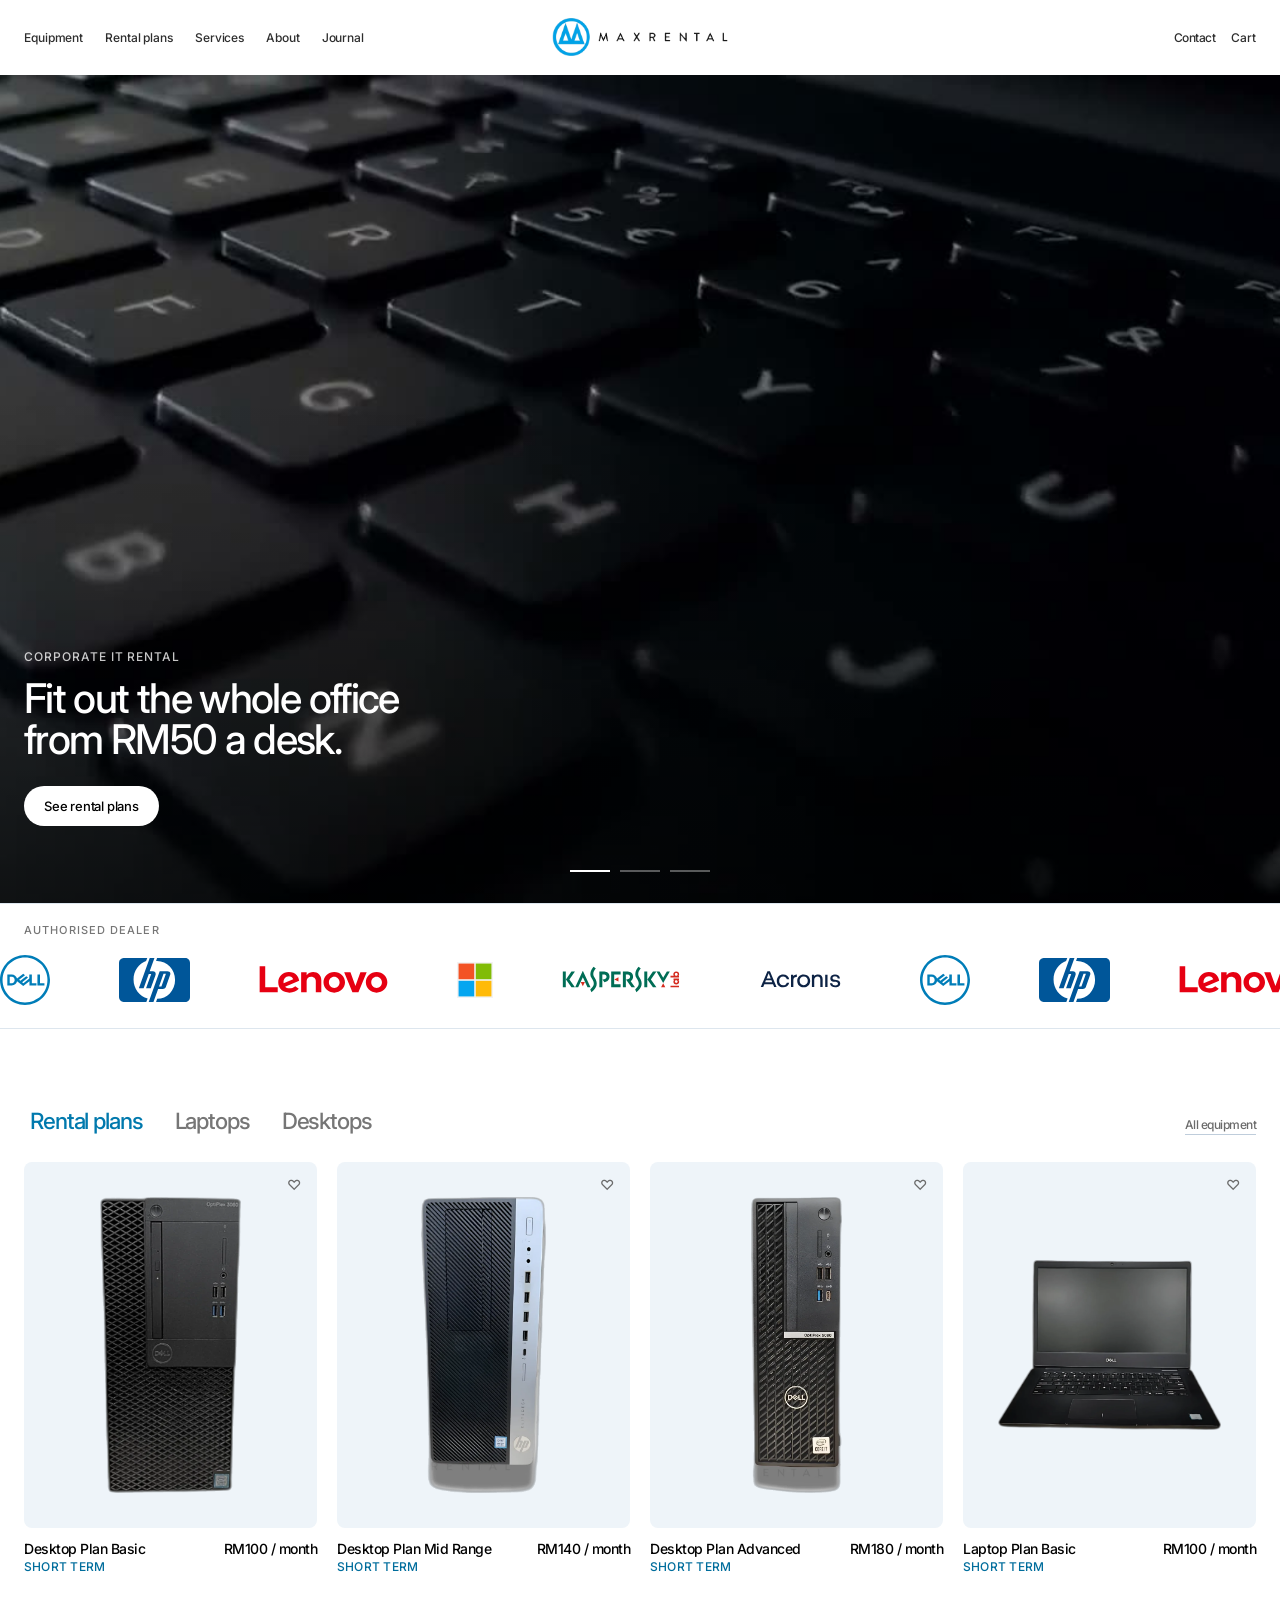
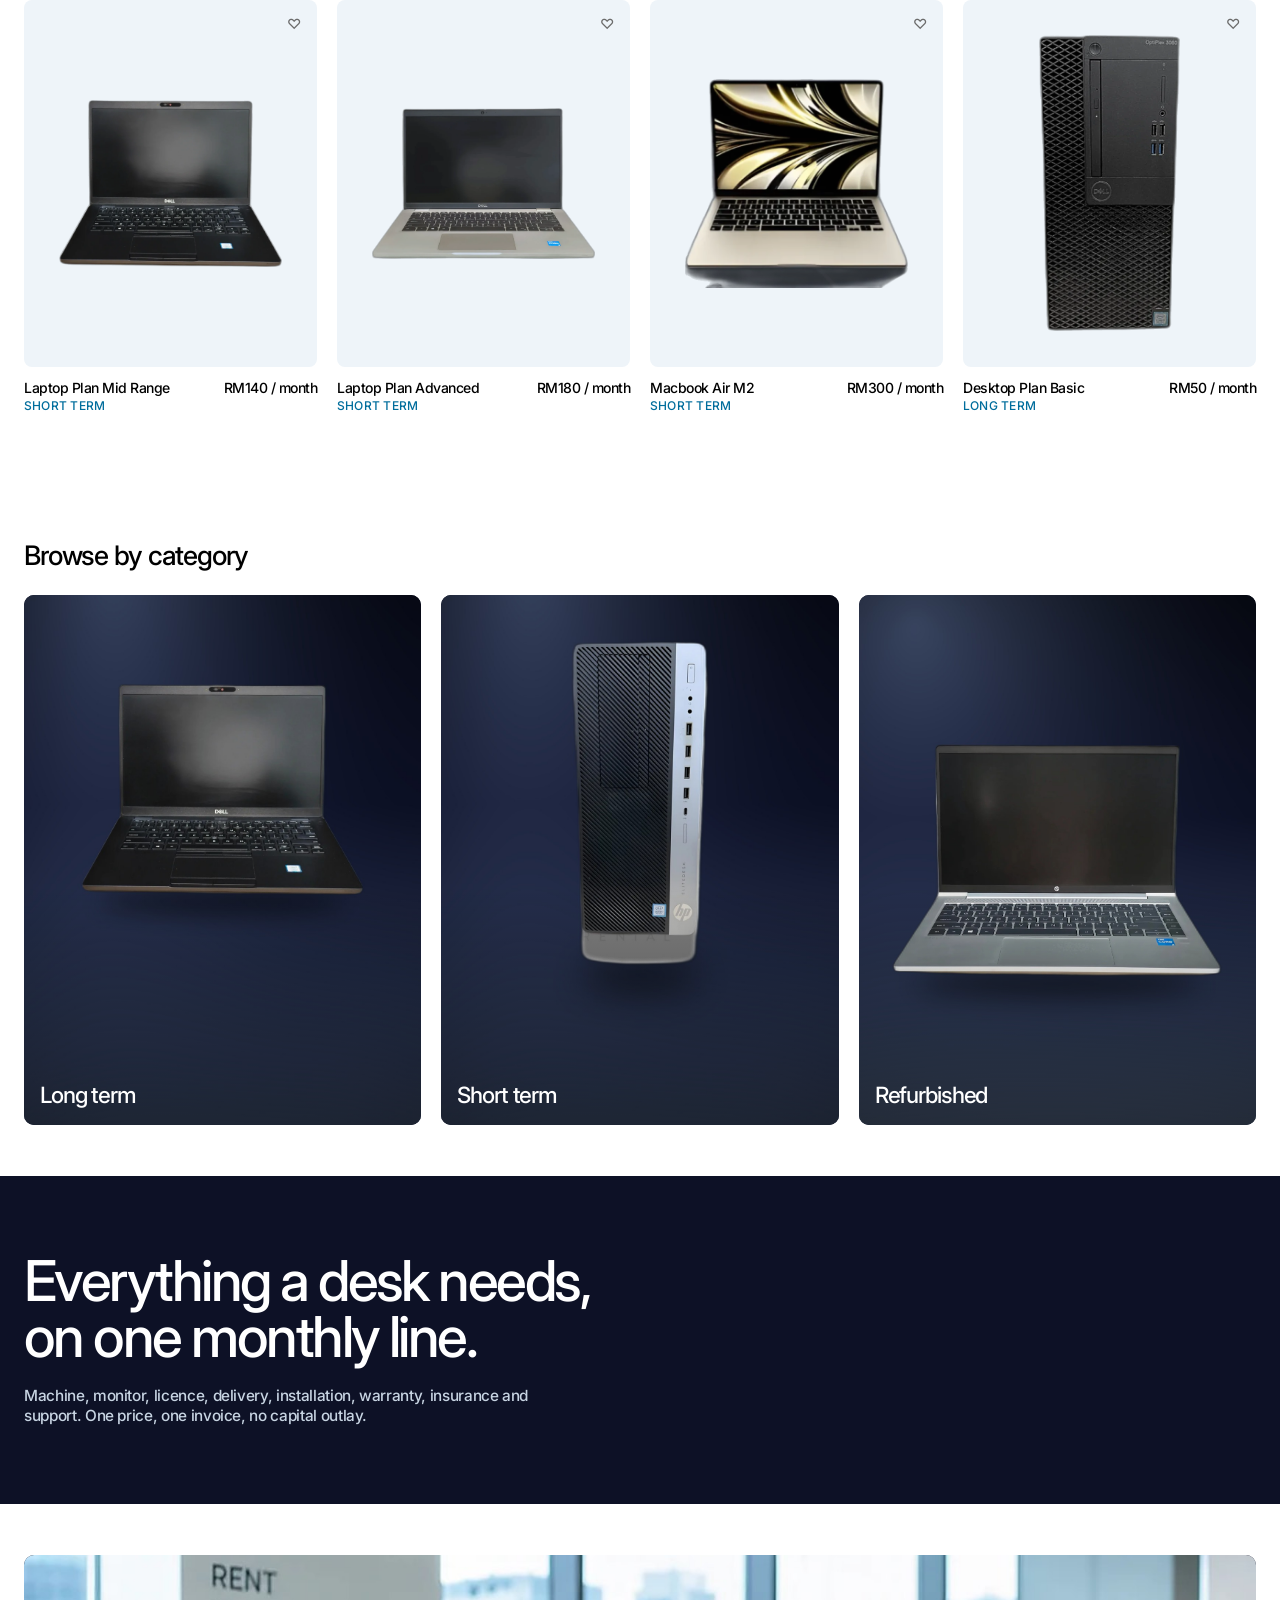
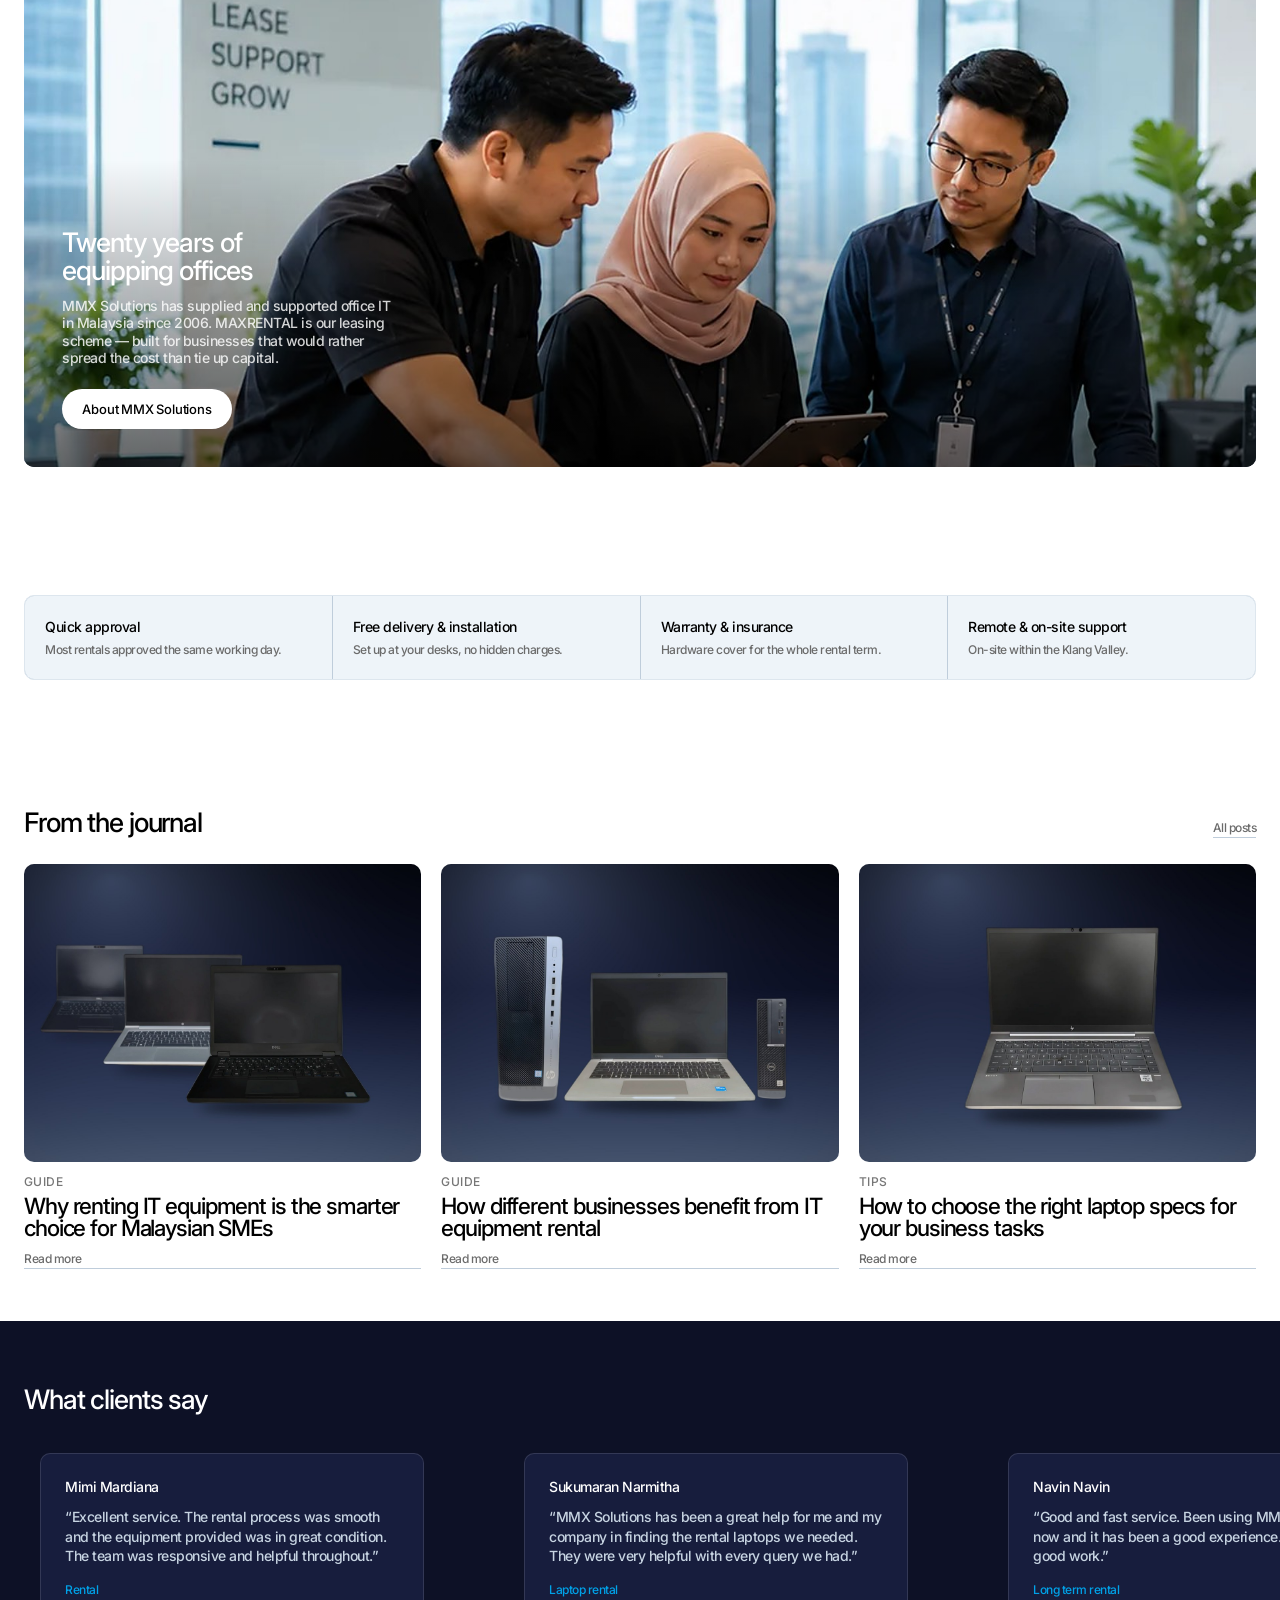
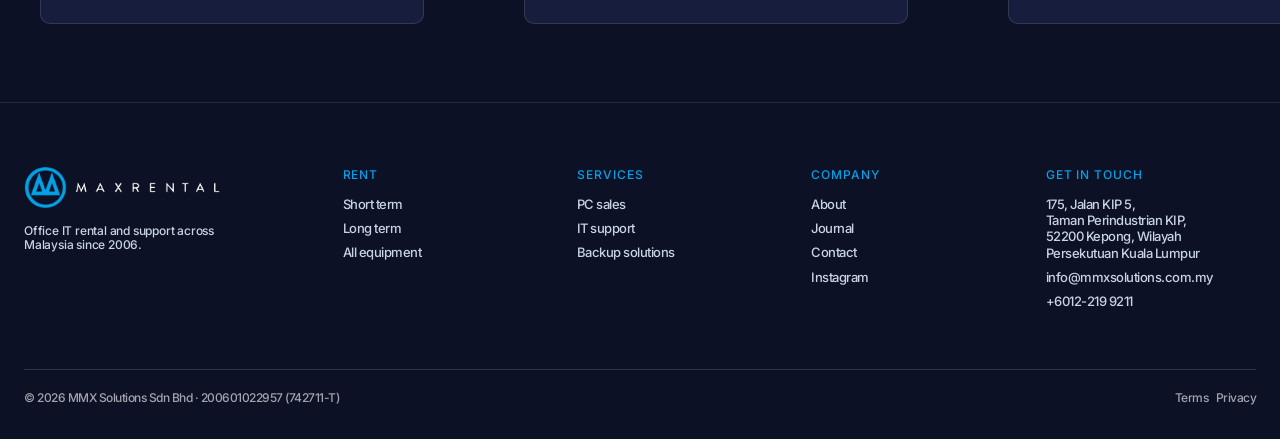
<file: index.html>
<!DOCTYPE html>
<html lang="en">
<head>
<meta charset="utf-8" />
<title>MAXRENTAL — Office IT rental in Malaysia</title>
<meta name="viewport" content="width=device-width, initial-scale=1, viewport-fit=cover" />
<meta name="description" content="Desktops and laptops for Malaysian offices from RM50 a month. Delivery, installation, warranty, insurance and support included. MMX Solutions Sdn Bhd, Kepong, since 2006." />
<meta name="theme-color" content="#ffffff" />
<meta property="og:title" content="MAXRENTAL — Office IT rental in Malaysia" />
<meta property="og:description" content="Desktops and laptops for Malaysian offices from RM50 a month. Delivery, installation, warranty, insurance and support included. MMX Solutions Sdn Bhd, Kepong, since 2006." />
<meta property="og:type" content="website" />
<link rel="preconnect" href="https://fonts.googleapis.com" />
<link rel="preconnect" href="https://fonts.gstatic.com" crossorigin />
<link rel="stylesheet" href="https://fonts.googleapis.com/css2?family=Inter:wght@400;500;600&display=swap" />
<link rel="stylesheet" href="css/app.css?v=1790255905" />
<link rel="icon" href="img/mark-512.png" />
</head>
<body>
  <header class="header">
    <div class="container header__inner">
      <nav class="nav">
        <a href="products.html">Equipment</a>
        <a href="short-term.html">Rental plans</a>
        <a href="services.html">Services</a>
        <a href="about.html">About</a>
        <a href="news.html">Journal</a>
      </nav>
      <button class="nav-toggle" type="button" aria-expanded="false">Menu</button>
      <a class="brand" href="index.html" aria-label="MAXRENTAL home">
        <img src="img/logo-ink.png" alt="MAXRENTAL" width="176" height="37" />
      </a>
      <div class="header__end">
        <a href="contact.html">Contact</a>
        <button class="header__cart" type="button" data-open-cart
                aria-haspopup="dialog" aria-expanded="false">Cart
          <span class="cart-badge" data-cart-count hidden>0</span>
        </button>
      </div>
    </div>
  </header>
  <main>
    <section class="hero" data-hero>

      <div class="hero__slide is-active" data-slide="0" aria-hidden="false">
        <video autoplay loop muted playsinline preload="auto" poster="video/hero-poster.jpg" data-wide="video/hero-product.mp4" data-wide-poster="video/hero-poster.jpg" data-tall="video/hero-product-tall.mp4" data-tall-poster="video/hero-poster-tall.jpg"></video>
        <div class="hero__scrim"></div>
        <div class="container hero__inner">
          <p class="hero__eyebrow">Corporate IT rental</p>
          <h1>Fit out the whole office from RM50 a desk.</h1>
          <div class="hero__actions">
            <a class="pill pill--light" href="short-term.html">See rental plans</a>
          </div>
        </div>
      </div>

      <div class="hero__slide hero__slide--light" data-slide="1" aria-hidden="true">
        <video autoplay loop muted playsinline preload="none" poster="video/hero-turntable-poster.jpg" data-wide="video/hero-turntable.mp4" data-wide-poster="video/hero-turntable-poster.jpg" data-tall="video/hero-turntable-tall.mp4" data-tall-poster="video/hero-turntable-poster-tall.jpg"></video>
        <div class="hero__scrim"></div>
        <div class="container hero__inner">
          <p class="hero__eyebrow">Dell, HP and Lenovo</p>
          <h1>Business machines, not consumer ones.</h1>
          <div class="hero__actions">
            <a class="pill pill--dark" href="products.html">Browse equipment</a>
          </div>
        </div>
      </div>

      <div class="hero__slide" data-slide="2" aria-hidden="true">
        <img src="img/editorial/hero-fleet.jpg" alt="" loading="lazy" />
        <div class="hero__scrim"></div>
        <div class="container hero__inner">
          <p class="hero__eyebrow">Ten desks or two hundred</p>
          <h1>Scale your fleet as fast as you hire.</h1>
          <div class="hero__actions">
            <a class="pill pill--light" href="contact.html">Talk to our team</a>
          </div>
        </div>
      </div>
      <div class="hero__dots" role="tablist" aria-label="Hero slides">
        <button type="button" class="hero__dot is-active" data-goto="0" role="tab" aria-selected="true" aria-label="Slide 1"><span class="hero__dot-fill"></span></button>
        <button type="button" class="hero__dot" data-goto="1" role="tab" aria-selected="false" aria-label="Slide 2"><span class="hero__dot-fill"></span></button>
        <button type="button" class="hero__dot" data-goto="2" role="tab" aria-selected="false" aria-label="Slide 3"><span class="hero__dot-fill"></span></button>
      </div>
    </section>

    <section class="marquee">
      <div class="container"><p class="marquee__label">Authorised dealer</p></div>
      <div class="marquee__track"><div class="marquee__set"><span><img src="img/brands/dell.svg" alt="Dell" height="50" /></span><span><img src="img/brands/hp.svg" alt="HP" height="44" /></span><span><img src="img/brands/lenovo.svg" alt="Lenovo" height="27" /></span><span><img src="img/brands/microsoft.svg" alt="Microsoft" height="36" /></span><span><img src="img/brands/kaspersky.svg" alt="Kaspersky" height="27" /></span><span><img src="img/brands/acronis.svg" alt="Acronis" height="27" /></span></div></div>
    </section>

    <section class="section container">
      <div class="section-head">
        <div class="tabs" data-tabs="home">
          <button type="button" data-tab="plans" aria-selected="true">Rental plans</button>
          <button type="button" data-tab="laptops" aria-selected="false">Laptops</button>
          <button type="button" data-tab="desktops" aria-selected="false">Desktops</button>
        </div>
        <a class="link-more" href="products.html">All equipment</a>
      </div>
      <div class="grid" data-tab-panel="plans" data-tabs-for="home">

          <a class="pcard reveal" data-reveal-delay="0" data-collection="short-term"
             href="product.html?model=desktop-rental-monthly-plan-basic">
            <div class="pcard__media">
              
              <button class="pcard__fav" type="button" data-fav="desktop-rental-monthly-plan-basic"
                      aria-pressed="false" aria-label="Save DESKTOP PLAN BASIC">&#9825;</button>
              <img class="is-base" src="img/tiles/dell-optiplex-3060-desktop-1.webp" alt="DESKTOP PLAN BASIC" loading="lazy" />
              <img class="is-hover" src="img/tiles/dell-optiplex-3060-desktop-2.webp" alt="" aria-hidden="true" loading="lazy" />
            </div>
            <div class="pcard__body">
              <span class="pcard__name">Desktop Plan Basic</span>
              <span class="pcard__price">RM100 / month</span>
              <span class="pcard__cat">Short term</span>
            </div>
          </a>

          <a class="pcard reveal" data-reveal-delay="60" data-collection="short-term"
             href="product.html?model=desktop-rental-monthly-plan-mid-range">
            <div class="pcard__media">
              
              <button class="pcard__fav" type="button" data-fav="desktop-rental-monthly-plan-mid-range"
                      aria-pressed="false" aria-label="Save DESKTOP PLAN MID RANGE">&#9825;</button>
              <img class="is-base" src="img/tiles/hp-elitedesk-800-g3-desktop-1.webp" alt="DESKTOP PLAN MID RANGE" loading="lazy" />
              <img class="is-hover" src="img/tiles/hp-elitedesk-800-g3-desktop-2.webp" alt="" aria-hidden="true" loading="lazy" />
            </div>
            <div class="pcard__body">
              <span class="pcard__name">Desktop Plan Mid Range</span>
              <span class="pcard__price">RM140 / month</span>
              <span class="pcard__cat">Short term</span>
            </div>
          </a>

          <a class="pcard reveal" data-reveal-delay="120" data-collection="short-term"
             href="product.html?model=desktop-rental-monthly-plan-advanced">
            <div class="pcard__media">
              
              <button class="pcard__fav" type="button" data-fav="desktop-rental-monthly-plan-advanced"
                      aria-pressed="false" aria-label="Save DESKTOP PLAN ADVANCED">&#9825;</button>
              <img class="is-base" src="img/tiles/dell-optiplex-5080sff-desktop-1.webp" alt="DESKTOP PLAN ADVANCED" loading="lazy" />
              <img class="is-hover" src="img/tiles/dell-optiplex-5080sff-desktop-2.webp" alt="" aria-hidden="true" loading="lazy" />
            </div>
            <div class="pcard__body">
              <span class="pcard__name">Desktop Plan Advanced</span>
              <span class="pcard__price">RM180 / month</span>
              <span class="pcard__cat">Short term</span>
            </div>
          </a>

          <a class="pcard reveal" data-reveal-delay="180" data-collection="short-term"
             href="product.html?model=laptop-rental-monthly-plan-basic">
            <div class="pcard__media">
              
              <button class="pcard__fav" type="button" data-fav="laptop-rental-monthly-plan-basic"
                      aria-pressed="false" aria-label="Save LAPTOP PLAN BASIC">&#9825;</button>
              <img class="is-base" src="img/tiles/dell-latitude-3400-laptop-1.webp" alt="LAPTOP PLAN BASIC" loading="lazy" />
              <img class="is-hover" src="img/tiles/dell-latitude-3400-laptop-2.webp" alt="" aria-hidden="true" loading="lazy" />
            </div>
            <div class="pcard__body">
              <span class="pcard__name">Laptop Plan Basic</span>
              <span class="pcard__price">RM100 / month</span>
              <span class="pcard__cat">Short term</span>
            </div>
          </a>

          <a class="pcard reveal" data-reveal-delay="0" data-collection="short-term"
             href="product.html?model=laptop-rental-monthly-plan-mid-range">
            <div class="pcard__media">
              
              <button class="pcard__fav" type="button" data-fav="laptop-rental-monthly-plan-mid-range"
                      aria-pressed="false" aria-label="Save LAPTOP PLAN MID RANGE">&#9825;</button>
              <img class="is-base" src="img/tiles/dell-latitude-5400-laptop-1.webp" alt="LAPTOP PLAN MID RANGE" loading="lazy" />
              <img class="is-hover" src="img/tiles/dell-latitude-5400-laptop-2.webp" alt="" aria-hidden="true" loading="lazy" />
            </div>
            <div class="pcard__body">
              <span class="pcard__name">Laptop Plan Mid Range</span>
              <span class="pcard__price">RM140 / month</span>
              <span class="pcard__cat">Short term</span>
            </div>
          </a>

          <a class="pcard reveal" data-reveal-delay="60" data-collection="short-term"
             href="product.html?model=laptop-rental-monthly-plan-advanced">
            <div class="pcard__media">
              
              <button class="pcard__fav" type="button" data-fav="laptop-rental-monthly-plan-advanced"
                      aria-pressed="false" aria-label="Save LAPTOP PLAN ADVANCED">&#9825;</button>
              <img class="is-base" src="img/tiles/dell-latitude-5420-laptop-1.webp" alt="LAPTOP PLAN ADVANCED" loading="lazy" />
              <img class="is-hover" src="img/tiles/dell-latitude-5420-laptop-2.webp" alt="" aria-hidden="true" loading="lazy" />
            </div>
            <div class="pcard__body">
              <span class="pcard__name">Laptop Plan Advanced</span>
              <span class="pcard__price">RM180 / month</span>
              <span class="pcard__cat">Short term</span>
            </div>
          </a>

          <a class="pcard reveal" data-reveal-delay="120" data-collection="short-term"
             href="product.html?model=apple-macbook-air-m2-short-rental-plan">
            <div class="pcard__media">
              
              <button class="pcard__fav" type="button" data-fav="apple-macbook-air-m2-short-rental-plan"
                      aria-pressed="false" aria-label="Save MACBOOK AIR M2">&#9825;</button>
              <img class="is-base" src="img/tiles/apple-macbook-air-m2-1.webp" alt="MACBOOK AIR M2" loading="lazy" />
              <img class="is-hover" src="img/tiles/apple-macbook-air-m2-1.webp" alt="" aria-hidden="true" loading="lazy" />
            </div>
            <div class="pcard__body">
              <span class="pcard__name">Macbook Air M2</span>
              <span class="pcard__price">RM300 / month</span>
              <span class="pcard__cat">Short term</span>
            </div>
          </a>

          <a class="pcard reveal" data-reveal-delay="180" data-collection="long-term"
             href="product.html?model=desktop-rental-plan">
            <div class="pcard__media">
              
              <button class="pcard__fav" type="button" data-fav="desktop-rental-plan"
                      aria-pressed="false" aria-label="Save DESKTOP PLAN BASIC">&#9825;</button>
              <img class="is-base" src="img/tiles/dell-optiplex-3060-desktop-1.webp" alt="DESKTOP PLAN BASIC" loading="lazy" />
              <img class="is-hover" src="img/tiles/dell-optiplex-3060-desktop-2.webp" alt="" aria-hidden="true" loading="lazy" />
            </div>
            <div class="pcard__body">
              <span class="pcard__name">Desktop Plan Basic</span>
              <span class="pcard__price">RM50 / month</span>
              <span class="pcard__cat">Long term</span>
            </div>
          </a>
      </div>
      <div class="grid" data-tab-panel="laptops" data-tabs-for="home" hidden>

          <a class="pcard reveal" data-reveal-delay="0" data-collection="new-laptop"
             href="product.html?model=hp-probook-440-g10-laptop">
            <div class="pcard__media">
              <span class="pcard__badge pcard__badge--sale">Sale</span>
              <button class="pcard__fav" type="button" data-fav="hp-probook-440-g10-laptop"
                      aria-pressed="false" aria-label="Save HP PROBOOK 440 G10">&#9825;</button>
              <img class="is-base" src="img/tiles/hp-probook-440-g10-laptop-1.webp" alt="HP PROBOOK 440 G10" loading="lazy" />
              <img class="is-hover" src="img/tiles/hp-probook-440-g10-laptop-2.webp" alt="" aria-hidden="true" loading="lazy" />
            </div>
            <div class="pcard__body">
              <span class="pcard__name">HP Probook 440 G10</span>
              <span class="pcard__price"><span class="pcard__was">RM4,000.00</span>RM3,500.00</span>
              <span class="pcard__cat">New laptop</span>
            </div>
          </a>

          <a class="pcard reveal" data-reveal-delay="60" data-collection="new-laptop"
             href="product.html?model=dell-latitude-3450-laptop">
            <div class="pcard__media">
              <span class="pcard__badge pcard__badge--sale">Sale</span>
              <button class="pcard__fav" type="button" data-fav="dell-latitude-3450-laptop"
                      aria-pressed="false" aria-label="Save DELL LATITUDE 3450">&#9825;</button>
              <img class="is-base" src="img/tiles/dell-latitude-3450-laptop-1.webp" alt="DELL LATITUDE 3450" loading="lazy" />
              <img class="is-hover" src="img/tiles/dell-latitude-3450-laptop-2.webp" alt="" aria-hidden="true" loading="lazy" />
            </div>
            <div class="pcard__body">
              <span class="pcard__name">Dell Latitude 3450</span>
              <span class="pcard__price"><span class="pcard__was">RM4,000.00</span>RM3,500.00</span>
              <span class="pcard__cat">New laptop</span>
            </div>
          </a>

          <a class="pcard reveal" data-reveal-delay="120" data-collection="new-laptop"
             href="product.html?model=dell-dc-15250-laptop">
            <div class="pcard__media">
              <span class="pcard__badge pcard__badge--sale">Sale</span>
              <button class="pcard__fav" type="button" data-fav="dell-dc-15250-laptop"
                      aria-pressed="false" aria-label="Save DELL DC 15250">&#9825;</button>
              <img class="is-base" src="img/tiles/dell-dc-15250-laptop-1.webp" alt="DELL DC 15250" loading="lazy" />
              <img class="is-hover" src="img/tiles/dell-dc-15250-laptop-2.webp" alt="" aria-hidden="true" loading="lazy" />
            </div>
            <div class="pcard__body">
              <span class="pcard__name">Dell Dc 15250</span>
              <span class="pcard__price"><span class="pcard__was">RM3,000.00</span>RM2,500.00</span>
              <span class="pcard__cat">New laptop</span>
            </div>
          </a>

          <a class="pcard reveal" data-reveal-delay="180" data-collection="ref-laptop"
             href="product.html?model=hp-zbook-14-g7-laptop">
            <div class="pcard__media">
              
              <button class="pcard__fav" type="button" data-fav="hp-zbook-14-g7-laptop"
                      aria-pressed="false" aria-label="Save HP ZBOOK 14 G7">&#9825;</button>
              <img class="is-base" src="img/tiles/hp-zbook-14-g7-laptop-1.webp" alt="HP ZBOOK 14 G7" loading="lazy" />
              <img class="is-hover" src="img/tiles/hp-zbook-14-g7-laptop-2.webp" alt="" aria-hidden="true" loading="lazy" />
            </div>
            <div class="pcard__body">
              <span class="pcard__name">HP Zbook 14 G7</span>
              <span class="pcard__price">RM2,000.00</span>
              <span class="pcard__cat">Refurbished laptop</span>
            </div>
          </a>

          <a class="pcard reveal" data-reveal-delay="0" data-collection="ref-laptop"
             href="product.html?model=hp-probook-450-g7-laptop">
            <div class="pcard__media">
              
              <button class="pcard__fav" type="button" data-fav="hp-probook-450-g7-laptop"
                      aria-pressed="false" aria-label="Save HP PROBOOK 450 G7">&#9825;</button>
              <img class="is-base" src="img/tiles/hp-probook-450-g7-laptop-1.webp" alt="HP PROBOOK 450 G7" loading="lazy" />
              <img class="is-hover" src="img/tiles/hp-probook-450-g7-laptop-2.webp" alt="" aria-hidden="true" loading="lazy" />
            </div>
            <div class="pcard__body">
              <span class="pcard__name">HP Probook 450 G7</span>
              <span class="pcard__price">RM1,900.00</span>
              <span class="pcard__cat">Refurbished laptop</span>
            </div>
          </a>

          <a class="pcard reveal" data-reveal-delay="60" data-collection="ref-laptop"
             href="product.html?model=hp-probook-440-g8-laptop">
            <div class="pcard__media">
              
              <button class="pcard__fav" type="button" data-fav="hp-probook-440-g8-laptop"
                      aria-pressed="false" aria-label="Save HP PROBOOK 440 G8">&#9825;</button>
              <img class="is-base" src="img/tiles/hp-probook-440-g8-laptop-1.webp" alt="HP PROBOOK 440 G8" loading="lazy" />
              <img class="is-hover" src="img/tiles/hp-probook-440-g8-laptop-2.webp" alt="" aria-hidden="true" loading="lazy" />
            </div>
            <div class="pcard__body">
              <span class="pcard__name">HP Probook 440 G8</span>
              <span class="pcard__price">RM1,900.00</span>
              <span class="pcard__cat">Refurbished laptop</span>
            </div>
          </a>

          <a class="pcard reveal" data-reveal-delay="120" data-collection="ref-laptop"
             href="product.html?model=dell-latitude-5420-laptop">
            <div class="pcard__media">
              
              <button class="pcard__fav" type="button" data-fav="dell-latitude-5420-laptop"
                      aria-pressed="false" aria-label="Save DELL LATITUDE 5420">&#9825;</button>
              <img class="is-base" src="img/tiles/dell-latitude-5420-laptop-1.webp" alt="DELL LATITUDE 5420" loading="lazy" />
              <img class="is-hover" src="img/tiles/dell-latitude-5420-laptop-2.webp" alt="" aria-hidden="true" loading="lazy" />
            </div>
            <div class="pcard__body">
              <span class="pcard__name">Dell Latitude 5420</span>
              <span class="pcard__price">RM1,900.00</span>
              <span class="pcard__cat">Refurbished laptop</span>
            </div>
          </a>

          <a class="pcard reveal" data-reveal-delay="180" data-collection="ref-laptop"
             href="product.html?model=dell-latitude-5400-laptop">
            <div class="pcard__media">
              
              <button class="pcard__fav" type="button" data-fav="dell-latitude-5400-laptop"
                      aria-pressed="false" aria-label="Save DELL LATITUDE 5400">&#9825;</button>
              <img class="is-base" src="img/tiles/dell-latitude-5400-laptop-1.webp" alt="DELL LATITUDE 5400" loading="lazy" />
              <img class="is-hover" src="img/tiles/dell-latitude-5400-laptop-2.webp" alt="" aria-hidden="true" loading="lazy" />
            </div>
            <div class="pcard__body">
              <span class="pcard__name">Dell Latitude 5400</span>
              <span class="pcard__price">RM1,500.00</span>
              <span class="pcard__cat">Refurbished laptop</span>
            </div>
          </a>
      </div>
      <div class="grid" data-tab-panel="desktops" data-tabs-for="home" hidden>

          <a class="pcard reveal" data-reveal-delay="0" data-collection="ref-desktop"
             href="product.html?model=dell-optiplex-5080sff-desktop">
            <div class="pcard__media">
              
              <button class="pcard__fav" type="button" data-fav="dell-optiplex-5080sff-desktop"
                      aria-pressed="false" aria-label="Save DELL OPTIPLEX 5080 SFF">&#9825;</button>
              <img class="is-base" src="img/tiles/dell-optiplex-5080sff-desktop-1.webp" alt="DELL OPTIPLEX 5080 SFF" loading="lazy" />
              <img class="is-hover" src="img/tiles/dell-optiplex-5080sff-desktop-2.webp" alt="" aria-hidden="true" loading="lazy" />
            </div>
            <div class="pcard__body">
              <span class="pcard__name">Dell Optiplex 5080 SFF</span>
              <span class="pcard__price">RM2,000.00</span>
              <span class="pcard__cat">Refurbished desktop</span>
            </div>
          </a>

          <a class="pcard reveal" data-reveal-delay="60" data-collection="ref-desktop"
             href="product.html?model=dell-optiplex-3060-desktop">
            <div class="pcard__media">
              
              <button class="pcard__fav" type="button" data-fav="dell-optiplex-3060-desktop"
                      aria-pressed="false" aria-label="Save DELL OPTIPLEX 3060">&#9825;</button>
              <img class="is-base" src="img/tiles/dell-optiplex-3060-desktop-1.webp" alt="DELL OPTIPLEX 3060" loading="lazy" />
              <img class="is-hover" src="img/tiles/dell-optiplex-3060-desktop-2.webp" alt="" aria-hidden="true" loading="lazy" />
            </div>
            <div class="pcard__body">
              <span class="pcard__name">Dell Optiplex 3060</span>
              <span class="pcard__price">RM1,500.00</span>
              <span class="pcard__cat">Refurbished desktop</span>
            </div>
          </a>

          <a class="pcard reveal" data-reveal-delay="120" data-collection="ref-desktop"
             href="product.html?model=hp-elitedesk-800-g3-desktop">
            <div class="pcard__media">
              <span class="pcard__badge pcard__badge--sale">Sale</span>
              <button class="pcard__fav" type="button" data-fav="hp-elitedesk-800-g3-desktop"
                      aria-pressed="false" aria-label="Save HP ELITEDESK 800 G3">&#9825;</button>
              <img class="is-base" src="img/tiles/hp-elitedesk-800-g3-desktop-1.webp" alt="HP ELITEDESK 800 G3" loading="lazy" />
              <img class="is-hover" src="img/tiles/hp-elitedesk-800-g3-desktop-2.webp" alt="" aria-hidden="true" loading="lazy" />
            </div>
            <div class="pcard__body">
              <span class="pcard__name">HP Elitedesk 800 G3</span>
              <span class="pcard__price"><span class="pcard__was">RM1,400.00</span>RM900.00</span>
              <span class="pcard__cat">Refurbished desktop</span>
            </div>
          </a>
      </div>
    </section>

    <section class="section--tight container">
      <div class="section-head"><h2>Browse by category</h2></div>
      <div class="grid grid--3">

          <a class="cat reveal" data-reveal-delay="0" href="products.html?c=long-term">
            <img src="img/stills/card-laptop-portrait.jpg" alt="Long term" loading="lazy" />
            <span class="cat__label">Long term</span>
          </a>

          <a class="cat reveal" data-reveal-delay="80" href="products.html?c=short-term">
            <img src="img/stills/card-tower-portrait.jpg" alt="Short term" loading="lazy" />
            <span class="cat__label">Short term</span>
          </a>

          <a class="cat reveal" data-reveal-delay="160" href="products.html?c=ref-laptop">
            <img src="img/stills/feature-laptop-square.jpg" alt="Refurbished" loading="lazy" />
            <span class="cat__label">Refurbished</span>
          </a>
      </div>
    </section>

    <section class="band-navy">
      <div class="container">
        <h2 class="statement reveal">Everything a desk needs, on one monthly line.</h2>
        <p class="t-lead reveal" data-reveal-delay="80" style="margin-top:20px;max-width:52ch">Machine, monitor, licence, delivery, installation, warranty, insurance and support. One price, one invoice, no capital outlay.</p>
      </div>
    </section>

    <section class="section--tight container">
      <div class="band reveal">
        <img src="img/editorial/band-team.jpg" alt="The MMX Solutions team preparing rental laptops in Kepong" />
        <div class="band__inner">
          <h2>Twenty years of equipping offices</h2>
          <p class="t-body">MMX Solutions has supplied and supported office IT in Malaysia since 2006. MAXRENTAL is our leasing scheme — built for businesses that would rather spread the cost than tie up capital.</p>
          <p style="margin-top:22px"><a class="pill pill--light" href="about.html">About MMX Solutions</a></p>
        </div>
      </div>
    </section>

    <section class="section container">
      <div class="trust">

          <div class="reveal" data-reveal-delay="0">
            <h4>Quick approval</h4>
            <p>Most rentals approved the same working day.</p>
          </div>

          <div class="reveal" data-reveal-delay="60">
            <h4>Free delivery &amp; installation</h4>
            <p>Set up at your desks, no hidden charges.</p>
          </div>

          <div class="reveal" data-reveal-delay="120">
            <h4>Warranty &amp; insurance</h4>
            <p>Hardware cover for the whole rental term.</p>
          </div>

          <div class="reveal" data-reveal-delay="180">
            <h4>Remote &amp; on-site support</h4>
            <p>On-site within the Klang Valley.</p>
          </div>
      </div>
    </section>

    <section class="section--tight container">
      <div class="section-head">
        <h2>From the journal</h2>
        <a class="link-more" href="news.html">All posts</a>
      </div>
      <div class="grid grid--3">

          <a class="post reveal" data-reveal-delay="0" href="news.html">
            <div class="post__media"><img src="img/editorial/journal-1.jpg" alt="" loading="lazy" /></div>
            <p class="post__tag">Guide</p>
            <h3>Why renting IT equipment is the smarter choice for Malaysian SMEs</h3>
            <p class="post__more link-more">Read more</p>
          </a>

          <a class="post reveal" data-reveal-delay="80" href="news.html">
            <div class="post__media"><img src="img/editorial/journal-2.jpg" alt="" loading="lazy" /></div>
            <p class="post__tag">Guide</p>
            <h3>How different businesses benefit from IT equipment rental</h3>
            <p class="post__more link-more">Read more</p>
          </a>

          <a class="post reveal" data-reveal-delay="160" href="news.html">
            <div class="post__media"><img src="img/editorial/journal-3.jpg" alt="" loading="lazy" /></div>
            <p class="post__tag">Tips</p>
            <h3>How to choose the right laptop specs for your business tasks</h3>
            <p class="post__more link-more">Read more</p>
          </a>
      </div>
    </section>

    <section class="quotes">
      <div class="container"><h2 style="margin-bottom:26px">What clients say</h2></div>
      <div class="quotes__track">
        <figure class="quote">
          <figcaption class="quote__who">Mimi Mardiana</figcaption>
          <p>&ldquo;Excellent service. The rental process was smooth and the equipment provided was in great condition. The team was responsive and helpful throughout.&rdquo;</p>
          <p class="quote__product">Rental</p>
        </figure>
        <figure class="quote">
          <figcaption class="quote__who">Sukumaran Narmitha</figcaption>
          <p>&ldquo;MMX Solutions has been a great help for me and my company in finding the rental laptops we needed. They were very helpful with every query we had.&rdquo;</p>
          <p class="quote__product">Laptop rental</p>
        </figure>
        <figure class="quote">
          <figcaption class="quote__who">Navin Navin</figcaption>
          <p>&ldquo;Good and fast service. Been using MMX for a year now and it has been a good experience. Keep up the good work.&rdquo;</p>
          <p class="quote__product">Long term rental</p>
        </figure>
        <figure class="quote">
          <figcaption class="quote__who">Xin Yeh Chen</figcaption>
          <p>&ldquo;Good renting experience. Fast, easy and secure. Easy to communicate and fast approval.&rdquo;</p>
          <p class="quote__product">Rental</p>
        </figure>
        <figure class="quote">
          <figcaption class="quote__who">Edmond Lang</figcaption>
          <p>&ldquo;Good service, speedy communication. Provide good Mac rental service.&rdquo;</p>
          <p class="quote__product">MacBook rental</p>
        </figure>
        <figure class="quote">
          <figcaption class="quote__who">Yuen Sook Ying</figcaption>
          <p>&ldquo;Great service and reasonable prices. Very satisfied with the overall experience.&rdquo;</p>
          <p class="quote__product">Rental</p>
        </figure>
        <figure class="quote">
          <figcaption class="quote__who">Mimi Mardiana</figcaption>
          <p>&ldquo;Excellent service. The rental process was smooth and the equipment provided was in great condition. The team was responsive and helpful throughout.&rdquo;</p>
          <p class="quote__product">Rental</p>
        </figure>
        <figure class="quote">
          <figcaption class="quote__who">Sukumaran Narmitha</figcaption>
          <p>&ldquo;MMX Solutions has been a great help for me and my company in finding the rental laptops we needed. They were very helpful with every query we had.&rdquo;</p>
          <p class="quote__product">Laptop rental</p>
        </figure>
        <figure class="quote">
          <figcaption class="quote__who">Navin Navin</figcaption>
          <p>&ldquo;Good and fast service. Been using MMX for a year now and it has been a good experience. Keep up the good work.&rdquo;</p>
          <p class="quote__product">Long term rental</p>
        </figure>
        <figure class="quote">
          <figcaption class="quote__who">Xin Yeh Chen</figcaption>
          <p>&ldquo;Good renting experience. Fast, easy and secure. Easy to communicate and fast approval.&rdquo;</p>
          <p class="quote__product">Rental</p>
        </figure>
        <figure class="quote">
          <figcaption class="quote__who">Edmond Lang</figcaption>
          <p>&ldquo;Good service, speedy communication. Provide good Mac rental service.&rdquo;</p>
          <p class="quote__product">MacBook rental</p>
        </figure>
        <figure class="quote">
          <figcaption class="quote__who">Yuen Sook Ying</figcaption>
          <p>&ldquo;Great service and reasonable prices. Very satisfied with the overall experience.&rdquo;</p>
          <p class="quote__product">Rental</p>
        </figure></div>
    </section>

  </main>
  <footer class="footer">
    <div class="container">
      <div class="footer__grid">
        <div>
          <img src="img/logo-white.png" alt="MAXRENTAL" width="196" height="41"
               style="margin-bottom:16px" />
          <p class="t-meta" style="max-width:30ch">
            Office IT rental and support across Malaysia since 2006.
          </p>
        </div>
        <div>
          <h4>Rent</h4>
          <ul>
            <li><a href="short-term.html">Short term</a></li>
            <li><a href="long-term.html">Long term</a></li>
            <li><a href="products.html">All equipment</a></li>
          </ul>
        </div>
        <div>
          <h4>Services</h4>
          <ul>
            <li><a href="services.html">PC sales</a></li>
            <li><a href="services.html">IT support</a></li>
            <li><a href="services.html">Backup solutions</a></li>
          </ul>
        </div>
        <div>
          <h4>Company</h4>
          <ul>
            <li><a href="about.html">About</a></li>
            <li><a href="news.html">Journal</a></li>
            <li><a href="contact.html">Contact</a></li>
            <li><a href="https://www.instagram.com/maxrental.my/" target="_blank" rel="noopener noreferrer">Instagram</a></li>
          </ul>
        </div>
        <div>
          <h4>Get in touch</h4>
          <ul>
            <li>175, Jalan KIP 5,<br />Taman Perindustrian KIP,<br />52200 Kepong, Wilayah Persekutuan Kuala Lumpur</li>
            <li><a href="mailto:info@mmxsolutions.com.my">info@mmxsolutions.com.my</a></li>
            <li><a href="tel:+60122199211">+6012-219 9211</a></li>
          </ul>
        </div>
      </div>
      <div class="footer__legal">
        <span>&copy; 2026 MMX Solutions Sdn Bhd &middot; 200601022957 (742711-T)</span>
        <span>
          <a href="terms.html">Terms</a> &nbsp;
          <a href="privacy.html">Privacy</a>
        </span>
      </div>
    </div>
  </footer>
  <div class="cart" data-cart-drawer hidden>
    <div class="cart__scrim" data-close-cart></div>
    <aside class="cart__panel" role="dialog" aria-modal="true" aria-label="Cart">
      <header class="cart__head">
        <h2 class="cart__title">Cart</h2>
        <button class="cart__x" type="button" data-close-cart aria-label="Close">&times;</button>
      </header>

      <div class="cart__body" data-cart-body></div>

      <footer class="cart__foot" data-cart-foot hidden>
        <div class="cart__sum" data-sum-rent hidden>
          <span>Monthly rental</span>
          <strong data-cart-rent>RM0</strong>
        </div>
        <div class="cart__sum" data-sum-buy hidden>
          <span>One-off purchase</span>
          <strong data-cart-buy>RM0</strong>
        </div>
        <p class="cart__note">
          Rental prices are per desk, per month. Delivery and installation included.
        </p>
        <a class="pill cart__cta" href="checkout.html">Checkout</a>
        <button class="cart__clear" type="button" data-clear-cart>Clear cart</button>
      </footer>
    </aside>
  </div>
  <script src="js/products.js?v=1790255905"></script>
  <script>window.MR_PLAN_IMAGE = {"desktop-rental-plan": "dell-optiplex-3060-desktop", "desktop-rental-monthly-plan-basic": "dell-optiplex-3060-desktop", "desktop-rental-monthly-plan-mid-range": "hp-elitedesk-800-g3-desktop", "desktop-rental-monthly-plan-mid-range-2": "hp-elitedesk-800-g3-desktop", "desktop-rental-monthly-plan-advanced": "dell-optiplex-5080sff-desktop", "desktop-rental-monthly-plan-advanced-2": "dell-optiplex-5080sff-desktop", "laptop-rental-monthly-plan-basic": "dell-latitude-3400-laptop", "laptop-rental-monthly-plan-basic-2": "dell-latitude-3400-laptop", "laptop-rental-monthly-plan-mid-range": "dell-latitude-5400-laptop", "laptop-rental-monthly-plan-mid-range-2": "dell-latitude-5400-laptop", "laptop-rental-monthly-plan-advanced": "dell-latitude-5420-laptop", "laptop-rental-monthly-plan-advanced-2": "dell-latitude-5420-laptop", "apple-macbook-air-m2-short-rental-plan": "apple-macbook-air-m2", "laptop-rental-plan-macbook": "apple-macbook-air-m2"};</script>
  <script src="js/app.js?v=1790255905"></script>
</body>
</html>
</file>
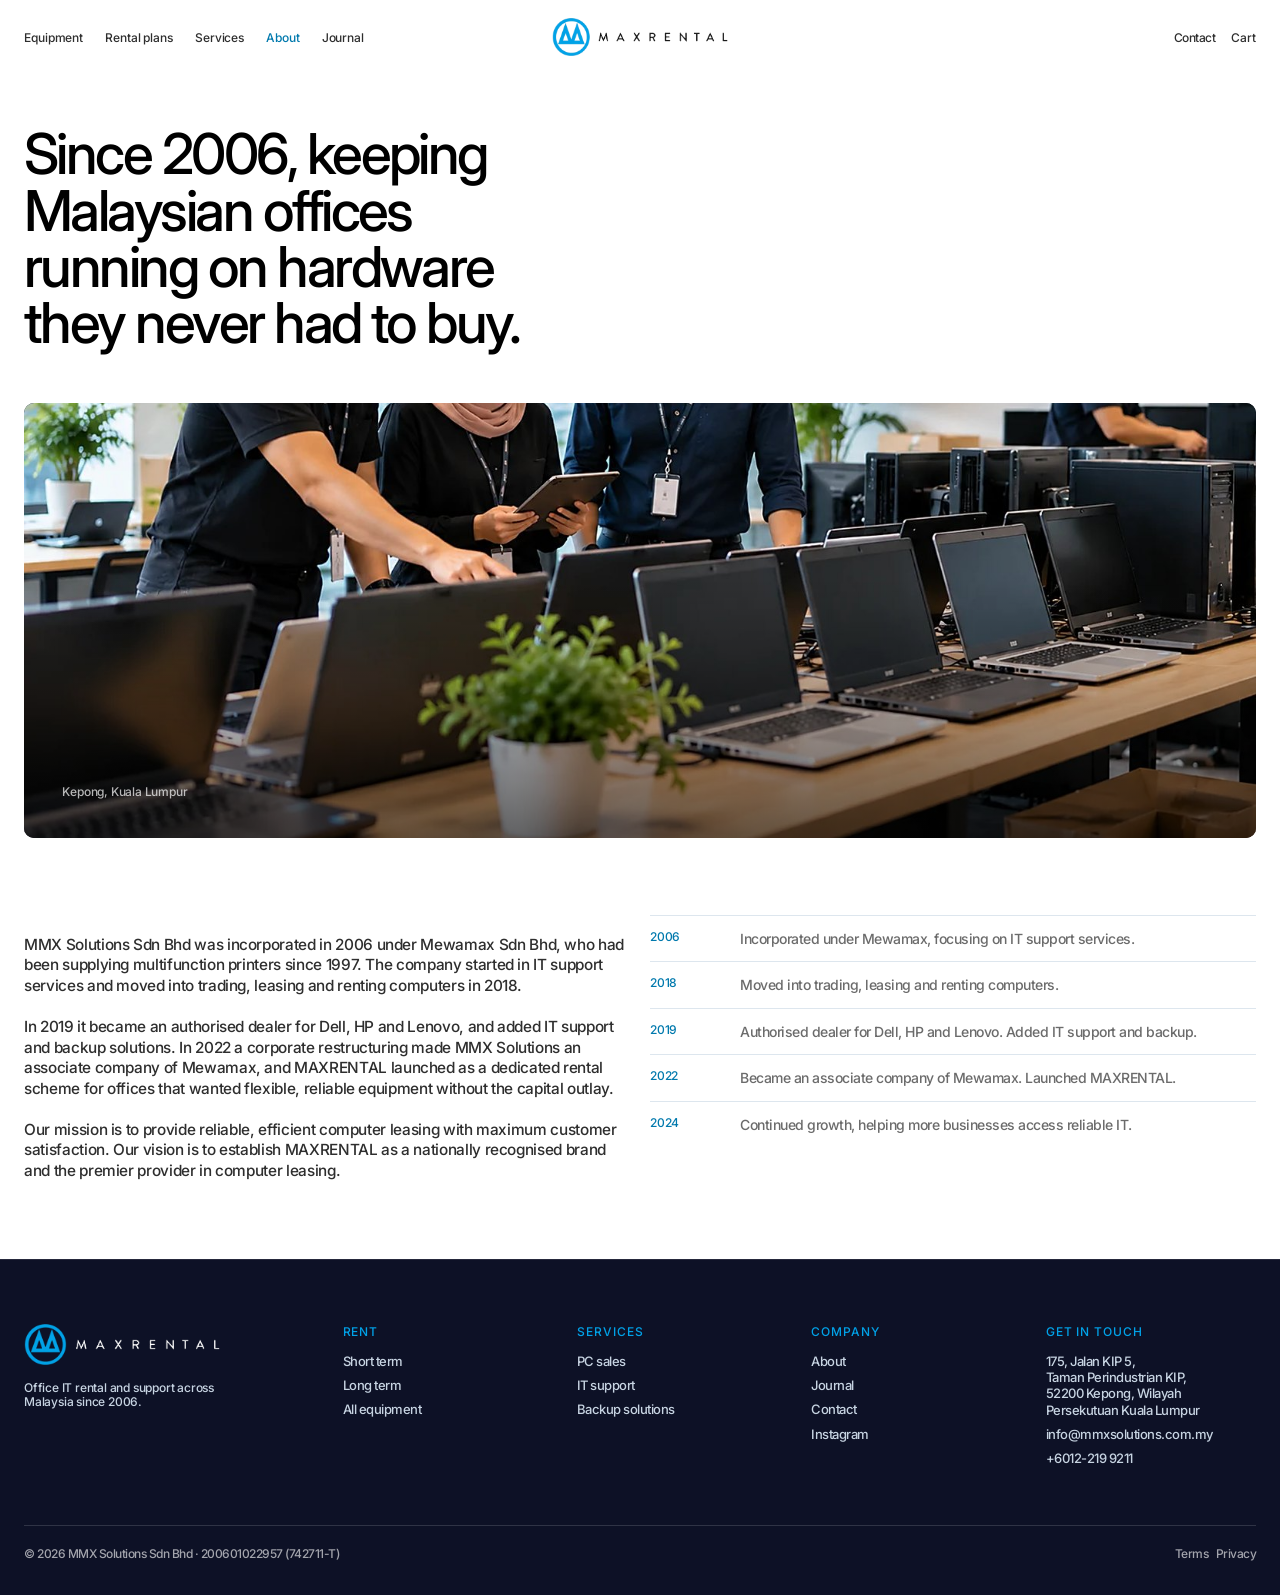
<file: about.html>
<!DOCTYPE html>
<html lang="en">
<head>
<meta charset="utf-8" />
<title>About — MMX Solutions Sdn Bhd</title>
<meta name="viewport" content="width=device-width, initial-scale=1, viewport-fit=cover" />
<meta name="description" content="MMX Solutions has supplied and supported office IT in Malaysia since 2006." />
<meta name="theme-color" content="#ffffff" />
<meta property="og:title" content="About — MMX Solutions Sdn Bhd" />
<meta property="og:description" content="MMX Solutions has supplied and supported office IT in Malaysia since 2006." />
<meta property="og:type" content="website" />
<link rel="preconnect" href="https://fonts.googleapis.com" />
<link rel="preconnect" href="https://fonts.gstatic.com" crossorigin />
<link rel="stylesheet" href="https://fonts.googleapis.com/css2?family=Inter:wght@400;500;600&display=swap" />
<link rel="stylesheet" href="css/app.css?v=1790255905" />
<link rel="icon" href="img/mark-512.png" />
</head>
<body>
  <header class="header">
    <div class="container header__inner">
      <nav class="nav">
        <a href="products.html">Equipment</a>
        <a href="short-term.html">Rental plans</a>
        <a href="services.html">Services</a>
        <a href="about.html" aria-current="page">About</a>
        <a href="news.html">Journal</a>
      </nav>
      <button class="nav-toggle" type="button" aria-expanded="false">Menu</button>
      <a class="brand" href="index.html" aria-label="MAXRENTAL home">
        <img src="img/logo-ink.png" alt="MAXRENTAL" width="176" height="37" />
      </a>
      <div class="header__end">
        <a href="contact.html">Contact</a>
        <button class="header__cart" type="button" data-open-cart
                aria-haspopup="dialog" aria-expanded="false">Cart
          <span class="cart-badge" data-cart-count hidden>0</span>
        </button>
      </div>
    </div>
  </header>
  <main>
    <section class="section--tight container">
      <h1 class="statement reveal" style="max-width:20ch">Since 2006, keeping Malaysian offices running on hardware they never had to buy.</h1>
    </section>

    <section class="container">
      <div class="band reveal" style="min-height:clamp(280px,34vw,460px)">
        <img src="img/editorial/premises-wide.jpg" alt="MMX Solutions, Kepong" />
        <div class="band__inner">
          <p class="t-meta" style="color:rgba(255,255,255,.7)">Kepong, Kuala Lumpur</p>
        </div>
      </div>
    </section>

    <section class="section container">
      <div class="grid grid--2" style="align-items:start">
        <div>
        <p class="t-lead reveal" data-reveal-delay="0" style="margin-top:20px">MMX Solutions Sdn Bhd was incorporated in 2006 under Mewamax Sdn Bhd, who had been supplying multifunction printers since 1997. The company started in IT support services and moved into trading, leasing and renting computers in 2018.</p>
        <p class="t-lead reveal" data-reveal-delay="60" style="margin-top:20px">In 2019 it became an authorised dealer for Dell, HP and Lenovo, and added IT support and backup solutions. In 2022 a corporate restructuring made MMX Solutions an associate company of Mewamax, and MAXRENTAL launched as a dedicated rental scheme for offices that wanted flexible, reliable equipment without the capital outlay.</p>
        <p class="t-lead reveal" data-reveal-delay="120" style="margin-top:20px">Our mission is to provide reliable, efficient computer leasing with maximum customer satisfaction. Our vision is to establish MAXRENTAL as a nationally recognised brand and the premier provider in computer leasing.</p>
        </div>
        <div>

          <div class="reveal" data-reveal-delay="0"
               style="display:grid;grid-template-columns:72px 1fr;gap:18px;padding:14px 0;border-top:1px solid var(--rule)">
            <span class="t-meta" style="color:var(--accent-deep)">2006</span>
            <span class="t-body grey">Incorporated under Mewamax, focusing on IT support services.</span>
          </div>

          <div class="reveal" data-reveal-delay="50"
               style="display:grid;grid-template-columns:72px 1fr;gap:18px;padding:14px 0;border-top:1px solid var(--rule)">
            <span class="t-meta" style="color:var(--accent-deep)">2018</span>
            <span class="t-body grey">Moved into trading, leasing and renting computers.</span>
          </div>

          <div class="reveal" data-reveal-delay="100"
               style="display:grid;grid-template-columns:72px 1fr;gap:18px;padding:14px 0;border-top:1px solid var(--rule)">
            <span class="t-meta" style="color:var(--accent-deep)">2019</span>
            <span class="t-body grey">Authorised dealer for Dell, HP and Lenovo. Added IT support and backup.</span>
          </div>

          <div class="reveal" data-reveal-delay="150"
               style="display:grid;grid-template-columns:72px 1fr;gap:18px;padding:14px 0;border-top:1px solid var(--rule)">
            <span class="t-meta" style="color:var(--accent-deep)">2022</span>
            <span class="t-body grey">Became an associate company of Mewamax. Launched MAXRENTAL.</span>
          </div>

          <div class="reveal" data-reveal-delay="200"
               style="display:grid;grid-template-columns:72px 1fr;gap:18px;padding:14px 0;border-top:1px solid var(--rule)">
            <span class="t-meta" style="color:var(--accent-deep)">2024</span>
            <span class="t-body grey">Continued growth, helping more businesses access reliable IT.</span>
          </div>
        </div>
      </div>
    </section>

  </main>
  <footer class="footer">
    <div class="container">
      <div class="footer__grid">
        <div>
          <img src="img/logo-white.png" alt="MAXRENTAL" width="196" height="41"
               style="margin-bottom:16px" />
          <p class="t-meta" style="max-width:30ch">
            Office IT rental and support across Malaysia since 2006.
          </p>
        </div>
        <div>
          <h4>Rent</h4>
          <ul>
            <li><a href="short-term.html">Short term</a></li>
            <li><a href="long-term.html">Long term</a></li>
            <li><a href="products.html">All equipment</a></li>
          </ul>
        </div>
        <div>
          <h4>Services</h4>
          <ul>
            <li><a href="services.html">PC sales</a></li>
            <li><a href="services.html">IT support</a></li>
            <li><a href="services.html">Backup solutions</a></li>
          </ul>
        </div>
        <div>
          <h4>Company</h4>
          <ul>
            <li><a href="about.html">About</a></li>
            <li><a href="news.html">Journal</a></li>
            <li><a href="contact.html">Contact</a></li>
            <li><a href="https://www.instagram.com/maxrental.my/" target="_blank" rel="noopener noreferrer">Instagram</a></li>
          </ul>
        </div>
        <div>
          <h4>Get in touch</h4>
          <ul>
            <li>175, Jalan KIP 5,<br />Taman Perindustrian KIP,<br />52200 Kepong, Wilayah Persekutuan Kuala Lumpur</li>
            <li><a href="mailto:info@mmxsolutions.com.my">info@mmxsolutions.com.my</a></li>
            <li><a href="tel:+60122199211">+6012-219 9211</a></li>
          </ul>
        </div>
      </div>
      <div class="footer__legal">
        <span>&copy; 2026 MMX Solutions Sdn Bhd &middot; 200601022957 (742711-T)</span>
        <span>
          <a href="terms.html">Terms</a> &nbsp;
          <a href="privacy.html">Privacy</a>
        </span>
      </div>
    </div>
  </footer>
  <div class="cart" data-cart-drawer hidden>
    <div class="cart__scrim" data-close-cart></div>
    <aside class="cart__panel" role="dialog" aria-modal="true" aria-label="Cart">
      <header class="cart__head">
        <h2 class="cart__title">Cart</h2>
        <button class="cart__x" type="button" data-close-cart aria-label="Close">&times;</button>
      </header>

      <div class="cart__body" data-cart-body></div>

      <footer class="cart__foot" data-cart-foot hidden>
        <div class="cart__sum" data-sum-rent hidden>
          <span>Monthly rental</span>
          <strong data-cart-rent>RM0</strong>
        </div>
        <div class="cart__sum" data-sum-buy hidden>
          <span>One-off purchase</span>
          <strong data-cart-buy>RM0</strong>
        </div>
        <p class="cart__note">
          Rental prices are per desk, per month. Delivery and installation included.
        </p>
        <a class="pill cart__cta" href="checkout.html">Checkout</a>
        <button class="cart__clear" type="button" data-clear-cart>Clear cart</button>
      </footer>
    </aside>
  </div>
  <script src="js/products.js?v=1790255905"></script>
  <script>window.MR_PLAN_IMAGE = {"desktop-rental-plan": "dell-optiplex-3060-desktop", "desktop-rental-monthly-plan-basic": "dell-optiplex-3060-desktop", "desktop-rental-monthly-plan-mid-range": "hp-elitedesk-800-g3-desktop", "desktop-rental-monthly-plan-mid-range-2": "hp-elitedesk-800-g3-desktop", "desktop-rental-monthly-plan-advanced": "dell-optiplex-5080sff-desktop", "desktop-rental-monthly-plan-advanced-2": "dell-optiplex-5080sff-desktop", "laptop-rental-monthly-plan-basic": "dell-latitude-3400-laptop", "laptop-rental-monthly-plan-basic-2": "dell-latitude-3400-laptop", "laptop-rental-monthly-plan-mid-range": "dell-latitude-5400-laptop", "laptop-rental-monthly-plan-mid-range-2": "dell-latitude-5400-laptop", "laptop-rental-monthly-plan-advanced": "dell-latitude-5420-laptop", "laptop-rental-monthly-plan-advanced-2": "dell-latitude-5420-laptop", "apple-macbook-air-m2-short-rental-plan": "apple-macbook-air-m2", "laptop-rental-plan-macbook": "apple-macbook-air-m2"};</script>
  <script src="js/app.js?v=1790255905"></script>
</body>
</html>
</file>
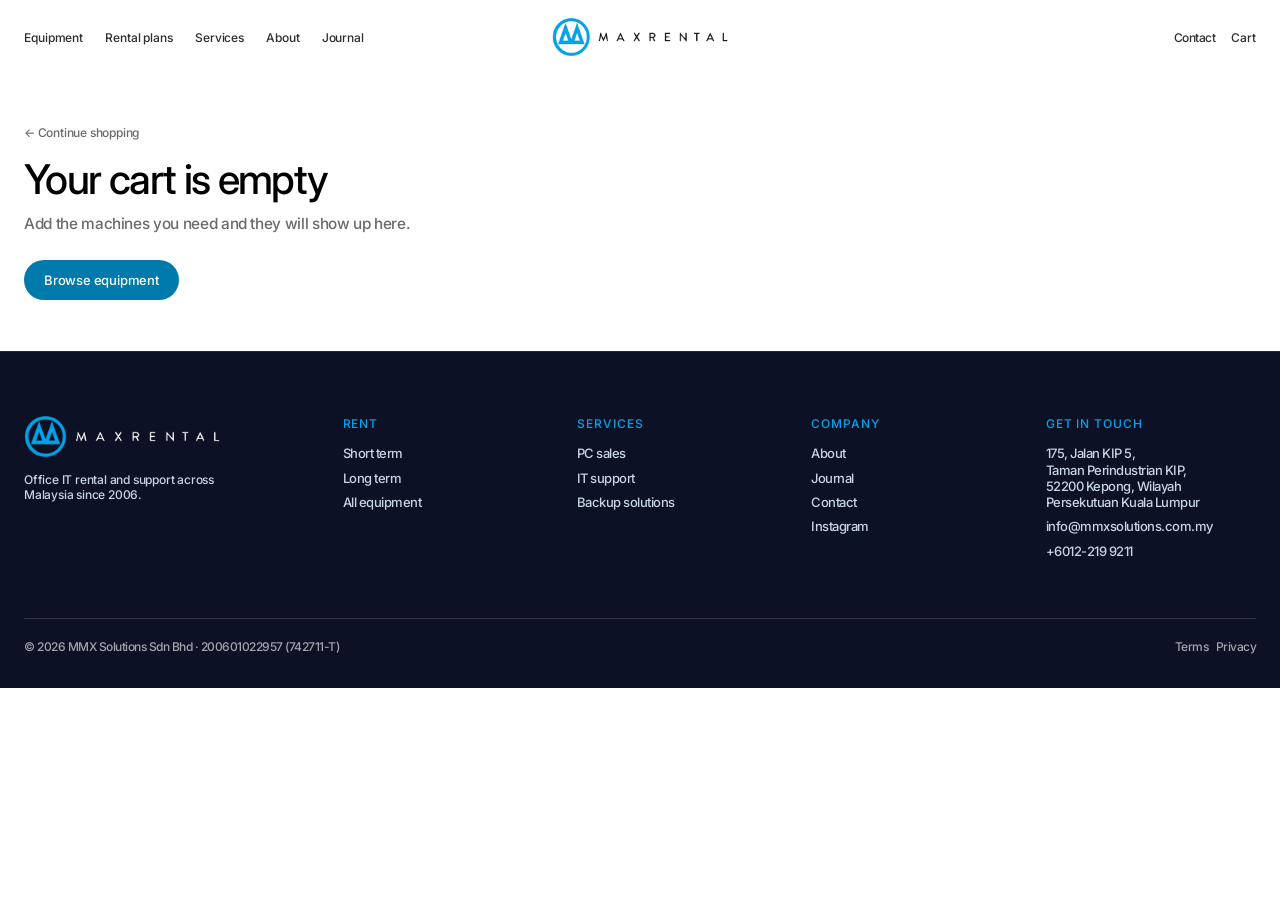
<file: checkout.html>
<!DOCTYPE html>
<html lang="en">
<head>
<meta charset="utf-8" />
<title>Checkout — MAXRENTAL</title>
<meta name="viewport" content="width=device-width, initial-scale=1, viewport-fit=cover" />
<meta name="description" content="Confirm your MAXRENTAL order: delivery details, rental term and totals." />
<meta name="theme-color" content="#ffffff" />
<meta property="og:title" content="Checkout — MAXRENTAL" />
<meta property="og:description" content="Confirm your MAXRENTAL order: delivery details, rental term and totals." />
<meta property="og:type" content="website" />
<link rel="preconnect" href="https://fonts.googleapis.com" />
<link rel="preconnect" href="https://fonts.gstatic.com" crossorigin />
<link rel="stylesheet" href="https://fonts.googleapis.com/css2?family=Inter:wght@400;500;600&display=swap" />
<link rel="stylesheet" href="css/app.css?v=1790255905" />
<link rel="icon" href="img/mark-512.png" />
</head>
<body>
  <header class="header">
    <div class="container header__inner">
      <nav class="nav">
        <a href="products.html">Equipment</a>
        <a href="short-term.html">Rental plans</a>
        <a href="services.html">Services</a>
        <a href="about.html">About</a>
        <a href="news.html">Journal</a>
      </nav>
      <button class="nav-toggle" type="button" aria-expanded="false">Menu</button>
      <a class="brand" href="index.html" aria-label="MAXRENTAL home">
        <img src="img/logo-ink.png" alt="MAXRENTAL" width="176" height="37" />
      </a>
      <div class="header__end">
        <a href="contact.html">Contact</a>
        <button class="header__cart" type="button" data-open-cart
                aria-haspopup="dialog" aria-expanded="false">Cart
          <span class="cart-badge" data-cart-count hidden>0</span>
        </button>
      </div>
    </div>
  </header>
  <main>
    <section class="section--tight container">
      <p class="t-meta"><a href="products.html">&larr; Continue shopping</a></p>

      <div data-checkout-empty hidden>
        <h1 style="margin-top:18px">Your cart is empty</h1>
        <p class="t-lead grey" style="margin-top:14px;max-width:44ch">
          Add the machines you need and they will show up here.
        </p>
        <p style="margin-top:26px"><a class="pill" href="products.html">Browse equipment</a></p>
      </div>

      <div data-checkout-done hidden class="done">
        <h1>Order received</h1>
        <p class="t-lead grey" style="margin-top:14px">
          Thank you. We will confirm availability and send an invoice within one
          working day. Nothing has been charged.
        </p>
        <p class="done__ref">Reference <strong data-order-ref></strong></p>
        <p class="t-body grey" style="margin-top:22px">
          Questions in the meantime? WhatsApp 012-457 9211 or email
          <a href="mailto:info@mmxsolutions.com.my">info@mmxsolutions.com.my</a>.
        </p>
        <p style="margin-top:26px"><a class="pill" href="index.html">Back to the site</a></p>
      </div>

      <div data-checkout-main hidden>
        <h1 style="margin-top:18px">Checkout</h1>

        <div class="checkout">
          <form data-checkout-form novalidate>
            <fieldset class="fieldset">
              <div class="fieldset__head"><h2>Your details</h2><span class="fieldset__step">Step 1 of 3</span></div>
              <label class="field"><span>Full name</span>
                <input type="text" name="name" autocomplete="name" required /></label>
              <div class="field__row">
                <label class="field"><span>Work email</span>
                  <input type="email" name="email" autocomplete="email" required /></label>
                <label class="field"><span>Phone</span>
                  <input type="tel" name="phone" autocomplete="tel" required /></label>
              </div>
              <div class="field__row">
                <label class="field"><span>Company</span>
                  <input type="text" name="company" autocomplete="organization" required /></label>
                <label class="field"><span>Company registration no. <span class="grey">(optional)</span></span>
                  <input type="text" name="ssm" /></label>
              </div>
            </fieldset>

            <fieldset class="fieldset">
              <div class="fieldset__head"><h2>Delivery</h2><span class="fieldset__step">Step 2 of 3</span></div>
              <label class="field"><span>Address</span>
                <input type="text" name="addr1" autocomplete="address-line1" required /></label>
              <label class="field"><span>Address line 2 <span class="grey">(optional)</span></span>
                <input type="text" name="addr2" autocomplete="address-line2" /></label>
              <div class="field__row">
                <label class="field"><span>Postcode</span>
                  <input type="text" name="post" inputmode="numeric" autocomplete="postal-code"
                         pattern="[0-9]{5}" required /></label>
                <label class="field"><span>City</span>
                  <input type="text" name="city" autocomplete="address-level2" required /></label>
              </div>
              <label class="field"><span>State</span>
                <select name="state" required>
                  <option value="">Select a state</option>
              <option>Johor</option>
              <option>Kedah</option>
              <option>Kelantan</option>
              <option>Melaka</option>
              <option>Negeri Sembilan</option>
              <option>Pahang</option>
              <option>Perak</option>
              <option>Perlis</option>
              <option>Pulau Pinang</option>
              <option>Sabah</option>
              <option>Sarawak</option>
              <option>Selangor</option>
              <option>Terengganu</option>
              <option>W.P. Kuala Lumpur</option>
              <option>W.P. Labuan</option>
              <option>W.P. Putrajaya</option>
                </select></label>
              <label class="field"><span>Delivery notes <span class="grey">(optional)</span></span>
                <textarea name="notes" rows="3" placeholder="Floor, unit, who to ask for"></textarea></label>
            </fieldset>

            <fieldset class="fieldset">
              <div class="fieldset__head"><h2>Payment</h2><span class="fieldset__step">Step 3 of 3</span></div>
              <div class="paystub">
                <p><strong>Card payment is not live on this site yet.</strong></p>
                <p>Place the order and we will confirm availability, then send an
                   invoice with payment instructions. Nothing is charged here.</p>
              </div>
            </fieldset>

            <button class="pill checkout__submit" type="submit">Place order</button>
            <p class="checkout__err" data-checkout-err hidden></p>
          </form>

          <aside class="checkout__summary">
            <h2>Order summary</h2>
            <div data-checkout-lines></div>
            <div class="sumtotal" data-co-rent hidden>
              <span>Monthly rental</span><strong data-co-rent-v>RM0</strong>
            </div>
            <div class="sumtotal" data-co-buy hidden>
              <span>One-off purchase</span><strong data-co-buy-v>RM0</strong>
            </div>
            <p class="sumnote">
              Delivery and installation in the Klang Valley are included.
              Rental prices are per unit, per month.
            </p>
          </aside>
        </div>
      </div>
    </section>

    <script>
      document.addEventListener('DOMContentLoaded', function () {
        var CART_KEY = 'MR2_CART';
        var wrapEmpty = document.querySelector('[data-checkout-empty]');
        var wrapMain = document.querySelector('[data-checkout-main]');
        var wrapDone = document.querySelector('[data-checkout-done]');
        var form = document.querySelector('[data-checkout-form]');

        function read() {
          try { return JSON.parse(localStorage.getItem(CART_KEY)) || []; }
          catch (e) { return []; }
        }
        function money(n) {
          return 'RM' + n.toLocaleString('en-MY', { maximumFractionDigits: 0 });
        }
        function byKey(k) {
          return (window.PRODUCTS || []).filter(function (p) { return p.key === k; })[0];
        }
        function niceName(t) {
          var keep = /^(ssd|ram|hdd|sff|hp|pc|i3|i5|i7|gb|tb)$/i;
          return String(t).toLowerCase().split(' ').map(function (w) {
            return keep.test(w) ? w.toUpperCase() : w.charAt(0).toUpperCase() + w.slice(1);
          }).join(' ');
        }

        var items = read();
        if (!items.length) { wrapEmpty.hidden = false; return; }
        wrapMain.hidden = false;

        var plan = window.MR_PLAN_IMAGE || {};
        var rent = 0, buy = 0;
        document.querySelector('[data-checkout-lines]').innerHTML = items.map(function (it) {
          var p = byKey(it.k);
          var line = (p && typeof p.value === 'number' ? p.value : 0) * it.q;
          var isRental = p && p.unit === 'month';
          if (isRental) { rent += line; } else { buy += line; }
          return '<div class="sumline">' +
            '<span class="sumline__media"><img src="img/tiles/' + (plan[it.k] || it.k) + '-1.webp" alt="" /></span>' +
            '<span><span class="sumline__name">' + (p ? niceName(p.name) : it.k) + '</span>' +
            '<span class="sumline__meta">' + it.q + ' &times; ' +
              (isRental ? (it.t || 'monthly') : 'one-off') + '</span></span>' +
            '<span class="sumline__price">' + money(line) + (isRental ? ' /mo' : '') + '</span>' +
          '</div>';
        }).join('');

        [['[data-co-rent]', '[data-co-rent-v]', rent, ' / month'],
         ['[data-co-buy]', '[data-co-buy-v]', buy, '']].forEach(function (r) {
          var w = document.querySelector(r[0]);
          w.hidden = r[2] === 0;
          document.querySelector(r[1]).textContent = money(r[2]) + r[3];
        });

        form.addEventListener('submit', function (ev) {
          ev.preventDefault();
          var err = document.querySelector('[data-checkout-err]');

          /* novalidate is set so the browser does not stop on the first field;
             this reports them all and focuses the first. */
          var bad = [].slice.call(form.elements).filter(function (el) {
            return el.willValidate && !el.checkValidity();
          });
          if (bad.length) {
            err.hidden = false;
            err.textContent = bad.length === 1
              ? 'One field still needs attention.'
              : bad.length + ' fields still need attention.';
            bad.forEach(function (el) { el.reportValidity && el.setAttribute('aria-invalid', 'true'); });
            bad[0].focus();
            return;
          }
          err.hidden = true;

          /* No gateway yet: record the order and confirm. Swap this block for
             the gateway's session hand-off when it exists, passing the rent
             and buy totals computed above. */
          var d = new Date();
          var ref = 'MR-' + d.getFullYear() + String(d.getMonth() + 1).padStart(2, '0') +
                    String(d.getDate()).padStart(2, '0') + '-' +
                    String(Math.floor(Math.random() * 9000) + 1000);
          document.querySelector('[data-order-ref]').textContent = ref;

          try { localStorage.removeItem(CART_KEY); } catch (e) {}
          document.querySelectorAll('[data-cart-count]').forEach(function (el) {
            el.textContent = '0'; el.hidden = true;
          });

          wrapMain.hidden = true;
          wrapDone.hidden = false;
          window.scrollTo(0, 0);
        });
      });
    </script>

  </main>
  <footer class="footer">
    <div class="container">
      <div class="footer__grid">
        <div>
          <img src="img/logo-white.png" alt="MAXRENTAL" width="196" height="41"
               style="margin-bottom:16px" />
          <p class="t-meta" style="max-width:30ch">
            Office IT rental and support across Malaysia since 2006.
          </p>
        </div>
        <div>
          <h4>Rent</h4>
          <ul>
            <li><a href="short-term.html">Short term</a></li>
            <li><a href="long-term.html">Long term</a></li>
            <li><a href="products.html">All equipment</a></li>
          </ul>
        </div>
        <div>
          <h4>Services</h4>
          <ul>
            <li><a href="services.html">PC sales</a></li>
            <li><a href="services.html">IT support</a></li>
            <li><a href="services.html">Backup solutions</a></li>
          </ul>
        </div>
        <div>
          <h4>Company</h4>
          <ul>
            <li><a href="about.html">About</a></li>
            <li><a href="news.html">Journal</a></li>
            <li><a href="contact.html">Contact</a></li>
            <li><a href="https://www.instagram.com/maxrental.my/" target="_blank" rel="noopener noreferrer">Instagram</a></li>
          </ul>
        </div>
        <div>
          <h4>Get in touch</h4>
          <ul>
            <li>175, Jalan KIP 5,<br />Taman Perindustrian KIP,<br />52200 Kepong, Wilayah Persekutuan Kuala Lumpur</li>
            <li><a href="mailto:info@mmxsolutions.com.my">info@mmxsolutions.com.my</a></li>
            <li><a href="tel:+60122199211">+6012-219 9211</a></li>
          </ul>
        </div>
      </div>
      <div class="footer__legal">
        <span>&copy; 2026 MMX Solutions Sdn Bhd &middot; 200601022957 (742711-T)</span>
        <span>
          <a href="terms.html">Terms</a> &nbsp;
          <a href="privacy.html">Privacy</a>
        </span>
      </div>
    </div>
  </footer>
  <div class="cart" data-cart-drawer hidden>
    <div class="cart__scrim" data-close-cart></div>
    <aside class="cart__panel" role="dialog" aria-modal="true" aria-label="Cart">
      <header class="cart__head">
        <h2 class="cart__title">Cart</h2>
        <button class="cart__x" type="button" data-close-cart aria-label="Close">&times;</button>
      </header>

      <div class="cart__body" data-cart-body></div>

      <footer class="cart__foot" data-cart-foot hidden>
        <div class="cart__sum" data-sum-rent hidden>
          <span>Monthly rental</span>
          <strong data-cart-rent>RM0</strong>
        </div>
        <div class="cart__sum" data-sum-buy hidden>
          <span>One-off purchase</span>
          <strong data-cart-buy>RM0</strong>
        </div>
        <p class="cart__note">
          Rental prices are per desk, per month. Delivery and installation included.
        </p>
        <a class="pill cart__cta" href="checkout.html">Checkout</a>
        <button class="cart__clear" type="button" data-clear-cart>Clear cart</button>
      </footer>
    </aside>
  </div>
  <script src="js/products.js?v=1790255905"></script>
  <script>window.MR_PLAN_IMAGE = {"desktop-rental-plan": "dell-optiplex-3060-desktop", "desktop-rental-monthly-plan-basic": "dell-optiplex-3060-desktop", "desktop-rental-monthly-plan-mid-range": "hp-elitedesk-800-g3-desktop", "desktop-rental-monthly-plan-mid-range-2": "hp-elitedesk-800-g3-desktop", "desktop-rental-monthly-plan-advanced": "dell-optiplex-5080sff-desktop", "desktop-rental-monthly-plan-advanced-2": "dell-optiplex-5080sff-desktop", "laptop-rental-monthly-plan-basic": "dell-latitude-3400-laptop", "laptop-rental-monthly-plan-basic-2": "dell-latitude-3400-laptop", "laptop-rental-monthly-plan-mid-range": "dell-latitude-5400-laptop", "laptop-rental-monthly-plan-mid-range-2": "dell-latitude-5400-laptop", "laptop-rental-monthly-plan-advanced": "dell-latitude-5420-laptop", "laptop-rental-monthly-plan-advanced-2": "dell-latitude-5420-laptop", "apple-macbook-air-m2-short-rental-plan": "apple-macbook-air-m2", "laptop-rental-plan-macbook": "apple-macbook-air-m2"};</script>
  <script src="js/app.js?v=1790255905"></script>
</body>
</html>
</file>
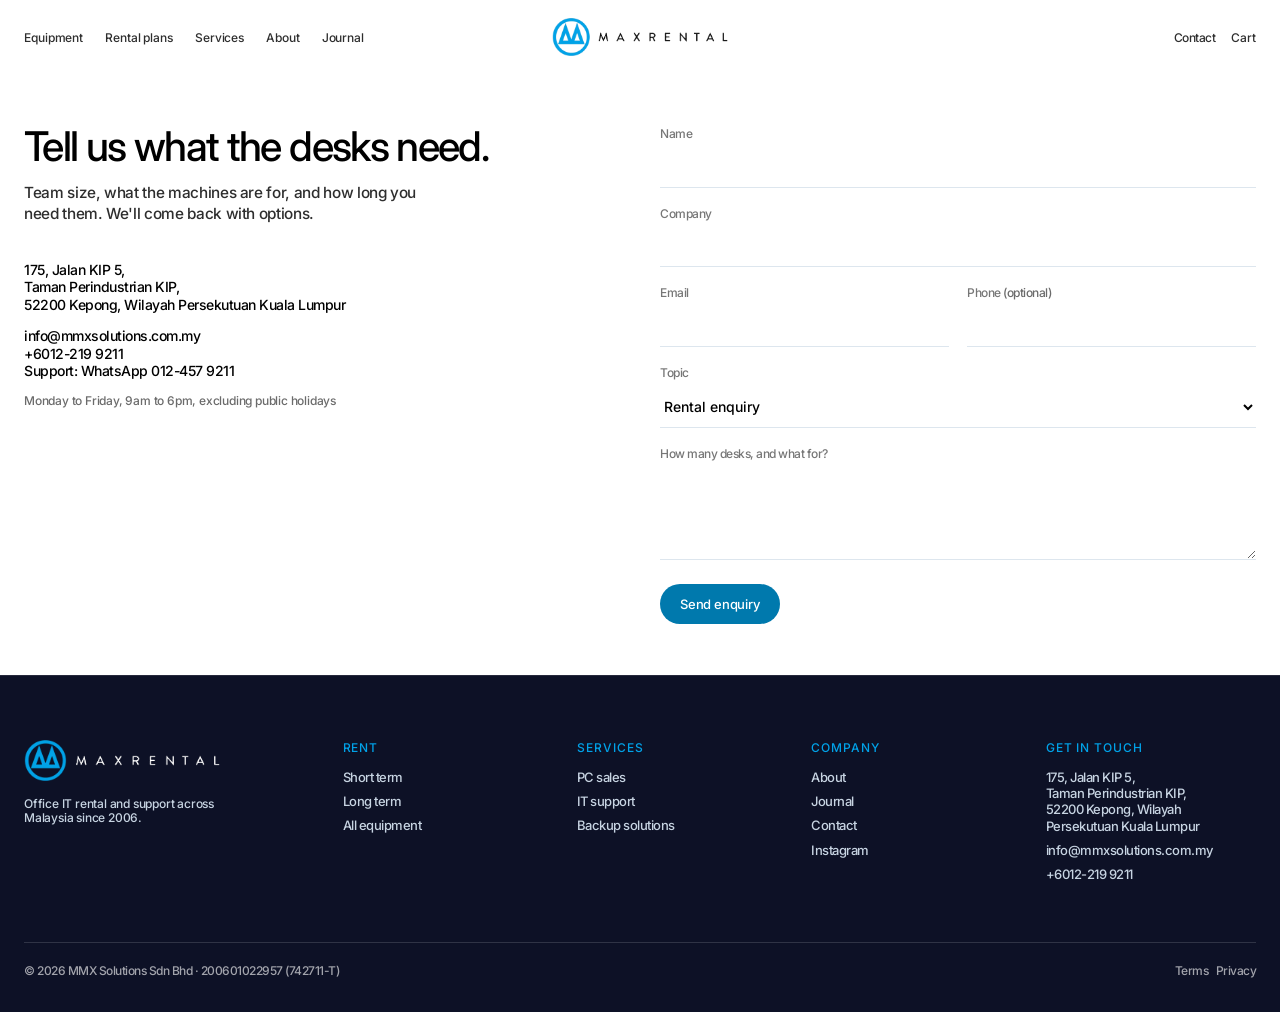
<file: contact.html>
<!DOCTYPE html>
<html lang="en">
<head>
<meta charset="utf-8" />
<title>Contact — MAXRENTAL</title>
<meta name="viewport" content="width=device-width, initial-scale=1, viewport-fit=cover" />
<meta name="description" content="Talk to MMX Solutions about IT rental, PC sales, support or backup." />
<meta name="theme-color" content="#ffffff" />
<meta property="og:title" content="Contact — MAXRENTAL" />
<meta property="og:description" content="Talk to MMX Solutions about IT rental, PC sales, support or backup." />
<meta property="og:type" content="website" />
<link rel="preconnect" href="https://fonts.googleapis.com" />
<link rel="preconnect" href="https://fonts.gstatic.com" crossorigin />
<link rel="stylesheet" href="https://fonts.googleapis.com/css2?family=Inter:wght@400;500;600&display=swap" />
<link rel="stylesheet" href="css/app.css?v=1790255905" />
<link rel="icon" href="img/mark-512.png" />
</head>
<body>
  <header class="header">
    <div class="container header__inner">
      <nav class="nav">
        <a href="products.html">Equipment</a>
        <a href="short-term.html">Rental plans</a>
        <a href="services.html">Services</a>
        <a href="about.html">About</a>
        <a href="news.html">Journal</a>
      </nav>
      <button class="nav-toggle" type="button" aria-expanded="false">Menu</button>
      <a class="brand" href="index.html" aria-label="MAXRENTAL home">
        <img src="img/logo-ink.png" alt="MAXRENTAL" width="176" height="37" />
      </a>
      <div class="header__end">
        <a href="contact.html">Contact</a>
        <button class="header__cart" type="button" data-open-cart
                aria-haspopup="dialog" aria-expanded="false">Cart
          <span class="cart-badge" data-cart-count hidden>0</span>
        </button>
      </div>
    </div>
  </header>
  <main>
    <section class="section--tight container">
      <div class="grid grid--2" style="align-items:start;gap:48px 40px">
        <div>
          <h1 class="reveal">Tell us what the desks need.</h1>
          <p class="t-lead reveal" data-reveal-delay="60" style="margin-top:16px;max-width:40ch">Team size, what the machines are for, and how long you need them. We&#x27;ll come back with options.</p>
          <div class="reveal" data-reveal-delay="120" style="margin-top:36px">
            <p class="t-body">175, Jalan KIP 5,<br />Taman Perindustrian KIP,<br />52200 Kepong, Wilayah Persekutuan Kuala Lumpur</p>
            <p class="t-body" style="margin-top:14px">
              <a href="mailto:info@mmxsolutions.com.my">info@mmxsolutions.com.my</a><br />
              <a href="tel:+60122199211">+6012-219 9211</a><br />
              Support: WhatsApp 012-457 9211
            </p>
            <p class="t-meta" style="margin-top:14px">Monday to Friday, 9am to 6pm, excluding public holidays</p>
          </div>
        </div>

        <div class="reveal" data-reveal-delay="80">
          <form data-enquiry novalidate>
            <label class="field"><span>Name</span>
              <input type="text" name="name" autocomplete="name" required /></label>
            <label class="field"><span>Company</span>
              <input type="text" name="company" autocomplete="organization" required /></label>
            <div class="field__row">
              <label class="field"><span>Email</span>
                <input type="email" name="email" autocomplete="email" required /></label>
              <label class="field"><span>Phone <span class="grey">(optional)</span></span>
                <input type="tel" name="phone" autocomplete="tel" /></label>
            </div>
            <label class="field"><span>Topic</span>
              <select name="topic">
              <option>Rental enquiry</option>
              <option>PC sales</option>
              <option>IT support</option>
              <option>Backup solutions</option>
              <option>Billing</option>
              <option>Something else</option>
              </select></label>
            <label class="field" style="margin-bottom:24px"><span>How many desks, and what for?</span>
              <textarea name="message" rows="4" required></textarea></label>
            <button class="pill" type="submit">Send enquiry</button>
            <p class="checkout__err" data-enquiry-err hidden></p>
          </form>

          <div data-enquiry-done hidden>
            <h2>Thanks, that is with us</h2>
            <p class="t-lead grey" style="margin-top:14px">
              We reply within one working day. For anything urgent, WhatsApp 012-457 9211.
            </p>
          </div>
        </div>
      </div>
    </section>

    <script>
      document.addEventListener('DOMContentLoaded', function () {
        var form = document.querySelector('[data-enquiry]');
        if (!form) return;
        form.addEventListener('submit', function (ev) {
          ev.preventDefault();
          var err = document.querySelector('[data-enquiry-err]');
          /* Same manual pass as checkout: report every bad field, not just the
             first one the browser trips on. */
          var bad = [].slice.call(form.elements).filter(function (el) {
            return el.willValidate && !el.checkValidity();
          });
          if (bad.length) {
            err.hidden = false;
            err.textContent = bad.length === 1
              ? 'One field still needs attention.'
              : bad.length + ' fields still need attention.';
            bad[0].focus();
            return;
          }
          /* Mockup: no backend wired. Point this at their form handler. */
          form.hidden = true;
          document.querySelector('[data-enquiry-done]').hidden = false;
        });
      });
    </script>

  </main>
  <footer class="footer">
    <div class="container">
      <div class="footer__grid">
        <div>
          <img src="img/logo-white.png" alt="MAXRENTAL" width="196" height="41"
               style="margin-bottom:16px" />
          <p class="t-meta" style="max-width:30ch">
            Office IT rental and support across Malaysia since 2006.
          </p>
        </div>
        <div>
          <h4>Rent</h4>
          <ul>
            <li><a href="short-term.html">Short term</a></li>
            <li><a href="long-term.html">Long term</a></li>
            <li><a href="products.html">All equipment</a></li>
          </ul>
        </div>
        <div>
          <h4>Services</h4>
          <ul>
            <li><a href="services.html">PC sales</a></li>
            <li><a href="services.html">IT support</a></li>
            <li><a href="services.html">Backup solutions</a></li>
          </ul>
        </div>
        <div>
          <h4>Company</h4>
          <ul>
            <li><a href="about.html">About</a></li>
            <li><a href="news.html">Journal</a></li>
            <li><a href="contact.html">Contact</a></li>
            <li><a href="https://www.instagram.com/maxrental.my/" target="_blank" rel="noopener noreferrer">Instagram</a></li>
          </ul>
        </div>
        <div>
          <h4>Get in touch</h4>
          <ul>
            <li>175, Jalan KIP 5,<br />Taman Perindustrian KIP,<br />52200 Kepong, Wilayah Persekutuan Kuala Lumpur</li>
            <li><a href="mailto:info@mmxsolutions.com.my">info@mmxsolutions.com.my</a></li>
            <li><a href="tel:+60122199211">+6012-219 9211</a></li>
          </ul>
        </div>
      </div>
      <div class="footer__legal">
        <span>&copy; 2026 MMX Solutions Sdn Bhd &middot; 200601022957 (742711-T)</span>
        <span>
          <a href="terms.html">Terms</a> &nbsp;
          <a href="privacy.html">Privacy</a>
        </span>
      </div>
    </div>
  </footer>
  <div class="cart" data-cart-drawer hidden>
    <div class="cart__scrim" data-close-cart></div>
    <aside class="cart__panel" role="dialog" aria-modal="true" aria-label="Cart">
      <header class="cart__head">
        <h2 class="cart__title">Cart</h2>
        <button class="cart__x" type="button" data-close-cart aria-label="Close">&times;</button>
      </header>

      <div class="cart__body" data-cart-body></div>

      <footer class="cart__foot" data-cart-foot hidden>
        <div class="cart__sum" data-sum-rent hidden>
          <span>Monthly rental</span>
          <strong data-cart-rent>RM0</strong>
        </div>
        <div class="cart__sum" data-sum-buy hidden>
          <span>One-off purchase</span>
          <strong data-cart-buy>RM0</strong>
        </div>
        <p class="cart__note">
          Rental prices are per desk, per month. Delivery and installation included.
        </p>
        <a class="pill cart__cta" href="checkout.html">Checkout</a>
        <button class="cart__clear" type="button" data-clear-cart>Clear cart</button>
      </footer>
    </aside>
  </div>
  <script src="js/products.js?v=1790255905"></script>
  <script>window.MR_PLAN_IMAGE = {"desktop-rental-plan": "dell-optiplex-3060-desktop", "desktop-rental-monthly-plan-basic": "dell-optiplex-3060-desktop", "desktop-rental-monthly-plan-mid-range": "hp-elitedesk-800-g3-desktop", "desktop-rental-monthly-plan-mid-range-2": "hp-elitedesk-800-g3-desktop", "desktop-rental-monthly-plan-advanced": "dell-optiplex-5080sff-desktop", "desktop-rental-monthly-plan-advanced-2": "dell-optiplex-5080sff-desktop", "laptop-rental-monthly-plan-basic": "dell-latitude-3400-laptop", "laptop-rental-monthly-plan-basic-2": "dell-latitude-3400-laptop", "laptop-rental-monthly-plan-mid-range": "dell-latitude-5400-laptop", "laptop-rental-monthly-plan-mid-range-2": "dell-latitude-5400-laptop", "laptop-rental-monthly-plan-advanced": "dell-latitude-5420-laptop", "laptop-rental-monthly-plan-advanced-2": "dell-latitude-5420-laptop", "apple-macbook-air-m2-short-rental-plan": "apple-macbook-air-m2", "laptop-rental-plan-macbook": "apple-macbook-air-m2"};</script>
  <script src="js/app.js?v=1790255905"></script>
</body>
</html>
</file>
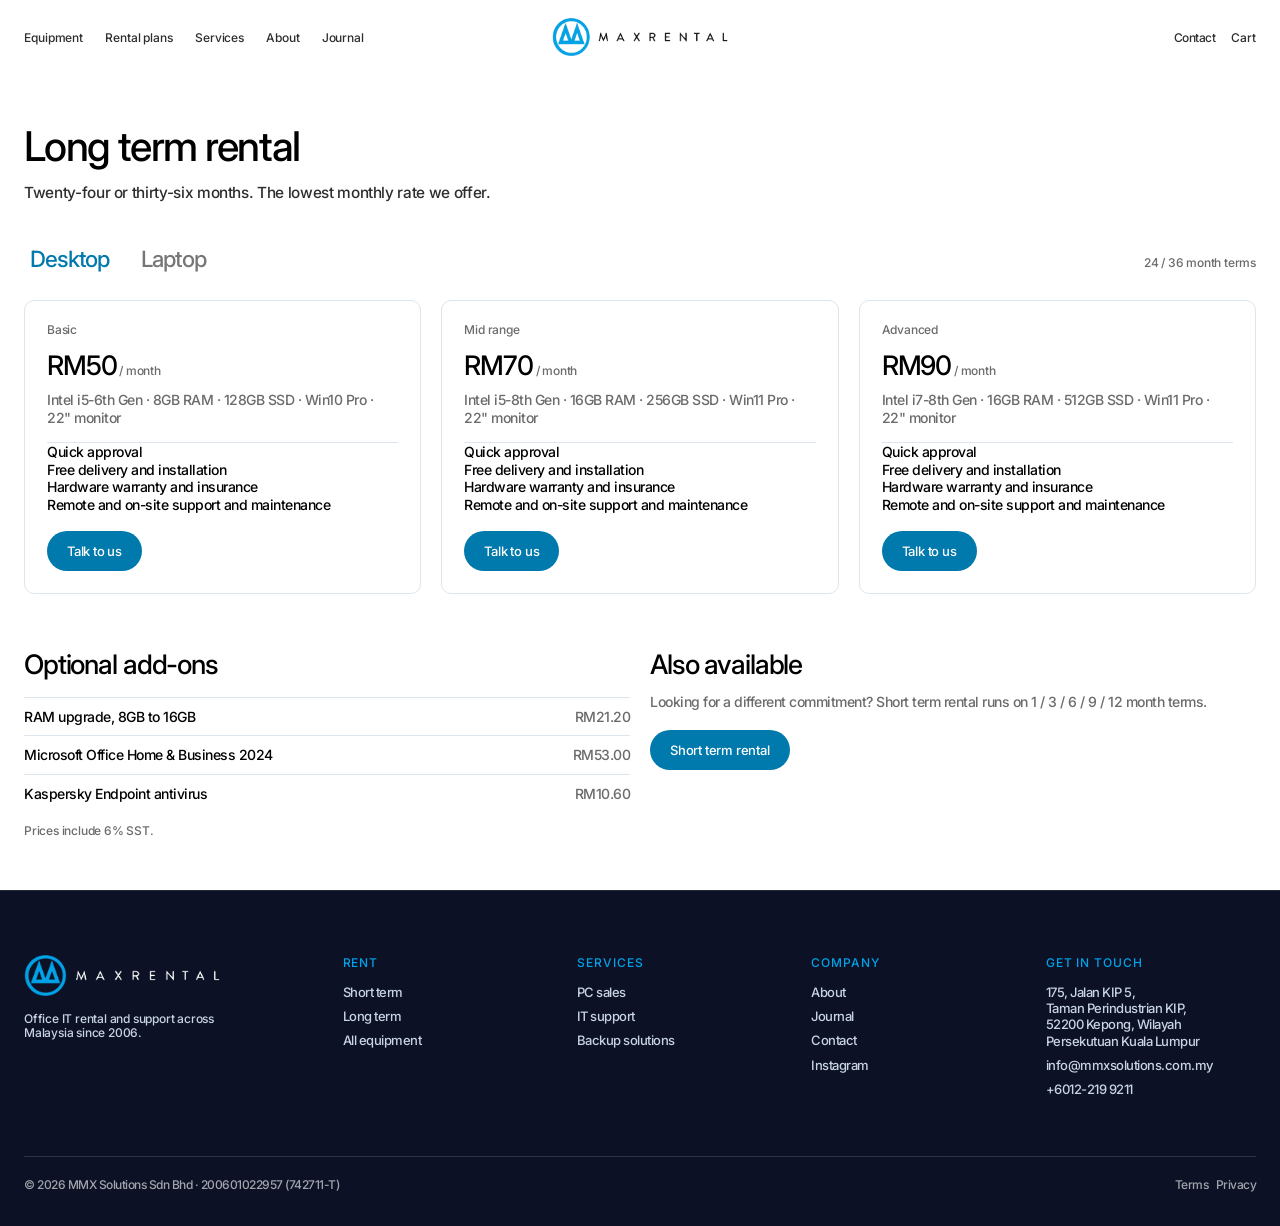
<file: long-term.html>
<!DOCTYPE html>
<html lang="en">
<head>
<meta charset="utf-8" />
<title>Long Term Rental Plan — MAXRENTAL</title>
<meta name="viewport" content="width=device-width, initial-scale=1, viewport-fit=cover" />
<meta name="description" content="Desktop and laptop rental from RM50 a month on 24 or 36 month terms." />
<meta name="theme-color" content="#ffffff" />
<meta property="og:title" content="Long Term Rental Plan — MAXRENTAL" />
<meta property="og:description" content="Desktop and laptop rental from RM50 a month on 24 or 36 month terms." />
<meta property="og:type" content="website" />
<link rel="preconnect" href="https://fonts.googleapis.com" />
<link rel="preconnect" href="https://fonts.gstatic.com" crossorigin />
<link rel="stylesheet" href="https://fonts.googleapis.com/css2?family=Inter:wght@400;500;600&display=swap" />
<link rel="stylesheet" href="css/app.css?v=1790255905" />
<link rel="icon" href="img/mark-512.png" />
</head>
<body>
  <header class="header">
    <div class="container header__inner">
      <nav class="nav">
        <a href="products.html">Equipment</a>
        <a href="short-term.html">Rental plans</a>
        <a href="services.html">Services</a>
        <a href="about.html">About</a>
        <a href="news.html">Journal</a>
      </nav>
      <button class="nav-toggle" type="button" aria-expanded="false">Menu</button>
      <a class="brand" href="index.html" aria-label="MAXRENTAL home">
        <img src="img/logo-ink.png" alt="MAXRENTAL" width="176" height="37" />
      </a>
      <div class="header__end">
        <a href="contact.html">Contact</a>
        <button class="header__cart" type="button" data-open-cart
                aria-haspopup="dialog" aria-expanded="false">Cart
          <span class="cart-badge" data-cart-count hidden>0</span>
        </button>
      </div>
    </div>
  </header>
  <main>
    <section class="section--tight container">
      <h1 class="reveal">Long term rental</h1>
      <p class="t-lead reveal" data-reveal-delay="60" style="margin-top:16px;max-width:52ch">Twenty-four or thirty-six months. The lowest monthly rate we offer.</p>

      <div class="section-head" style="margin-top:40px">
        <div class="tabs" data-tabs="plan">
          <button type="button" data-tab="desktop" aria-selected="true">Desktop</button>
          <button type="button" data-tab="laptop" aria-selected="false">Laptop</button>
        </div>
        <p class="t-meta">24 / 36 month terms</p>
      </div>

        <div class="grid grid--3" data-tab-panel="desktop" data-tabs-for="plan">

            <div class="reveal" style="border:1px solid var(--rule);border-radius:var(--r-media);padding:22px">
              <p class="t-meta">Basic</p>
              <p class="t-h2" style="margin-top:14px">RM50<span class="t-meta"> / month</span></p>
              <p class="t-body grey" style="margin-top:12px">Intel i5-6th Gen · 8GB RAM · 128GB SSD · Win10 Pro · 22&quot; monitor</p>
              <ul style="margin-top:16px;border-top:1px solid var(--rule)">
                <li>Quick approval</li>
                <li>Free delivery and installation</li>
                <li>Hardware warranty and insurance</li>
                <li>Remote and on-site support and maintenance</li>
              </ul>
              <p style="margin-top:18px"><a class="pill" href="contact.html">Talk to us</a></p>
            </div>

            <div class="reveal" style="border:1px solid var(--rule);border-radius:var(--r-media);padding:22px">
              <p class="t-meta">Mid range</p>
              <p class="t-h2" style="margin-top:14px">RM70<span class="t-meta"> / month</span></p>
              <p class="t-body grey" style="margin-top:12px">Intel i5-8th Gen · 16GB RAM · 256GB SSD · Win11 Pro · 22&quot; monitor</p>
              <ul style="margin-top:16px;border-top:1px solid var(--rule)">
                <li>Quick approval</li>
                <li>Free delivery and installation</li>
                <li>Hardware warranty and insurance</li>
                <li>Remote and on-site support and maintenance</li>
              </ul>
              <p style="margin-top:18px"><a class="pill" href="contact.html">Talk to us</a></p>
            </div>

            <div class="reveal" style="border:1px solid var(--rule);border-radius:var(--r-media);padding:22px">
              <p class="t-meta">Advanced</p>
              <p class="t-h2" style="margin-top:14px">RM90<span class="t-meta"> / month</span></p>
              <p class="t-body grey" style="margin-top:12px">Intel i7-8th Gen · 16GB RAM · 512GB SSD · Win11 Pro · 22&quot; monitor</p>
              <ul style="margin-top:16px;border-top:1px solid var(--rule)">
                <li>Quick approval</li>
                <li>Free delivery and installation</li>
                <li>Hardware warranty and insurance</li>
                <li>Remote and on-site support and maintenance</li>
              </ul>
              <p style="margin-top:18px"><a class="pill" href="contact.html">Talk to us</a></p>
            </div>
        </div>

        <div class="grid grid--3" data-tab-panel="laptop" data-tabs-for="plan" hidden>

            <div class="reveal" style="border:1px solid var(--rule);border-radius:var(--r-media);padding:22px">
              <p class="t-meta">Basic</p>
              <p class="t-h2" style="margin-top:14px">RM50<span class="t-meta"> / month</span></p>
              <p class="t-body grey" style="margin-top:12px">Intel i5-6th Gen · 8GB RAM · 128GB SSD · Win10 Pro · 14&quot; display</p>
              <ul style="margin-top:16px;border-top:1px solid var(--rule)">
                <li>Quick approval</li>
                <li>Free delivery and installation</li>
                <li>Hardware warranty and insurance</li>
                <li>Remote and on-site support and maintenance</li>
              </ul>
              <p style="margin-top:18px"><a class="pill" href="contact.html">Talk to us</a></p>
            </div>

            <div class="reveal" style="border:1px solid var(--rule);border-radius:var(--r-media);padding:22px">
              <p class="t-meta">Mid range</p>
              <p class="t-h2" style="margin-top:14px">RM70<span class="t-meta"> / month</span></p>
              <p class="t-body grey" style="margin-top:12px">Intel i5-8th Gen · 16GB RAM · 256GB SSD · Win11 Pro · 14&quot; display</p>
              <ul style="margin-top:16px;border-top:1px solid var(--rule)">
                <li>Quick approval</li>
                <li>Free delivery and installation</li>
                <li>Hardware warranty and insurance</li>
                <li>Remote and on-site support and maintenance</li>
              </ul>
              <p style="margin-top:18px"><a class="pill" href="contact.html">Talk to us</a></p>
            </div>

            <div class="reveal" style="border:1px solid var(--rule);border-radius:var(--r-media);padding:22px">
              <p class="t-meta">Advanced</p>
              <p class="t-h2" style="margin-top:14px">RM90<span class="t-meta"> / month</span></p>
              <p class="t-body grey" style="margin-top:12px">Intel i7-8th Gen · 16GB RAM · 512GB SSD · Win11 Pro · 14&quot; display</p>
              <ul style="margin-top:16px;border-top:1px solid var(--rule)">
                <li>Quick approval</li>
                <li>Free delivery and installation</li>
                <li>Hardware warranty and insurance</li>
                <li>Remote and on-site support and maintenance</li>
              </ul>
              <p style="margin-top:18px"><a class="pill" href="contact.html">Talk to us</a></p>
            </div>
        </div>

      <div class="grid grid--2" style="margin-top:56px;align-items:start">
        <div class="reveal">
          <h2>Optional add-ons</h2>
          <ul style="margin-top:18px">
            <li style="display:flex;justify-content:space-between;gap:16px;padding:10px 0;border-top:1px solid var(--rule)"><span>RAM upgrade, 8GB to 16GB</span><span class="grey">RM21.20</span></li>
            <li style="display:flex;justify-content:space-between;gap:16px;padding:10px 0;border-top:1px solid var(--rule)"><span>Microsoft Office Home &amp; Business 2024</span><span class="grey">RM53.00</span></li>
            <li style="display:flex;justify-content:space-between;gap:16px;padding:10px 0;border-top:1px solid var(--rule)"><span>Kaspersky Endpoint antivirus</span><span class="grey">RM10.60</span></li>
          </ul>
          <p class="t-meta" style="margin-top:12px">Prices include 6% SST.</p>
        </div>
        <div class="reveal" data-reveal-delay="80">
          <h2>Also available</h2>
          <p class="t-body grey" style="margin-top:14px">
            Looking for a different commitment? Short term rental runs on 1 / 3 / 6 / 9 / 12 month terms.
          </p>
          <p style="margin-top:20px"><a class="pill" href="short-term.html">Short term rental</a></p>
        </div>
      </div>
    </section>

  </main>
  <footer class="footer">
    <div class="container">
      <div class="footer__grid">
        <div>
          <img src="img/logo-white.png" alt="MAXRENTAL" width="196" height="41"
               style="margin-bottom:16px" />
          <p class="t-meta" style="max-width:30ch">
            Office IT rental and support across Malaysia since 2006.
          </p>
        </div>
        <div>
          <h4>Rent</h4>
          <ul>
            <li><a href="short-term.html">Short term</a></li>
            <li><a href="long-term.html">Long term</a></li>
            <li><a href="products.html">All equipment</a></li>
          </ul>
        </div>
        <div>
          <h4>Services</h4>
          <ul>
            <li><a href="services.html">PC sales</a></li>
            <li><a href="services.html">IT support</a></li>
            <li><a href="services.html">Backup solutions</a></li>
          </ul>
        </div>
        <div>
          <h4>Company</h4>
          <ul>
            <li><a href="about.html">About</a></li>
            <li><a href="news.html">Journal</a></li>
            <li><a href="contact.html">Contact</a></li>
            <li><a href="https://www.instagram.com/maxrental.my/" target="_blank" rel="noopener noreferrer">Instagram</a></li>
          </ul>
        </div>
        <div>
          <h4>Get in touch</h4>
          <ul>
            <li>175, Jalan KIP 5,<br />Taman Perindustrian KIP,<br />52200 Kepong, Wilayah Persekutuan Kuala Lumpur</li>
            <li><a href="mailto:info@mmxsolutions.com.my">info@mmxsolutions.com.my</a></li>
            <li><a href="tel:+60122199211">+6012-219 9211</a></li>
          </ul>
        </div>
      </div>
      <div class="footer__legal">
        <span>&copy; 2026 MMX Solutions Sdn Bhd &middot; 200601022957 (742711-T)</span>
        <span>
          <a href="terms.html">Terms</a> &nbsp;
          <a href="privacy.html">Privacy</a>
        </span>
      </div>
    </div>
  </footer>
  <div class="cart" data-cart-drawer hidden>
    <div class="cart__scrim" data-close-cart></div>
    <aside class="cart__panel" role="dialog" aria-modal="true" aria-label="Cart">
      <header class="cart__head">
        <h2 class="cart__title">Cart</h2>
        <button class="cart__x" type="button" data-close-cart aria-label="Close">&times;</button>
      </header>

      <div class="cart__body" data-cart-body></div>

      <footer class="cart__foot" data-cart-foot hidden>
        <div class="cart__sum" data-sum-rent hidden>
          <span>Monthly rental</span>
          <strong data-cart-rent>RM0</strong>
        </div>
        <div class="cart__sum" data-sum-buy hidden>
          <span>One-off purchase</span>
          <strong data-cart-buy>RM0</strong>
        </div>
        <p class="cart__note">
          Rental prices are per desk, per month. Delivery and installation included.
        </p>
        <a class="pill cart__cta" href="checkout.html">Checkout</a>
        <button class="cart__clear" type="button" data-clear-cart>Clear cart</button>
      </footer>
    </aside>
  </div>
  <script src="js/products.js?v=1790255905"></script>
  <script>window.MR_PLAN_IMAGE = {"desktop-rental-plan": "dell-optiplex-3060-desktop", "desktop-rental-monthly-plan-basic": "dell-optiplex-3060-desktop", "desktop-rental-monthly-plan-mid-range": "hp-elitedesk-800-g3-desktop", "desktop-rental-monthly-plan-mid-range-2": "hp-elitedesk-800-g3-desktop", "desktop-rental-monthly-plan-advanced": "dell-optiplex-5080sff-desktop", "desktop-rental-monthly-plan-advanced-2": "dell-optiplex-5080sff-desktop", "laptop-rental-monthly-plan-basic": "dell-latitude-3400-laptop", "laptop-rental-monthly-plan-basic-2": "dell-latitude-3400-laptop", "laptop-rental-monthly-plan-mid-range": "dell-latitude-5400-laptop", "laptop-rental-monthly-plan-mid-range-2": "dell-latitude-5400-laptop", "laptop-rental-monthly-plan-advanced": "dell-latitude-5420-laptop", "laptop-rental-monthly-plan-advanced-2": "dell-latitude-5420-laptop", "apple-macbook-air-m2-short-rental-plan": "apple-macbook-air-m2", "laptop-rental-plan-macbook": "apple-macbook-air-m2"};</script>
  <script src="js/app.js?v=1790255905"></script>
</body>
</html>
</file>
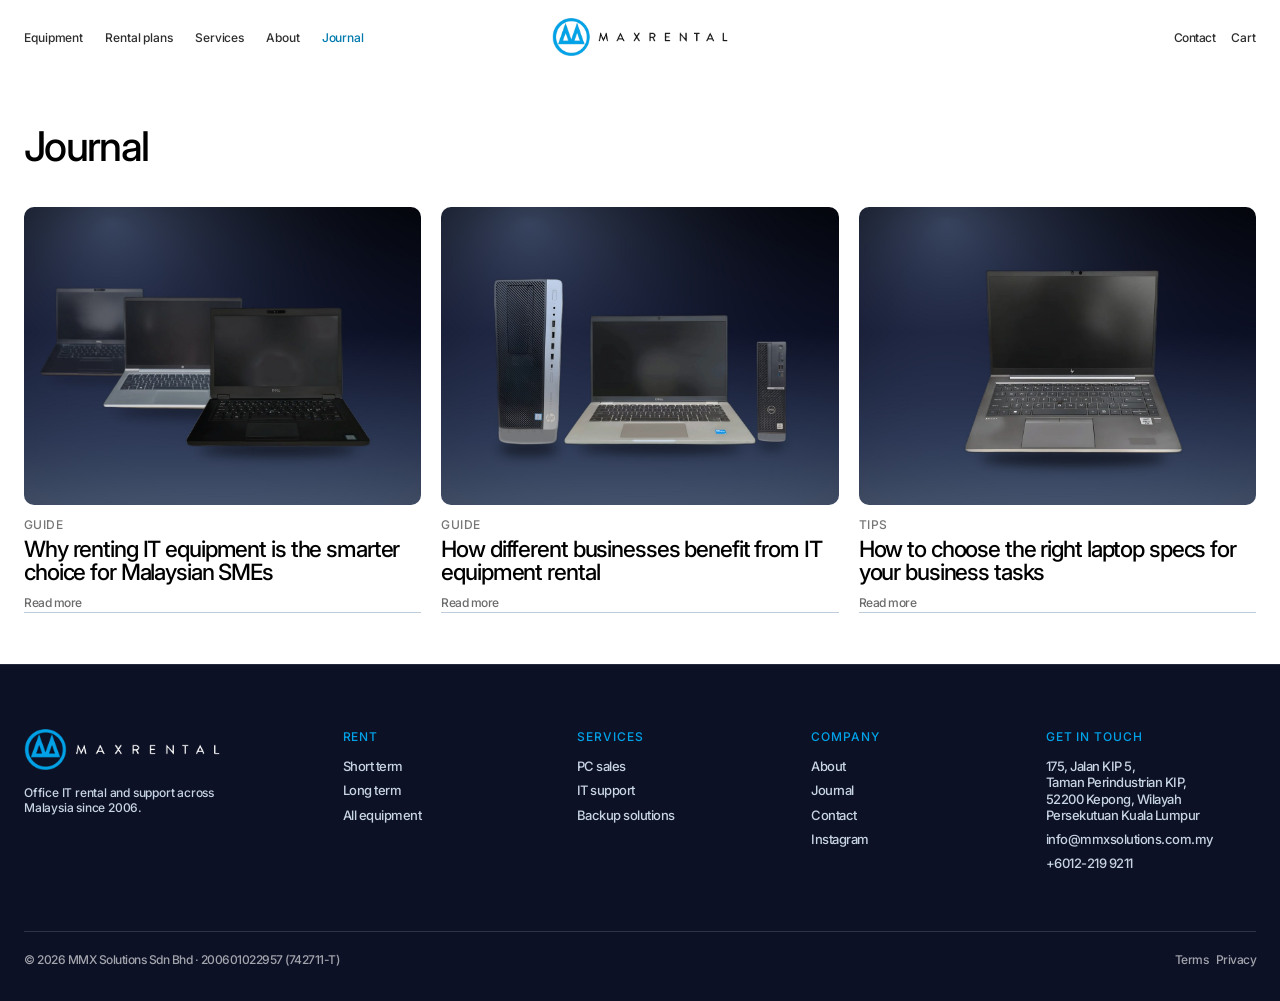
<file: news.html>
<!DOCTYPE html>
<html lang="en">
<head>
<meta charset="utf-8" />
<title>Journal — MAXRENTAL</title>
<meta name="viewport" content="width=device-width, initial-scale=1, viewport-fit=cover" />
<meta name="description" content="Company news and practical guides from MMX Solutions." />
<meta name="theme-color" content="#ffffff" />
<meta property="og:title" content="Journal — MAXRENTAL" />
<meta property="og:description" content="Company news and practical guides from MMX Solutions." />
<meta property="og:type" content="website" />
<link rel="preconnect" href="https://fonts.googleapis.com" />
<link rel="preconnect" href="https://fonts.gstatic.com" crossorigin />
<link rel="stylesheet" href="https://fonts.googleapis.com/css2?family=Inter:wght@400;500;600&display=swap" />
<link rel="stylesheet" href="css/app.css?v=1790255905" />
<link rel="icon" href="img/mark-512.png" />
</head>
<body>
  <header class="header">
    <div class="container header__inner">
      <nav class="nav">
        <a href="products.html">Equipment</a>
        <a href="short-term.html">Rental plans</a>
        <a href="services.html">Services</a>
        <a href="about.html">About</a>
        <a href="news.html" aria-current="page">Journal</a>
      </nav>
      <button class="nav-toggle" type="button" aria-expanded="false">Menu</button>
      <a class="brand" href="index.html" aria-label="MAXRENTAL home">
        <img src="img/logo-ink.png" alt="MAXRENTAL" width="176" height="37" />
      </a>
      <div class="header__end">
        <a href="contact.html">Contact</a>
        <button class="header__cart" type="button" data-open-cart
                aria-haspopup="dialog" aria-expanded="false">Cart
          <span class="cart-badge" data-cart-count hidden>0</span>
        </button>
      </div>
    </div>
  </header>
  <main>
    <section class="section--tight container">
      <h1 class="reveal">Journal</h1>
      <div class="grid grid--3" style="margin-top:40px">

          <a class="post reveal" data-reveal-delay="0" href="#">
            <div class="post__media"><img src="img/editorial/journal-1.jpg" alt="" loading="lazy" /></div>
            <p class="post__tag">Guide</p>
            <h3>Why renting IT equipment is the smarter choice for Malaysian SMEs</h3>
            <p class="post__more link-more">Read more</p>
          </a>

          <a class="post reveal" data-reveal-delay="80" href="#">
            <div class="post__media"><img src="img/editorial/journal-2.jpg" alt="" loading="lazy" /></div>
            <p class="post__tag">Guide</p>
            <h3>How different businesses benefit from IT equipment rental</h3>
            <p class="post__more link-more">Read more</p>
          </a>

          <a class="post reveal" data-reveal-delay="160" href="#">
            <div class="post__media"><img src="img/editorial/journal-3.jpg" alt="" loading="lazy" /></div>
            <p class="post__tag">Tips</p>
            <h3>How to choose the right laptop specs for your business tasks</h3>
            <p class="post__more link-more">Read more</p>
          </a>
      </div>
    </section>

  </main>
  <footer class="footer">
    <div class="container">
      <div class="footer__grid">
        <div>
          <img src="img/logo-white.png" alt="MAXRENTAL" width="196" height="41"
               style="margin-bottom:16px" />
          <p class="t-meta" style="max-width:30ch">
            Office IT rental and support across Malaysia since 2006.
          </p>
        </div>
        <div>
          <h4>Rent</h4>
          <ul>
            <li><a href="short-term.html">Short term</a></li>
            <li><a href="long-term.html">Long term</a></li>
            <li><a href="products.html">All equipment</a></li>
          </ul>
        </div>
        <div>
          <h4>Services</h4>
          <ul>
            <li><a href="services.html">PC sales</a></li>
            <li><a href="services.html">IT support</a></li>
            <li><a href="services.html">Backup solutions</a></li>
          </ul>
        </div>
        <div>
          <h4>Company</h4>
          <ul>
            <li><a href="about.html">About</a></li>
            <li><a href="news.html">Journal</a></li>
            <li><a href="contact.html">Contact</a></li>
            <li><a href="https://www.instagram.com/maxrental.my/" target="_blank" rel="noopener noreferrer">Instagram</a></li>
          </ul>
        </div>
        <div>
          <h4>Get in touch</h4>
          <ul>
            <li>175, Jalan KIP 5,<br />Taman Perindustrian KIP,<br />52200 Kepong, Wilayah Persekutuan Kuala Lumpur</li>
            <li><a href="mailto:info@mmxsolutions.com.my">info@mmxsolutions.com.my</a></li>
            <li><a href="tel:+60122199211">+6012-219 9211</a></li>
          </ul>
        </div>
      </div>
      <div class="footer__legal">
        <span>&copy; 2026 MMX Solutions Sdn Bhd &middot; 200601022957 (742711-T)</span>
        <span>
          <a href="terms.html">Terms</a> &nbsp;
          <a href="privacy.html">Privacy</a>
        </span>
      </div>
    </div>
  </footer>
  <div class="cart" data-cart-drawer hidden>
    <div class="cart__scrim" data-close-cart></div>
    <aside class="cart__panel" role="dialog" aria-modal="true" aria-label="Cart">
      <header class="cart__head">
        <h2 class="cart__title">Cart</h2>
        <button class="cart__x" type="button" data-close-cart aria-label="Close">&times;</button>
      </header>

      <div class="cart__body" data-cart-body></div>

      <footer class="cart__foot" data-cart-foot hidden>
        <div class="cart__sum" data-sum-rent hidden>
          <span>Monthly rental</span>
          <strong data-cart-rent>RM0</strong>
        </div>
        <div class="cart__sum" data-sum-buy hidden>
          <span>One-off purchase</span>
          <strong data-cart-buy>RM0</strong>
        </div>
        <p class="cart__note">
          Rental prices are per desk, per month. Delivery and installation included.
        </p>
        <a class="pill cart__cta" href="checkout.html">Checkout</a>
        <button class="cart__clear" type="button" data-clear-cart>Clear cart</button>
      </footer>
    </aside>
  </div>
  <script src="js/products.js?v=1790255905"></script>
  <script>window.MR_PLAN_IMAGE = {"desktop-rental-plan": "dell-optiplex-3060-desktop", "desktop-rental-monthly-plan-basic": "dell-optiplex-3060-desktop", "desktop-rental-monthly-plan-mid-range": "hp-elitedesk-800-g3-desktop", "desktop-rental-monthly-plan-mid-range-2": "hp-elitedesk-800-g3-desktop", "desktop-rental-monthly-plan-advanced": "dell-optiplex-5080sff-desktop", "desktop-rental-monthly-plan-advanced-2": "dell-optiplex-5080sff-desktop", "laptop-rental-monthly-plan-basic": "dell-latitude-3400-laptop", "laptop-rental-monthly-plan-basic-2": "dell-latitude-3400-laptop", "laptop-rental-monthly-plan-mid-range": "dell-latitude-5400-laptop", "laptop-rental-monthly-plan-mid-range-2": "dell-latitude-5400-laptop", "laptop-rental-monthly-plan-advanced": "dell-latitude-5420-laptop", "laptop-rental-monthly-plan-advanced-2": "dell-latitude-5420-laptop", "apple-macbook-air-m2-short-rental-plan": "apple-macbook-air-m2", "laptop-rental-plan-macbook": "apple-macbook-air-m2"};</script>
  <script src="js/app.js?v=1790255905"></script>
</body>
</html>
</file>
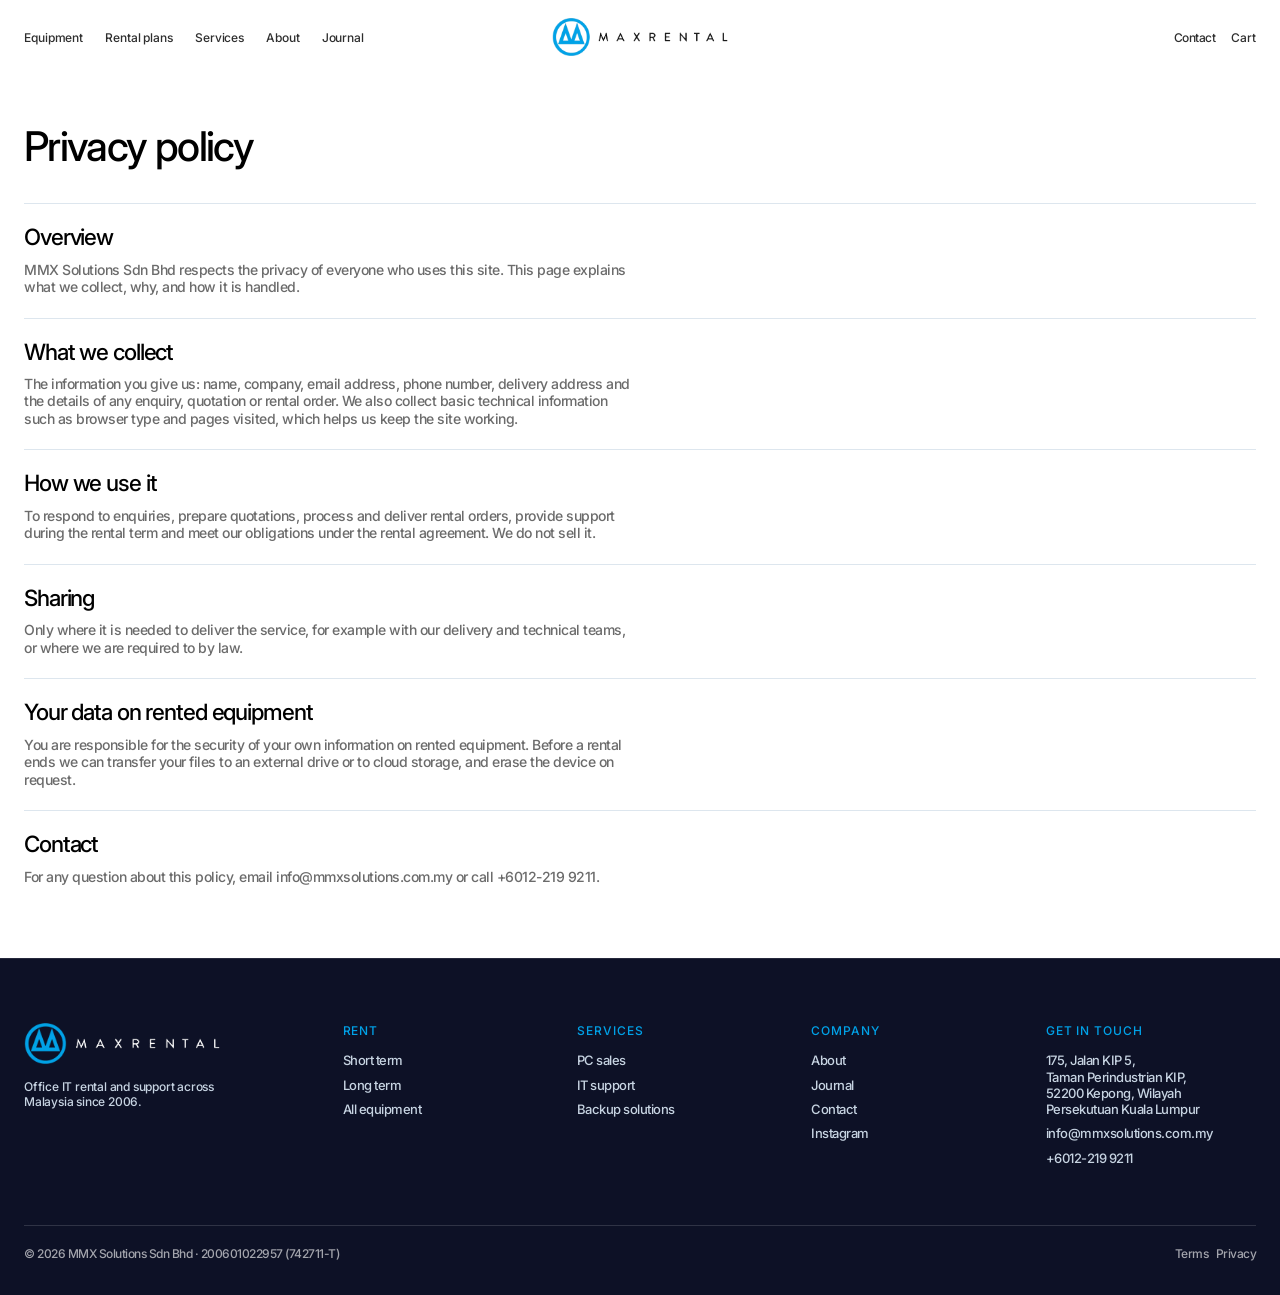
<file: privacy.html>
<!DOCTYPE html>
<html lang="en">
<head>
<meta charset="utf-8" />
<title>Privacy Policy — MAXRENTAL</title>
<meta name="viewport" content="width=device-width, initial-scale=1, viewport-fit=cover" />
<meta name="description" content="How MMX Solutions Sdn Bhd handles the information you give us." />
<meta name="theme-color" content="#ffffff" />
<meta property="og:title" content="Privacy Policy — MAXRENTAL" />
<meta property="og:description" content="How MMX Solutions Sdn Bhd handles the information you give us." />
<meta property="og:type" content="website" />
<link rel="preconnect" href="https://fonts.googleapis.com" />
<link rel="preconnect" href="https://fonts.gstatic.com" crossorigin />
<link rel="stylesheet" href="https://fonts.googleapis.com/css2?family=Inter:wght@400;500;600&display=swap" />
<link rel="stylesheet" href="css/app.css?v=1790255905" />
<link rel="icon" href="img/mark-512.png" />
</head>
<body>
  <header class="header">
    <div class="container header__inner">
      <nav class="nav">
        <a href="products.html">Equipment</a>
        <a href="short-term.html">Rental plans</a>
        <a href="services.html">Services</a>
        <a href="about.html">About</a>
        <a href="news.html">Journal</a>
      </nav>
      <button class="nav-toggle" type="button" aria-expanded="false">Menu</button>
      <a class="brand" href="index.html" aria-label="MAXRENTAL home">
        <img src="img/logo-ink.png" alt="MAXRENTAL" width="176" height="37" />
      </a>
      <div class="header__end">
        <a href="contact.html">Contact</a>
        <button class="header__cart" type="button" data-open-cart
                aria-haspopup="dialog" aria-expanded="false">Cart
          <span class="cart-badge" data-cart-count hidden>0</span>
        </button>
      </div>
    </div>
  </header>
  <main>
    <section class="section--tight container">
      <h1 class="reveal">Privacy policy</h1>
      <div style="margin-top:36px">

        <div class="reveal" data-reveal-delay="0" style="border-top:1px solid var(--rule);padding:22px 0">
          <h3>Overview</h3>
          <p class="t-body grey" style="margin-top:12px;max-width:68ch">MMX Solutions Sdn Bhd respects the privacy of everyone who uses this site. This page explains what we collect, why, and how it is handled.</p>
        </div>

        <div class="reveal" data-reveal-delay="50" style="border-top:1px solid var(--rule);padding:22px 0">
          <h3>What we collect</h3>
          <p class="t-body grey" style="margin-top:12px;max-width:68ch">The information you give us: name, company, email address, phone number, delivery address and the details of any enquiry, quotation or rental order. We also collect basic technical information such as browser type and pages visited, which helps us keep the site working.</p>
        </div>

        <div class="reveal" data-reveal-delay="100" style="border-top:1px solid var(--rule);padding:22px 0">
          <h3>How we use it</h3>
          <p class="t-body grey" style="margin-top:12px;max-width:68ch">To respond to enquiries, prepare quotations, process and deliver rental orders, provide support during the rental term and meet our obligations under the rental agreement. We do not sell it.</p>
        </div>

        <div class="reveal" data-reveal-delay="150" style="border-top:1px solid var(--rule);padding:22px 0">
          <h3>Sharing</h3>
          <p class="t-body grey" style="margin-top:12px;max-width:68ch">Only where it is needed to deliver the service, for example with our delivery and technical teams, or where we are required to by law.</p>
        </div>

        <div class="reveal" data-reveal-delay="200" style="border-top:1px solid var(--rule);padding:22px 0">
          <h3>Your data on rented equipment</h3>
          <p class="t-body grey" style="margin-top:12px;max-width:68ch">You are responsible for the security of your own information on rented equipment. Before a rental ends we can transfer your files to an external drive or to cloud storage, and erase the device on request.</p>
        </div>

        <div class="reveal" data-reveal-delay="200" style="border-top:1px solid var(--rule);padding:22px 0">
          <h3>Contact</h3>
          <p class="t-body grey" style="margin-top:12px;max-width:68ch">For any question about this policy, email info@mmxsolutions.com.my or call +6012-219 9211.</p>
        </div>
      </div>
    </section>

  </main>
  <footer class="footer">
    <div class="container">
      <div class="footer__grid">
        <div>
          <img src="img/logo-white.png" alt="MAXRENTAL" width="196" height="41"
               style="margin-bottom:16px" />
          <p class="t-meta" style="max-width:30ch">
            Office IT rental and support across Malaysia since 2006.
          </p>
        </div>
        <div>
          <h4>Rent</h4>
          <ul>
            <li><a href="short-term.html">Short term</a></li>
            <li><a href="long-term.html">Long term</a></li>
            <li><a href="products.html">All equipment</a></li>
          </ul>
        </div>
        <div>
          <h4>Services</h4>
          <ul>
            <li><a href="services.html">PC sales</a></li>
            <li><a href="services.html">IT support</a></li>
            <li><a href="services.html">Backup solutions</a></li>
          </ul>
        </div>
        <div>
          <h4>Company</h4>
          <ul>
            <li><a href="about.html">About</a></li>
            <li><a href="news.html">Journal</a></li>
            <li><a href="contact.html">Contact</a></li>
            <li><a href="https://www.instagram.com/maxrental.my/" target="_blank" rel="noopener noreferrer">Instagram</a></li>
          </ul>
        </div>
        <div>
          <h4>Get in touch</h4>
          <ul>
            <li>175, Jalan KIP 5,<br />Taman Perindustrian KIP,<br />52200 Kepong, Wilayah Persekutuan Kuala Lumpur</li>
            <li><a href="mailto:info@mmxsolutions.com.my">info@mmxsolutions.com.my</a></li>
            <li><a href="tel:+60122199211">+6012-219 9211</a></li>
          </ul>
        </div>
      </div>
      <div class="footer__legal">
        <span>&copy; 2026 MMX Solutions Sdn Bhd &middot; 200601022957 (742711-T)</span>
        <span>
          <a href="terms.html">Terms</a> &nbsp;
          <a href="privacy.html">Privacy</a>
        </span>
      </div>
    </div>
  </footer>
  <div class="cart" data-cart-drawer hidden>
    <div class="cart__scrim" data-close-cart></div>
    <aside class="cart__panel" role="dialog" aria-modal="true" aria-label="Cart">
      <header class="cart__head">
        <h2 class="cart__title">Cart</h2>
        <button class="cart__x" type="button" data-close-cart aria-label="Close">&times;</button>
      </header>

      <div class="cart__body" data-cart-body></div>

      <footer class="cart__foot" data-cart-foot hidden>
        <div class="cart__sum" data-sum-rent hidden>
          <span>Monthly rental</span>
          <strong data-cart-rent>RM0</strong>
        </div>
        <div class="cart__sum" data-sum-buy hidden>
          <span>One-off purchase</span>
          <strong data-cart-buy>RM0</strong>
        </div>
        <p class="cart__note">
          Rental prices are per desk, per month. Delivery and installation included.
        </p>
        <a class="pill cart__cta" href="checkout.html">Checkout</a>
        <button class="cart__clear" type="button" data-clear-cart>Clear cart</button>
      </footer>
    </aside>
  </div>
  <script src="js/products.js?v=1790255905"></script>
  <script>window.MR_PLAN_IMAGE = {"desktop-rental-plan": "dell-optiplex-3060-desktop", "desktop-rental-monthly-plan-basic": "dell-optiplex-3060-desktop", "desktop-rental-monthly-plan-mid-range": "hp-elitedesk-800-g3-desktop", "desktop-rental-monthly-plan-mid-range-2": "hp-elitedesk-800-g3-desktop", "desktop-rental-monthly-plan-advanced": "dell-optiplex-5080sff-desktop", "desktop-rental-monthly-plan-advanced-2": "dell-optiplex-5080sff-desktop", "laptop-rental-monthly-plan-basic": "dell-latitude-3400-laptop", "laptop-rental-monthly-plan-basic-2": "dell-latitude-3400-laptop", "laptop-rental-monthly-plan-mid-range": "dell-latitude-5400-laptop", "laptop-rental-monthly-plan-mid-range-2": "dell-latitude-5400-laptop", "laptop-rental-monthly-plan-advanced": "dell-latitude-5420-laptop", "laptop-rental-monthly-plan-advanced-2": "dell-latitude-5420-laptop", "apple-macbook-air-m2-short-rental-plan": "apple-macbook-air-m2", "laptop-rental-plan-macbook": "apple-macbook-air-m2"};</script>
  <script src="js/app.js?v=1790255905"></script>
</body>
</html>
</file>
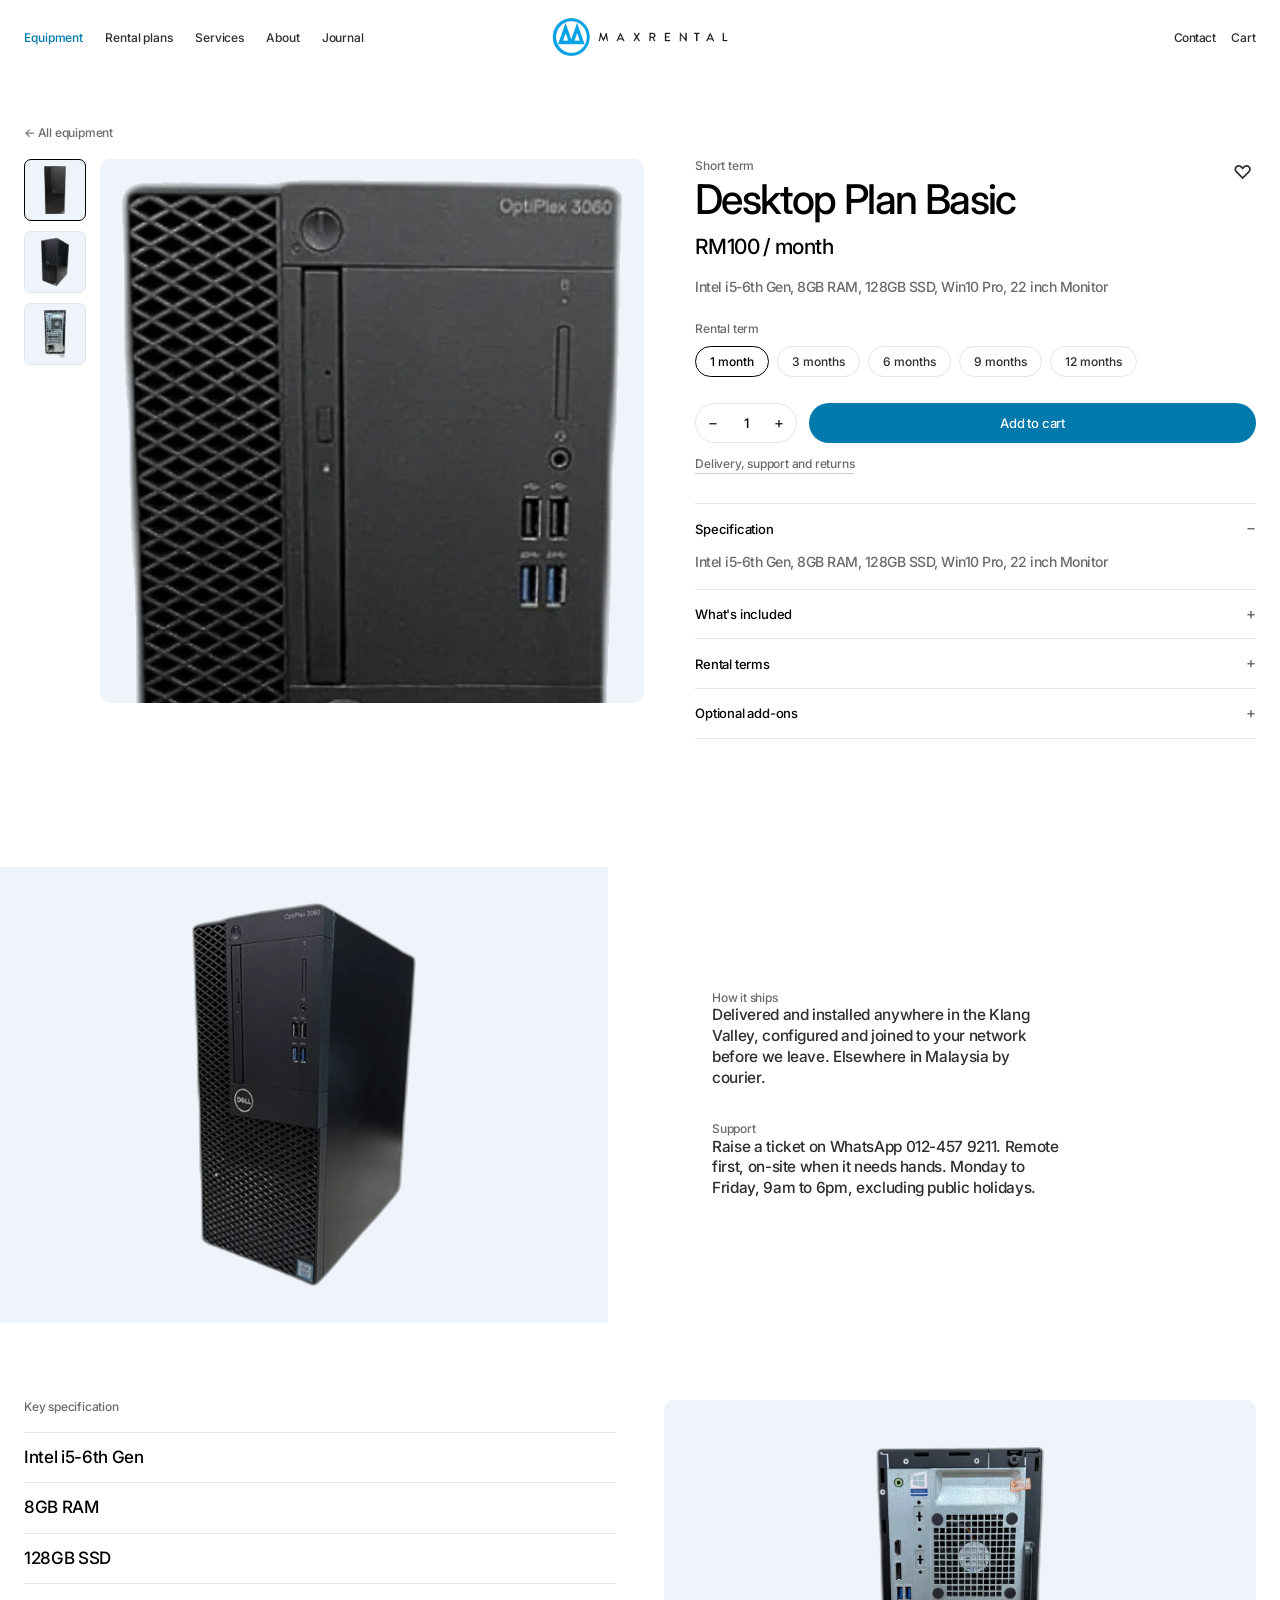
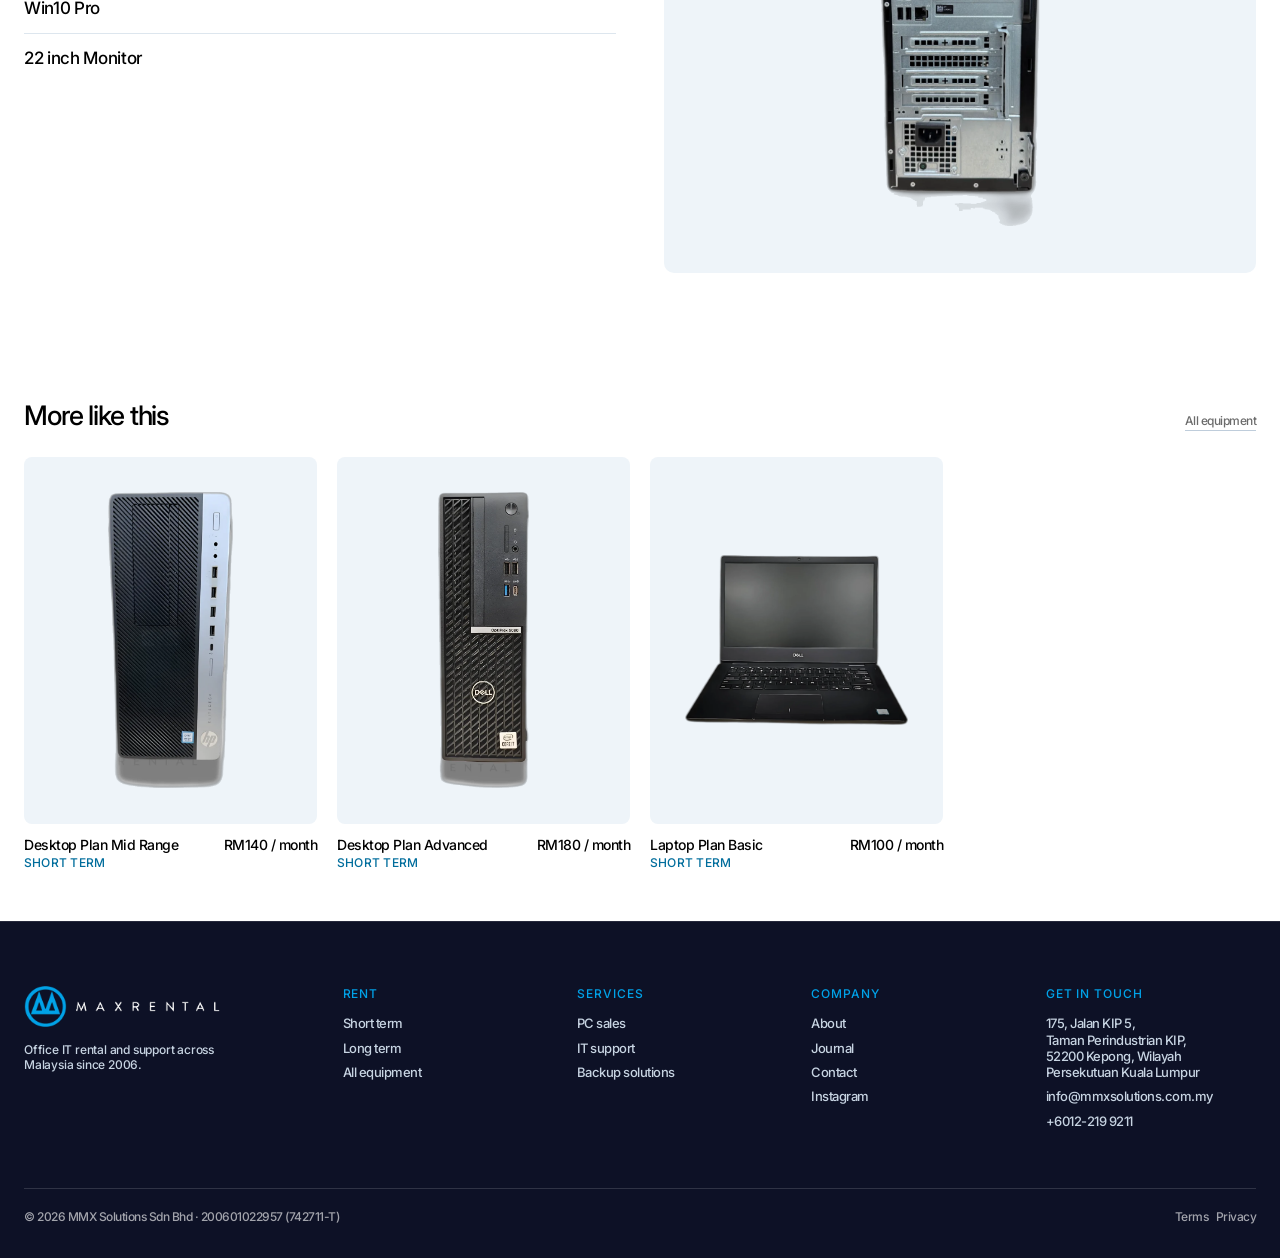
<file: product.html>
<!DOCTYPE html>
<html lang="en">
<head>
<meta charset="utf-8" />
<title>Equipment detail — MAXRENTAL</title>
<meta name="viewport" content="width=device-width, initial-scale=1, viewport-fit=cover" />
<meta name="description" content="Specification, pricing and rental terms for MAXRENTAL equipment." />
<meta name="theme-color" content="#ffffff" />
<meta property="og:title" content="Equipment detail — MAXRENTAL" />
<meta property="og:description" content="Specification, pricing and rental terms for MAXRENTAL equipment." />
<meta property="og:type" content="website" />
<link rel="preconnect" href="https://fonts.googleapis.com" />
<link rel="preconnect" href="https://fonts.gstatic.com" crossorigin />
<link rel="stylesheet" href="https://fonts.googleapis.com/css2?family=Inter:wght@400;500;600&display=swap" />
<link rel="stylesheet" href="css/app.css?v=1790255905" />
<link rel="icon" href="img/mark-512.png" />
</head>
<body>
  <header class="header">
    <div class="container header__inner">
      <nav class="nav">
        <a href="products.html" aria-current="page">Equipment</a>
        <a href="short-term.html">Rental plans</a>
        <a href="services.html">Services</a>
        <a href="about.html">About</a>
        <a href="news.html">Journal</a>
      </nav>
      <button class="nav-toggle" type="button" aria-expanded="false">Menu</button>
      <a class="brand" href="index.html" aria-label="MAXRENTAL home">
        <img src="img/logo-ink.png" alt="MAXRENTAL" width="176" height="37" />
      </a>
      <div class="header__end">
        <a href="contact.html">Contact</a>
        <button class="header__cart" type="button" data-open-cart
                aria-haspopup="dialog" aria-expanded="false">Cart
          <span class="cart-badge" data-cart-count hidden>0</span>
        </button>
      </div>
    </div>
  </header>
  <main>
    <section class="section--tight container">
      <p class="t-meta pdp__back"><a href="products.html">&larr; All equipment</a></p>

      <div class="pdp">
        <div class="pdp__gallery">
          <div class="pdp__thumbs" data-thumbs></div>
          <div class="pdp__stage"><img data-stage alt="" /></div>
        </div>

        <div class="pdp__buy">
          <div class="pdp__head">
            <div>
              <p class="t-meta" data-cat></p>
              <h1 data-name>Equipment</h1>
            </div>
            <button class="fav" type="button" data-fav="" aria-label="Save">&#9825;</button>
          </div>

          <p class="pdp__price"><span data-price></span><s class="grey" data-was hidden></s></p>
          <p class="t-body grey pdp__spec" data-spec></p>

          <div class="pdp__field" data-term-field hidden>
            <p class="t-meta">Rental term</p>
            <div class="chips" data-terms></div>
          </div>

          <div class="pdp__cart">
            <div class="qty">
              <button type="button" data-qty="-1" aria-label="Fewer">&minus;</button>
              <input type="text" inputmode="numeric" value="1" data-qty-value aria-label="Quantity" />
              <button type="button" data-qty="1" aria-label="More">+</button>
            </div>
            <button class="pill pdp__add" type="button" data-add-cart="">Add to cart</button>
          </div>
          <p class="t-meta"><a class="link-more" href="terms.html">Delivery, support and returns</a></p>

          <div class="acc">
            <details open>
              <summary>Specification</summary>
              <div class="acc__body"><p class="t-body grey" data-acc-spec></p></div>
            </details>
            <details>
              <summary>What's included</summary>
              <div class="acc__body"><ul class="ticks"><li>Quick approval</li><li>Free delivery and installation</li><li>Hardware warranty and insurance</li><li>Remote and on-site support and maintenance</li></ul></div>
            </details>
            <details>
              <summary>Rental terms</summary>
              <div class="acc__body" data-acc-terms></div>
            </details>
            <details>
              <summary>Optional add-ons</summary>
              <div class="acc__body"><ul class="rows"><li><span>RAM upgrade, 8GB to 16GB</span><span class="grey">RM21.20</span></li><li><span>Microsoft Office Home &amp; Business 2024</span><span class="grey">RM53.00</span></li><li><span>Kaspersky Endpoint antivirus</span><span class="grey">RM10.60</span></li></ul></div>
            </details>
          </div>
        </div>
      </div>
    </section>

    <section class="pdp__detail">
      <div class="pdp__detail-media"><img data-detail alt="" /></div>
      <div class="pdp__detail-copy">
        <div>
          <p class="t-meta grey">How it ships</p>
          <p class="t-lead">Delivered and installed anywhere in the Klang Valley, configured and
             joined to your network before we leave. Elsewhere in Malaysia by courier.</p>
        </div>
        <div style="margin-top:34px">
          <p class="t-meta grey">Support</p>
          <p class="t-lead">Raise a ticket on WhatsApp 012-457 9211. Remote first, on-site when it
             needs hands. Monday to Friday, 9am to 6pm, excluding public holidays.</p>
        </div>
      </div>
    </section>

    <section class="section container">
      <div class="grid grid--2" style="align-items:start;gap:48px">
        <div>
          <p class="t-meta">Key specification</p>
          <ul class="speclist" data-speclist></ul>
        </div>
        <div class="pdp__panel"><img data-panel alt="" /></div>
      </div>
    </section>

    <section class="section--tight container">
      <div class="section-head"><h2>More like this</h2>
        <a class="link-more" href="products.html">All equipment</a></div>
      <div class="grid" data-related></div>
    </section>

    <script>
      /* products.js now loads at the end of the body so every page's cart
         can read it, which puts it after this block in document order.
         Wait for DOMContentLoaded, by which point it has run. */
      document.addEventListener('DOMContentLoaded', function () {
        var PLAN = window.MR_PLAN_IMAGE || {};
        var CAT = {"short-term": "Short term", "long-term": "Long term", "new-laptop": "New laptop", "new-desktop": "New desktop", "ref-laptop": "Refurbished laptop", "ref-desktop": "Refurbished desktop", "others": "Software"};
        var TILES = {"dell-latitude-5420-laptop": 5, "dell-latitude-5470-laptop": 5, "hp-probook-440-g10-laptop": 4, "dell-latitude-5490-laptop": 5, "dell-latitude-3450-laptop": 6, "hp-probook-440-g8-laptop": 5, "dell-latitude-5400-laptop": 5, "dell-latitude-3400-laptop": 5, "lenovo-l380-laptop": 6, "hp-elitedesk-800-g3-desktop": 3, "dell-dc-15250-laptop": 5, "hp-zbook-14-g7-laptop": 5, "dell-optiplex-5080sff-desktop": 3, "hp-probook-450-g7-laptop": 5, "dell-optiplex-3060-desktop": 3, "microsoft-office-home-business-2024": 1, "apple-macbook-air-m2": 1};
        var all = window.PRODUCTS || [];
        var q = new URLSearchParams(location.search).get('model');
        var p = all.filter(function (x) { return x.key === q; })[0] || all[0];
        if (!p) return;

        var base = PLAN[p.key] || p.key;
        var n = TILES[base] || 1;
        var img = function (i) { return 'img/tiles/' + base + '-' + i + '.webp'; };

        /* Title case: the catalogue ships names shouting in caps. */
        function title(t) {
          return String(t).toLowerCase().replace(/\b([a-z])/g, function (m) { return m.toUpperCase(); })
                  .replace(/\b(Ssd|Ram|Hdd|Sff|Hp|Pc|I3|I5|I7|Gb|Tb)\b/gi, function (m) { return m.toUpperCase(); });
        }

        var stage = document.querySelector('[data-stage]');
        stage.src = img(1);
        stage.alt = p.name;

        var rail = document.querySelector('[data-thumbs]');
        if (n > 1) {
          for (var i = 1; i <= n; i++) {
            var b = document.createElement('button');
            b.type = 'button';
            b.className = 'pdp__thumb' + (i === 1 ? ' is-active' : '');
            b.innerHTML = '<img src="' + img(i) + '" alt="" loading="lazy" />';
            (function (src, el) {
              el.addEventListener('click', function () {
                stage.src = src;
                rail.querySelectorAll('.pdp__thumb').forEach(function (x) { x.classList.remove('is-active'); });
                el.classList.add('is-active');
              });
            })(img(i), b);
            rail.appendChild(b);
          }
        } else {
          rail.hidden = true;
        }

        document.querySelector('[data-cat]').textContent = CAT[p.collection] || '';
        document.querySelector('[data-name]').textContent = title(p.name);
        document.querySelector('[data-price]').textContent = p.price;
        if (p.was) {
          var w = document.querySelector('[data-was]');
          w.textContent = p.was; w.hidden = false;
        }
        document.querySelector('[data-spec]').textContent = p.spec || '';
        document.querySelector('[data-acc-spec]').textContent = p.spec || 'Ask us for the full specification.';
        document.querySelector('[data-add-cart]').setAttribute('data-add-cart', p.key);
        document.querySelector('[data-fav]').setAttribute('data-fav', p.key);
        document.querySelector('[data-detail]').src = img(Math.min(2, n));
        document.querySelector('[data-panel]').src = img(Math.min(3, n));

        /* Rental term reads as a variant selector, the way the reference
           offers sizes. It is carried into the cart line, not a price change. */
        if (p.terms) {
          document.querySelector('[data-term-field]').hidden = false;
          var wrap = document.querySelector('[data-terms]');
          p.terms.split('/').map(function (t) { return t.trim(); }).forEach(function (t, i) {
            var b = document.createElement('button');
            b.type = 'button';
            b.className = 'chip' + (i === 0 ? ' is-active' : '');
            var num = t.replace(/[^0-9]/g, '');
            b.textContent = num + (num === '1' ? ' month' : ' months');
            b.addEventListener('click', function () {
              wrap.querySelectorAll('.chip').forEach(function (x) { x.classList.remove('is-active'); });
              b.classList.add('is-active');
            });
            wrap.appendChild(b);
          });
        }

        var rows = [];
        if (p.terms) rows.push(['Rental term', p.terms]);
        if (p.warranty) rows.push(['Warranty', p.warranty]);
        if (p.note) rows.push(['Note', p.note]);
        rows.push(['Minimum order', 'No minimum. Single units welcome.']);
        document.querySelector('[data-acc-terms]').innerHTML =
          '<ul class="rows">' + rows.map(function (r) {
            return '<li><span>' + r[0] + '</span><span class="grey">' + r[1] + '</span></li>';
          }).join('') + '</ul>';

        document.querySelector('[data-speclist]').innerHTML =
          (p.spec || '').split(',').map(function (t) { return t.trim(); })
            .filter(Boolean).map(function (t) { return '<li>' + t + '</li>'; }).join('')
          || '<li>Specification on request</li>';

        var rel = all.filter(function (x) { return x.collection === p.collection && x.key !== p.key; }).slice(0, 3);
        if (!rel.length) rel = all.filter(function (x) { return x.key !== p.key; }).slice(0, 3);
        document.querySelector('[data-related]').innerHTML = rel.map(function (x) {
          var b = PLAN[x.key] || x.key;
          var m = TILES[b] || 1;
          var one = 'img/tiles/' + b + '-1.webp';
          var two = 'img/tiles/' + b + '-' + Math.min(2, m) + '.webp';
          return '<a class="pcard" href="product.html?model=' + x.key + '">' +
                 '<div class="pcard__media">' +
                 '<img class="is-base" src="' + one + '" alt="" loading="lazy" />' +
                 '<img class="is-hover" src="' + two + '" alt="" aria-hidden="true" loading="lazy" />' +
                 '</div>' +
                 '<div class="pcard__body">' +
                 '<span class="pcard__name">' + title(x.name) + '</span>' +
                 '<span class="pcard__price">' + x.price + '</span>' +
                 '<span class="pcard__cat">' + (CAT[x.collection] || '') + '</span>' +
                 '</div></a>';
        }).join('');

        /* Quantity is read by the cart when the item is added. */
        var qty = document.querySelector('[data-qty-value]');
        document.querySelectorAll('[data-qty]').forEach(function (b) {
          b.addEventListener('click', function () {
            var v = Math.max(1, (parseInt(qty.value, 10) || 1) + Number(b.dataset.qty));
            qty.value = v;
          });
        });

        document.title = title(p.name) + ' — MAXRENTAL';
      });
    </script>

  </main>
  <footer class="footer">
    <div class="container">
      <div class="footer__grid">
        <div>
          <img src="img/logo-white.png" alt="MAXRENTAL" width="196" height="41"
               style="margin-bottom:16px" />
          <p class="t-meta" style="max-width:30ch">
            Office IT rental and support across Malaysia since 2006.
          </p>
        </div>
        <div>
          <h4>Rent</h4>
          <ul>
            <li><a href="short-term.html">Short term</a></li>
            <li><a href="long-term.html">Long term</a></li>
            <li><a href="products.html">All equipment</a></li>
          </ul>
        </div>
        <div>
          <h4>Services</h4>
          <ul>
            <li><a href="services.html">PC sales</a></li>
            <li><a href="services.html">IT support</a></li>
            <li><a href="services.html">Backup solutions</a></li>
          </ul>
        </div>
        <div>
          <h4>Company</h4>
          <ul>
            <li><a href="about.html">About</a></li>
            <li><a href="news.html">Journal</a></li>
            <li><a href="contact.html">Contact</a></li>
            <li><a href="https://www.instagram.com/maxrental.my/" target="_blank" rel="noopener noreferrer">Instagram</a></li>
          </ul>
        </div>
        <div>
          <h4>Get in touch</h4>
          <ul>
            <li>175, Jalan KIP 5,<br />Taman Perindustrian KIP,<br />52200 Kepong, Wilayah Persekutuan Kuala Lumpur</li>
            <li><a href="mailto:info@mmxsolutions.com.my">info@mmxsolutions.com.my</a></li>
            <li><a href="tel:+60122199211">+6012-219 9211</a></li>
          </ul>
        </div>
      </div>
      <div class="footer__legal">
        <span>&copy; 2026 MMX Solutions Sdn Bhd &middot; 200601022957 (742711-T)</span>
        <span>
          <a href="terms.html">Terms</a> &nbsp;
          <a href="privacy.html">Privacy</a>
        </span>
      </div>
    </div>
  </footer>
  <div class="cart" data-cart-drawer hidden>
    <div class="cart__scrim" data-close-cart></div>
    <aside class="cart__panel" role="dialog" aria-modal="true" aria-label="Cart">
      <header class="cart__head">
        <h2 class="cart__title">Cart</h2>
        <button class="cart__x" type="button" data-close-cart aria-label="Close">&times;</button>
      </header>

      <div class="cart__body" data-cart-body></div>

      <footer class="cart__foot" data-cart-foot hidden>
        <div class="cart__sum" data-sum-rent hidden>
          <span>Monthly rental</span>
          <strong data-cart-rent>RM0</strong>
        </div>
        <div class="cart__sum" data-sum-buy hidden>
          <span>One-off purchase</span>
          <strong data-cart-buy>RM0</strong>
        </div>
        <p class="cart__note">
          Rental prices are per desk, per month. Delivery and installation included.
        </p>
        <a class="pill cart__cta" href="checkout.html">Checkout</a>
        <button class="cart__clear" type="button" data-clear-cart>Clear cart</button>
      </footer>
    </aside>
  </div>
  <script src="js/products.js?v=1790255905"></script>
  <script>window.MR_PLAN_IMAGE = {"desktop-rental-plan": "dell-optiplex-3060-desktop", "desktop-rental-monthly-plan-basic": "dell-optiplex-3060-desktop", "desktop-rental-monthly-plan-mid-range": "hp-elitedesk-800-g3-desktop", "desktop-rental-monthly-plan-mid-range-2": "hp-elitedesk-800-g3-desktop", "desktop-rental-monthly-plan-advanced": "dell-optiplex-5080sff-desktop", "desktop-rental-monthly-plan-advanced-2": "dell-optiplex-5080sff-desktop", "laptop-rental-monthly-plan-basic": "dell-latitude-3400-laptop", "laptop-rental-monthly-plan-basic-2": "dell-latitude-3400-laptop", "laptop-rental-monthly-plan-mid-range": "dell-latitude-5400-laptop", "laptop-rental-monthly-plan-mid-range-2": "dell-latitude-5400-laptop", "laptop-rental-monthly-plan-advanced": "dell-latitude-5420-laptop", "laptop-rental-monthly-plan-advanced-2": "dell-latitude-5420-laptop", "apple-macbook-air-m2-short-rental-plan": "apple-macbook-air-m2", "laptop-rental-plan-macbook": "apple-macbook-air-m2"};</script>
  <script src="js/app.js?v=1790255905"></script>
</body>
</html>
</file>
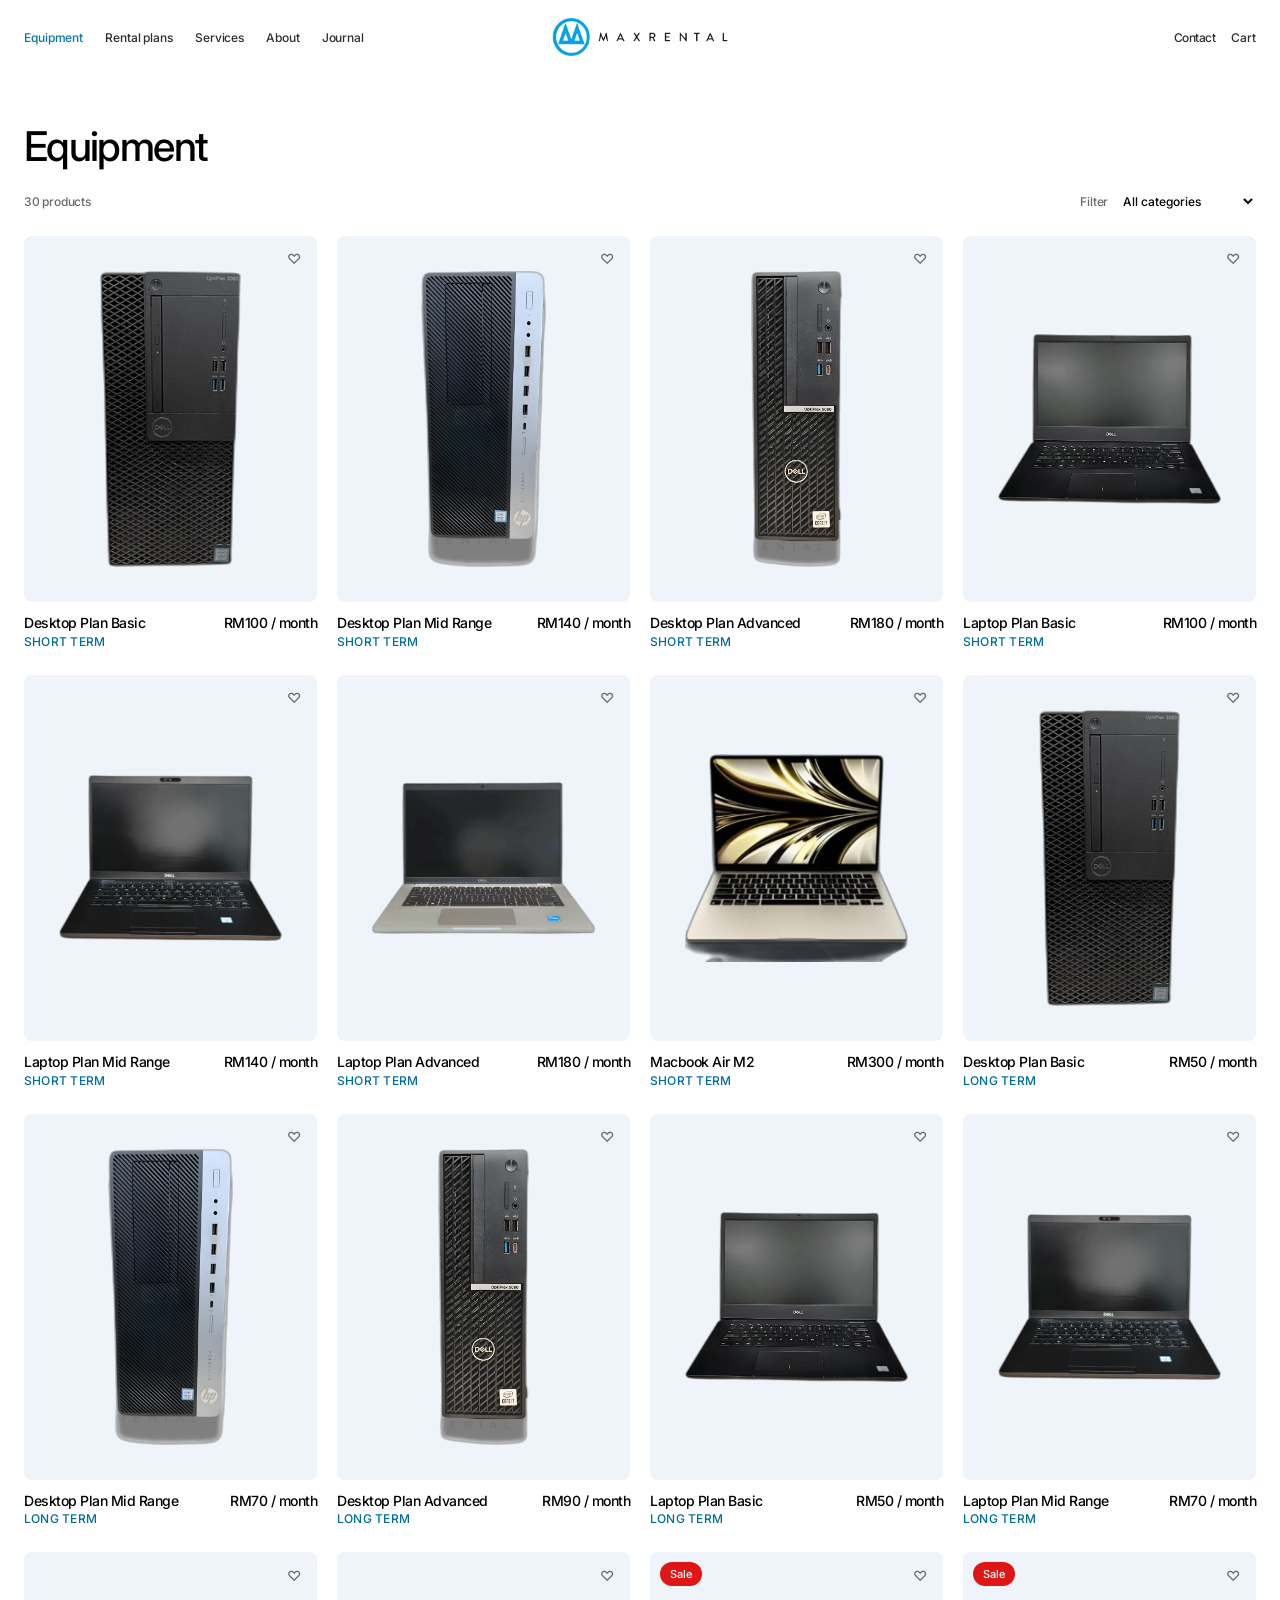
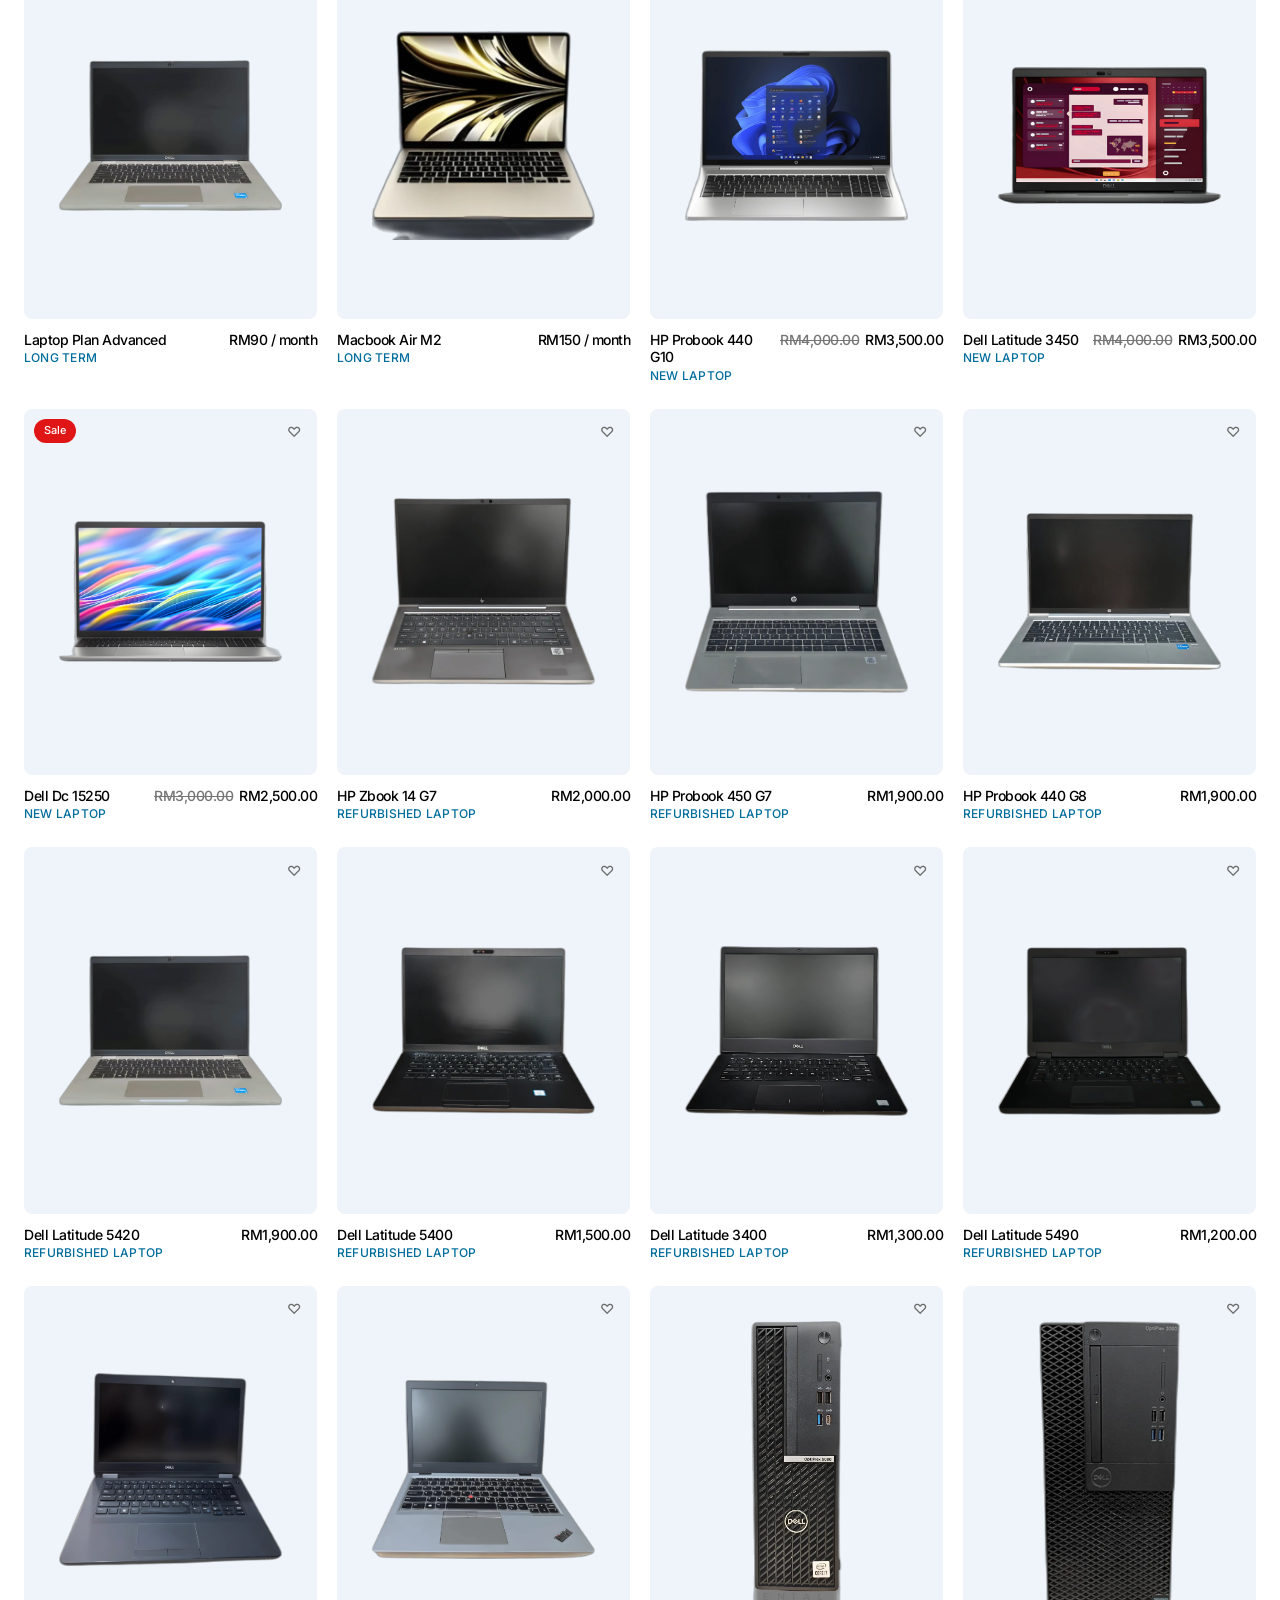
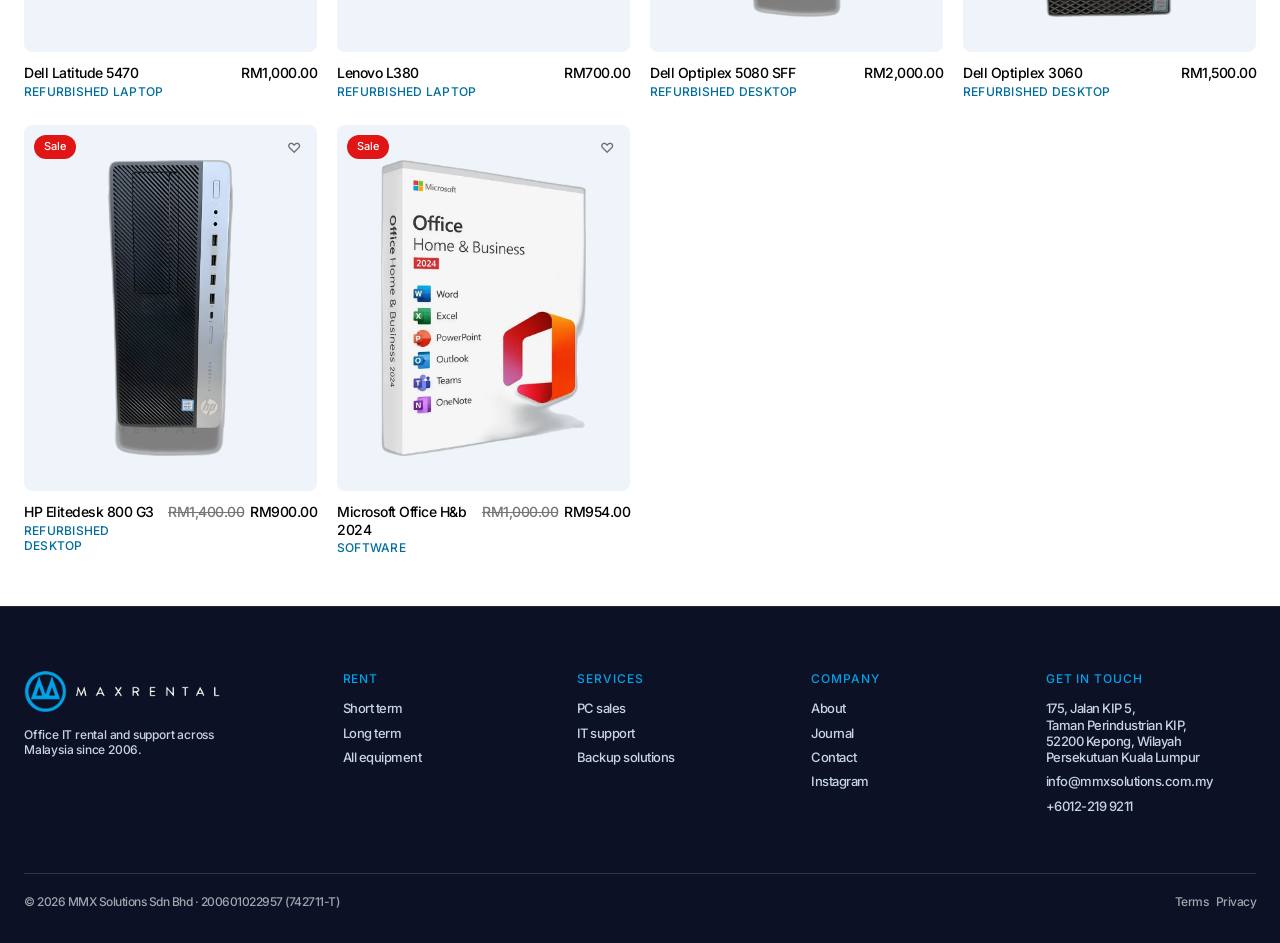
<file: products.html>
<!DOCTYPE html>
<html lang="en">
<head>
<meta charset="utf-8" />
<title>Equipment — MAXRENTAL</title>
<meta name="viewport" content="width=device-width, initial-scale=1, viewport-fit=cover" />
<meta name="description" content="Every laptop, desktop and rental plan MAXRENTAL offers, from Dell, HP and Lenovo." />
<meta name="theme-color" content="#ffffff" />
<meta property="og:title" content="Equipment — MAXRENTAL" />
<meta property="og:description" content="Every laptop, desktop and rental plan MAXRENTAL offers, from Dell, HP and Lenovo." />
<meta property="og:type" content="website" />
<link rel="preconnect" href="https://fonts.googleapis.com" />
<link rel="preconnect" href="https://fonts.gstatic.com" crossorigin />
<link rel="stylesheet" href="https://fonts.googleapis.com/css2?family=Inter:wght@400;500;600&display=swap" />
<link rel="stylesheet" href="css/app.css?v=1790255905" />
<link rel="icon" href="img/mark-512.png" />
</head>
<body>
  <header class="header">
    <div class="container header__inner">
      <nav class="nav">
        <a href="products.html" aria-current="page">Equipment</a>
        <a href="short-term.html">Rental plans</a>
        <a href="services.html">Services</a>
        <a href="about.html">About</a>
        <a href="news.html">Journal</a>
      </nav>
      <button class="nav-toggle" type="button" aria-expanded="false">Menu</button>
      <a class="brand" href="index.html" aria-label="MAXRENTAL home">
        <img src="img/logo-ink.png" alt="MAXRENTAL" width="176" height="37" />
      </a>
      <div class="header__end">
        <a href="contact.html">Contact</a>
        <button class="header__cart" type="button" data-open-cart
                aria-haspopup="dialog" aria-expanded="false">Cart
          <span class="cart-badge" data-cart-count hidden>0</span>
        </button>
      </div>
    </div>
  </header>
  <main>
    <section class="section--tight container">
      <h1 class="reveal">Equipment</h1>
      <div class="section-head" style="margin-top:26px">
        <p class="t-meta">30 products</p>
        <label class="t-meta">
          Filter
          <select data-filter style="margin-left:8px;font:inherit;border:0;background:none">
            <option value="all">All categories</option>
            <option value="short-term">Short term</option>
            <option value="long-term">Long term</option>
            <option value="new-laptop">New laptop</option>
            <option value="ref-laptop">Refurbished laptop</option>
            <option value="ref-desktop">Refurbished desktop</option>
            <option value="others">Software</option>
          </select>
        </label>
      </div>
      <div class="grid">

          <a class="pcard reveal" data-reveal-delay="0" data-collection="short-term"
             href="product.html?model=desktop-rental-monthly-plan-basic">
            <div class="pcard__media">
              
              <button class="pcard__fav" type="button" data-fav="desktop-rental-monthly-plan-basic"
                      aria-pressed="false" aria-label="Save DESKTOP PLAN BASIC">&#9825;</button>
              <img class="is-base" src="img/tiles/dell-optiplex-3060-desktop-1.webp" alt="DESKTOP PLAN BASIC" loading="lazy" />
              <img class="is-hover" src="img/tiles/dell-optiplex-3060-desktop-2.webp" alt="" aria-hidden="true" loading="lazy" />
            </div>
            <div class="pcard__body">
              <span class="pcard__name">Desktop Plan Basic</span>
              <span class="pcard__price">RM100 / month</span>
              <span class="pcard__cat">Short term</span>
            </div>
          </a>

          <a class="pcard reveal" data-reveal-delay="60" data-collection="short-term"
             href="product.html?model=desktop-rental-monthly-plan-mid-range">
            <div class="pcard__media">
              
              <button class="pcard__fav" type="button" data-fav="desktop-rental-monthly-plan-mid-range"
                      aria-pressed="false" aria-label="Save DESKTOP PLAN MID RANGE">&#9825;</button>
              <img class="is-base" src="img/tiles/hp-elitedesk-800-g3-desktop-1.webp" alt="DESKTOP PLAN MID RANGE" loading="lazy" />
              <img class="is-hover" src="img/tiles/hp-elitedesk-800-g3-desktop-2.webp" alt="" aria-hidden="true" loading="lazy" />
            </div>
            <div class="pcard__body">
              <span class="pcard__name">Desktop Plan Mid Range</span>
              <span class="pcard__price">RM140 / month</span>
              <span class="pcard__cat">Short term</span>
            </div>
          </a>

          <a class="pcard reveal" data-reveal-delay="120" data-collection="short-term"
             href="product.html?model=desktop-rental-monthly-plan-advanced">
            <div class="pcard__media">
              
              <button class="pcard__fav" type="button" data-fav="desktop-rental-monthly-plan-advanced"
                      aria-pressed="false" aria-label="Save DESKTOP PLAN ADVANCED">&#9825;</button>
              <img class="is-base" src="img/tiles/dell-optiplex-5080sff-desktop-1.webp" alt="DESKTOP PLAN ADVANCED" loading="lazy" />
              <img class="is-hover" src="img/tiles/dell-optiplex-5080sff-desktop-2.webp" alt="" aria-hidden="true" loading="lazy" />
            </div>
            <div class="pcard__body">
              <span class="pcard__name">Desktop Plan Advanced</span>
              <span class="pcard__price">RM180 / month</span>
              <span class="pcard__cat">Short term</span>
            </div>
          </a>

          <a class="pcard reveal" data-reveal-delay="180" data-collection="short-term"
             href="product.html?model=laptop-rental-monthly-plan-basic">
            <div class="pcard__media">
              
              <button class="pcard__fav" type="button" data-fav="laptop-rental-monthly-plan-basic"
                      aria-pressed="false" aria-label="Save LAPTOP PLAN BASIC">&#9825;</button>
              <img class="is-base" src="img/tiles/dell-latitude-3400-laptop-1.webp" alt="LAPTOP PLAN BASIC" loading="lazy" />
              <img class="is-hover" src="img/tiles/dell-latitude-3400-laptop-2.webp" alt="" aria-hidden="true" loading="lazy" />
            </div>
            <div class="pcard__body">
              <span class="pcard__name">Laptop Plan Basic</span>
              <span class="pcard__price">RM100 / month</span>
              <span class="pcard__cat">Short term</span>
            </div>
          </a>

          <a class="pcard reveal" data-reveal-delay="0" data-collection="short-term"
             href="product.html?model=laptop-rental-monthly-plan-mid-range">
            <div class="pcard__media">
              
              <button class="pcard__fav" type="button" data-fav="laptop-rental-monthly-plan-mid-range"
                      aria-pressed="false" aria-label="Save LAPTOP PLAN MID RANGE">&#9825;</button>
              <img class="is-base" src="img/tiles/dell-latitude-5400-laptop-1.webp" alt="LAPTOP PLAN MID RANGE" loading="lazy" />
              <img class="is-hover" src="img/tiles/dell-latitude-5400-laptop-2.webp" alt="" aria-hidden="true" loading="lazy" />
            </div>
            <div class="pcard__body">
              <span class="pcard__name">Laptop Plan Mid Range</span>
              <span class="pcard__price">RM140 / month</span>
              <span class="pcard__cat">Short term</span>
            </div>
          </a>

          <a class="pcard reveal" data-reveal-delay="60" data-collection="short-term"
             href="product.html?model=laptop-rental-monthly-plan-advanced">
            <div class="pcard__media">
              
              <button class="pcard__fav" type="button" data-fav="laptop-rental-monthly-plan-advanced"
                      aria-pressed="false" aria-label="Save LAPTOP PLAN ADVANCED">&#9825;</button>
              <img class="is-base" src="img/tiles/dell-latitude-5420-laptop-1.webp" alt="LAPTOP PLAN ADVANCED" loading="lazy" />
              <img class="is-hover" src="img/tiles/dell-latitude-5420-laptop-2.webp" alt="" aria-hidden="true" loading="lazy" />
            </div>
            <div class="pcard__body">
              <span class="pcard__name">Laptop Plan Advanced</span>
              <span class="pcard__price">RM180 / month</span>
              <span class="pcard__cat">Short term</span>
            </div>
          </a>

          <a class="pcard reveal" data-reveal-delay="120" data-collection="short-term"
             href="product.html?model=apple-macbook-air-m2-short-rental-plan">
            <div class="pcard__media">
              
              <button class="pcard__fav" type="button" data-fav="apple-macbook-air-m2-short-rental-plan"
                      aria-pressed="false" aria-label="Save MACBOOK AIR M2">&#9825;</button>
              <img class="is-base" src="img/tiles/apple-macbook-air-m2-1.webp" alt="MACBOOK AIR M2" loading="lazy" />
              <img class="is-hover" src="img/tiles/apple-macbook-air-m2-1.webp" alt="" aria-hidden="true" loading="lazy" />
            </div>
            <div class="pcard__body">
              <span class="pcard__name">Macbook Air M2</span>
              <span class="pcard__price">RM300 / month</span>
              <span class="pcard__cat">Short term</span>
            </div>
          </a>

          <a class="pcard reveal" data-reveal-delay="180" data-collection="long-term"
             href="product.html?model=desktop-rental-plan">
            <div class="pcard__media">
              
              <button class="pcard__fav" type="button" data-fav="desktop-rental-plan"
                      aria-pressed="false" aria-label="Save DESKTOP PLAN BASIC">&#9825;</button>
              <img class="is-base" src="img/tiles/dell-optiplex-3060-desktop-1.webp" alt="DESKTOP PLAN BASIC" loading="lazy" />
              <img class="is-hover" src="img/tiles/dell-optiplex-3060-desktop-2.webp" alt="" aria-hidden="true" loading="lazy" />
            </div>
            <div class="pcard__body">
              <span class="pcard__name">Desktop Plan Basic</span>
              <span class="pcard__price">RM50 / month</span>
              <span class="pcard__cat">Long term</span>
            </div>
          </a>

          <a class="pcard reveal" data-reveal-delay="0" data-collection="long-term"
             href="product.html?model=desktop-rental-monthly-plan-mid-range-2">
            <div class="pcard__media">
              
              <button class="pcard__fav" type="button" data-fav="desktop-rental-monthly-plan-mid-range-2"
                      aria-pressed="false" aria-label="Save DESKTOP PLAN MID RANGE">&#9825;</button>
              <img class="is-base" src="img/tiles/hp-elitedesk-800-g3-desktop-1.webp" alt="DESKTOP PLAN MID RANGE" loading="lazy" />
              <img class="is-hover" src="img/tiles/hp-elitedesk-800-g3-desktop-2.webp" alt="" aria-hidden="true" loading="lazy" />
            </div>
            <div class="pcard__body">
              <span class="pcard__name">Desktop Plan Mid Range</span>
              <span class="pcard__price">RM70 / month</span>
              <span class="pcard__cat">Long term</span>
            </div>
          </a>

          <a class="pcard reveal" data-reveal-delay="60" data-collection="long-term"
             href="product.html?model=desktop-rental-monthly-plan-advanced-2">
            <div class="pcard__media">
              
              <button class="pcard__fav" type="button" data-fav="desktop-rental-monthly-plan-advanced-2"
                      aria-pressed="false" aria-label="Save DESKTOP PLAN ADVANCED">&#9825;</button>
              <img class="is-base" src="img/tiles/dell-optiplex-5080sff-desktop-1.webp" alt="DESKTOP PLAN ADVANCED" loading="lazy" />
              <img class="is-hover" src="img/tiles/dell-optiplex-5080sff-desktop-2.webp" alt="" aria-hidden="true" loading="lazy" />
            </div>
            <div class="pcard__body">
              <span class="pcard__name">Desktop Plan Advanced</span>
              <span class="pcard__price">RM90 / month</span>
              <span class="pcard__cat">Long term</span>
            </div>
          </a>

          <a class="pcard reveal" data-reveal-delay="120" data-collection="long-term"
             href="product.html?model=laptop-rental-monthly-plan-basic-2">
            <div class="pcard__media">
              
              <button class="pcard__fav" type="button" data-fav="laptop-rental-monthly-plan-basic-2"
                      aria-pressed="false" aria-label="Save LAPTOP PLAN BASIC">&#9825;</button>
              <img class="is-base" src="img/tiles/dell-latitude-3400-laptop-1.webp" alt="LAPTOP PLAN BASIC" loading="lazy" />
              <img class="is-hover" src="img/tiles/dell-latitude-3400-laptop-2.webp" alt="" aria-hidden="true" loading="lazy" />
            </div>
            <div class="pcard__body">
              <span class="pcard__name">Laptop Plan Basic</span>
              <span class="pcard__price">RM50 / month</span>
              <span class="pcard__cat">Long term</span>
            </div>
          </a>

          <a class="pcard reveal" data-reveal-delay="180" data-collection="long-term"
             href="product.html?model=laptop-rental-monthly-plan-mid-range-2">
            <div class="pcard__media">
              
              <button class="pcard__fav" type="button" data-fav="laptop-rental-monthly-plan-mid-range-2"
                      aria-pressed="false" aria-label="Save LAPTOP PLAN MID RANGE">&#9825;</button>
              <img class="is-base" src="img/tiles/dell-latitude-5400-laptop-1.webp" alt="LAPTOP PLAN MID RANGE" loading="lazy" />
              <img class="is-hover" src="img/tiles/dell-latitude-5400-laptop-2.webp" alt="" aria-hidden="true" loading="lazy" />
            </div>
            <div class="pcard__body">
              <span class="pcard__name">Laptop Plan Mid Range</span>
              <span class="pcard__price">RM70 / month</span>
              <span class="pcard__cat">Long term</span>
            </div>
          </a>

          <a class="pcard reveal" data-reveal-delay="0" data-collection="long-term"
             href="product.html?model=laptop-rental-monthly-plan-advanced-2">
            <div class="pcard__media">
              
              <button class="pcard__fav" type="button" data-fav="laptop-rental-monthly-plan-advanced-2"
                      aria-pressed="false" aria-label="Save LAPTOP PLAN ADVANCED">&#9825;</button>
              <img class="is-base" src="img/tiles/dell-latitude-5420-laptop-1.webp" alt="LAPTOP PLAN ADVANCED" loading="lazy" />
              <img class="is-hover" src="img/tiles/dell-latitude-5420-laptop-2.webp" alt="" aria-hidden="true" loading="lazy" />
            </div>
            <div class="pcard__body">
              <span class="pcard__name">Laptop Plan Advanced</span>
              <span class="pcard__price">RM90 / month</span>
              <span class="pcard__cat">Long term</span>
            </div>
          </a>

          <a class="pcard reveal" data-reveal-delay="60" data-collection="long-term"
             href="product.html?model=laptop-rental-plan-macbook">
            <div class="pcard__media">
              
              <button class="pcard__fav" type="button" data-fav="laptop-rental-plan-macbook"
                      aria-pressed="false" aria-label="Save MACBOOK AIR M2">&#9825;</button>
              <img class="is-base" src="img/tiles/apple-macbook-air-m2-1.webp" alt="MACBOOK AIR M2" loading="lazy" />
              <img class="is-hover" src="img/tiles/apple-macbook-air-m2-1.webp" alt="" aria-hidden="true" loading="lazy" />
            </div>
            <div class="pcard__body">
              <span class="pcard__name">Macbook Air M2</span>
              <span class="pcard__price">RM150 / month</span>
              <span class="pcard__cat">Long term</span>
            </div>
          </a>

          <a class="pcard reveal" data-reveal-delay="120" data-collection="new-laptop"
             href="product.html?model=hp-probook-440-g10-laptop">
            <div class="pcard__media">
              <span class="pcard__badge pcard__badge--sale">Sale</span>
              <button class="pcard__fav" type="button" data-fav="hp-probook-440-g10-laptop"
                      aria-pressed="false" aria-label="Save HP PROBOOK 440 G10">&#9825;</button>
              <img class="is-base" src="img/tiles/hp-probook-440-g10-laptop-1.webp" alt="HP PROBOOK 440 G10" loading="lazy" />
              <img class="is-hover" src="img/tiles/hp-probook-440-g10-laptop-2.webp" alt="" aria-hidden="true" loading="lazy" />
            </div>
            <div class="pcard__body">
              <span class="pcard__name">HP Probook 440 G10</span>
              <span class="pcard__price"><span class="pcard__was">RM4,000.00</span>RM3,500.00</span>
              <span class="pcard__cat">New laptop</span>
            </div>
          </a>

          <a class="pcard reveal" data-reveal-delay="180" data-collection="new-laptop"
             href="product.html?model=dell-latitude-3450-laptop">
            <div class="pcard__media">
              <span class="pcard__badge pcard__badge--sale">Sale</span>
              <button class="pcard__fav" type="button" data-fav="dell-latitude-3450-laptop"
                      aria-pressed="false" aria-label="Save DELL LATITUDE 3450">&#9825;</button>
              <img class="is-base" src="img/tiles/dell-latitude-3450-laptop-1.webp" alt="DELL LATITUDE 3450" loading="lazy" />
              <img class="is-hover" src="img/tiles/dell-latitude-3450-laptop-2.webp" alt="" aria-hidden="true" loading="lazy" />
            </div>
            <div class="pcard__body">
              <span class="pcard__name">Dell Latitude 3450</span>
              <span class="pcard__price"><span class="pcard__was">RM4,000.00</span>RM3,500.00</span>
              <span class="pcard__cat">New laptop</span>
            </div>
          </a>

          <a class="pcard reveal" data-reveal-delay="0" data-collection="new-laptop"
             href="product.html?model=dell-dc-15250-laptop">
            <div class="pcard__media">
              <span class="pcard__badge pcard__badge--sale">Sale</span>
              <button class="pcard__fav" type="button" data-fav="dell-dc-15250-laptop"
                      aria-pressed="false" aria-label="Save DELL DC 15250">&#9825;</button>
              <img class="is-base" src="img/tiles/dell-dc-15250-laptop-1.webp" alt="DELL DC 15250" loading="lazy" />
              <img class="is-hover" src="img/tiles/dell-dc-15250-laptop-2.webp" alt="" aria-hidden="true" loading="lazy" />
            </div>
            <div class="pcard__body">
              <span class="pcard__name">Dell Dc 15250</span>
              <span class="pcard__price"><span class="pcard__was">RM3,000.00</span>RM2,500.00</span>
              <span class="pcard__cat">New laptop</span>
            </div>
          </a>

          <a class="pcard reveal" data-reveal-delay="60" data-collection="ref-laptop"
             href="product.html?model=hp-zbook-14-g7-laptop">
            <div class="pcard__media">
              
              <button class="pcard__fav" type="button" data-fav="hp-zbook-14-g7-laptop"
                      aria-pressed="false" aria-label="Save HP ZBOOK 14 G7">&#9825;</button>
              <img class="is-base" src="img/tiles/hp-zbook-14-g7-laptop-1.webp" alt="HP ZBOOK 14 G7" loading="lazy" />
              <img class="is-hover" src="img/tiles/hp-zbook-14-g7-laptop-2.webp" alt="" aria-hidden="true" loading="lazy" />
            </div>
            <div class="pcard__body">
              <span class="pcard__name">HP Zbook 14 G7</span>
              <span class="pcard__price">RM2,000.00</span>
              <span class="pcard__cat">Refurbished laptop</span>
            </div>
          </a>

          <a class="pcard reveal" data-reveal-delay="120" data-collection="ref-laptop"
             href="product.html?model=hp-probook-450-g7-laptop">
            <div class="pcard__media">
              
              <button class="pcard__fav" type="button" data-fav="hp-probook-450-g7-laptop"
                      aria-pressed="false" aria-label="Save HP PROBOOK 450 G7">&#9825;</button>
              <img class="is-base" src="img/tiles/hp-probook-450-g7-laptop-1.webp" alt="HP PROBOOK 450 G7" loading="lazy" />
              <img class="is-hover" src="img/tiles/hp-probook-450-g7-laptop-2.webp" alt="" aria-hidden="true" loading="lazy" />
            </div>
            <div class="pcard__body">
              <span class="pcard__name">HP Probook 450 G7</span>
              <span class="pcard__price">RM1,900.00</span>
              <span class="pcard__cat">Refurbished laptop</span>
            </div>
          </a>

          <a class="pcard reveal" data-reveal-delay="180" data-collection="ref-laptop"
             href="product.html?model=hp-probook-440-g8-laptop">
            <div class="pcard__media">
              
              <button class="pcard__fav" type="button" data-fav="hp-probook-440-g8-laptop"
                      aria-pressed="false" aria-label="Save HP PROBOOK 440 G8">&#9825;</button>
              <img class="is-base" src="img/tiles/hp-probook-440-g8-laptop-1.webp" alt="HP PROBOOK 440 G8" loading="lazy" />
              <img class="is-hover" src="img/tiles/hp-probook-440-g8-laptop-2.webp" alt="" aria-hidden="true" loading="lazy" />
            </div>
            <div class="pcard__body">
              <span class="pcard__name">HP Probook 440 G8</span>
              <span class="pcard__price">RM1,900.00</span>
              <span class="pcard__cat">Refurbished laptop</span>
            </div>
          </a>

          <a class="pcard reveal" data-reveal-delay="0" data-collection="ref-laptop"
             href="product.html?model=dell-latitude-5420-laptop">
            <div class="pcard__media">
              
              <button class="pcard__fav" type="button" data-fav="dell-latitude-5420-laptop"
                      aria-pressed="false" aria-label="Save DELL LATITUDE 5420">&#9825;</button>
              <img class="is-base" src="img/tiles/dell-latitude-5420-laptop-1.webp" alt="DELL LATITUDE 5420" loading="lazy" />
              <img class="is-hover" src="img/tiles/dell-latitude-5420-laptop-2.webp" alt="" aria-hidden="true" loading="lazy" />
            </div>
            <div class="pcard__body">
              <span class="pcard__name">Dell Latitude 5420</span>
              <span class="pcard__price">RM1,900.00</span>
              <span class="pcard__cat">Refurbished laptop</span>
            </div>
          </a>

          <a class="pcard reveal" data-reveal-delay="60" data-collection="ref-laptop"
             href="product.html?model=dell-latitude-5400-laptop">
            <div class="pcard__media">
              
              <button class="pcard__fav" type="button" data-fav="dell-latitude-5400-laptop"
                      aria-pressed="false" aria-label="Save DELL LATITUDE 5400">&#9825;</button>
              <img class="is-base" src="img/tiles/dell-latitude-5400-laptop-1.webp" alt="DELL LATITUDE 5400" loading="lazy" />
              <img class="is-hover" src="img/tiles/dell-latitude-5400-laptop-2.webp" alt="" aria-hidden="true" loading="lazy" />
            </div>
            <div class="pcard__body">
              <span class="pcard__name">Dell Latitude 5400</span>
              <span class="pcard__price">RM1,500.00</span>
              <span class="pcard__cat">Refurbished laptop</span>
            </div>
          </a>

          <a class="pcard reveal" data-reveal-delay="120" data-collection="ref-laptop"
             href="product.html?model=dell-latitude-3400-laptop">
            <div class="pcard__media">
              
              <button class="pcard__fav" type="button" data-fav="dell-latitude-3400-laptop"
                      aria-pressed="false" aria-label="Save DELL LATITUDE 3400">&#9825;</button>
              <img class="is-base" src="img/tiles/dell-latitude-3400-laptop-1.webp" alt="DELL LATITUDE 3400" loading="lazy" />
              <img class="is-hover" src="img/tiles/dell-latitude-3400-laptop-2.webp" alt="" aria-hidden="true" loading="lazy" />
            </div>
            <div class="pcard__body">
              <span class="pcard__name">Dell Latitude 3400</span>
              <span class="pcard__price">RM1,300.00</span>
              <span class="pcard__cat">Refurbished laptop</span>
            </div>
          </a>

          <a class="pcard reveal" data-reveal-delay="180" data-collection="ref-laptop"
             href="product.html?model=dell-latitude-5490-laptop">
            <div class="pcard__media">
              
              <button class="pcard__fav" type="button" data-fav="dell-latitude-5490-laptop"
                      aria-pressed="false" aria-label="Save DELL LATITUDE 5490">&#9825;</button>
              <img class="is-base" src="img/tiles/dell-latitude-5490-laptop-1.webp" alt="DELL LATITUDE 5490" loading="lazy" />
              <img class="is-hover" src="img/tiles/dell-latitude-5490-laptop-2.webp" alt="" aria-hidden="true" loading="lazy" />
            </div>
            <div class="pcard__body">
              <span class="pcard__name">Dell Latitude 5490</span>
              <span class="pcard__price">RM1,200.00</span>
              <span class="pcard__cat">Refurbished laptop</span>
            </div>
          </a>

          <a class="pcard reveal" data-reveal-delay="0" data-collection="ref-laptop"
             href="product.html?model=dell-latitude-5470-laptop">
            <div class="pcard__media">
              
              <button class="pcard__fav" type="button" data-fav="dell-latitude-5470-laptop"
                      aria-pressed="false" aria-label="Save DELL LATITUDE 5470">&#9825;</button>
              <img class="is-base" src="img/tiles/dell-latitude-5470-laptop-1.webp" alt="DELL LATITUDE 5470" loading="lazy" />
              <img class="is-hover" src="img/tiles/dell-latitude-5470-laptop-2.webp" alt="" aria-hidden="true" loading="lazy" />
            </div>
            <div class="pcard__body">
              <span class="pcard__name">Dell Latitude 5470</span>
              <span class="pcard__price">RM1,000.00</span>
              <span class="pcard__cat">Refurbished laptop</span>
            </div>
          </a>

          <a class="pcard reveal" data-reveal-delay="60" data-collection="ref-laptop"
             href="product.html?model=lenovo-l380-laptop">
            <div class="pcard__media">
              
              <button class="pcard__fav" type="button" data-fav="lenovo-l380-laptop"
                      aria-pressed="false" aria-label="Save LENOVO L380">&#9825;</button>
              <img class="is-base" src="img/tiles/lenovo-l380-laptop-1.webp" alt="LENOVO L380" loading="lazy" />
              <img class="is-hover" src="img/tiles/lenovo-l380-laptop-2.webp" alt="" aria-hidden="true" loading="lazy" />
            </div>
            <div class="pcard__body">
              <span class="pcard__name">Lenovo L380</span>
              <span class="pcard__price">RM700.00</span>
              <span class="pcard__cat">Refurbished laptop</span>
            </div>
          </a>

          <a class="pcard reveal" data-reveal-delay="120" data-collection="ref-desktop"
             href="product.html?model=dell-optiplex-5080sff-desktop">
            <div class="pcard__media">
              
              <button class="pcard__fav" type="button" data-fav="dell-optiplex-5080sff-desktop"
                      aria-pressed="false" aria-label="Save DELL OPTIPLEX 5080 SFF">&#9825;</button>
              <img class="is-base" src="img/tiles/dell-optiplex-5080sff-desktop-1.webp" alt="DELL OPTIPLEX 5080 SFF" loading="lazy" />
              <img class="is-hover" src="img/tiles/dell-optiplex-5080sff-desktop-2.webp" alt="" aria-hidden="true" loading="lazy" />
            </div>
            <div class="pcard__body">
              <span class="pcard__name">Dell Optiplex 5080 SFF</span>
              <span class="pcard__price">RM2,000.00</span>
              <span class="pcard__cat">Refurbished desktop</span>
            </div>
          </a>

          <a class="pcard reveal" data-reveal-delay="180" data-collection="ref-desktop"
             href="product.html?model=dell-optiplex-3060-desktop">
            <div class="pcard__media">
              
              <button class="pcard__fav" type="button" data-fav="dell-optiplex-3060-desktop"
                      aria-pressed="false" aria-label="Save DELL OPTIPLEX 3060">&#9825;</button>
              <img class="is-base" src="img/tiles/dell-optiplex-3060-desktop-1.webp" alt="DELL OPTIPLEX 3060" loading="lazy" />
              <img class="is-hover" src="img/tiles/dell-optiplex-3060-desktop-2.webp" alt="" aria-hidden="true" loading="lazy" />
            </div>
            <div class="pcard__body">
              <span class="pcard__name">Dell Optiplex 3060</span>
              <span class="pcard__price">RM1,500.00</span>
              <span class="pcard__cat">Refurbished desktop</span>
            </div>
          </a>

          <a class="pcard reveal" data-reveal-delay="0" data-collection="ref-desktop"
             href="product.html?model=hp-elitedesk-800-g3-desktop">
            <div class="pcard__media">
              <span class="pcard__badge pcard__badge--sale">Sale</span>
              <button class="pcard__fav" type="button" data-fav="hp-elitedesk-800-g3-desktop"
                      aria-pressed="false" aria-label="Save HP ELITEDESK 800 G3">&#9825;</button>
              <img class="is-base" src="img/tiles/hp-elitedesk-800-g3-desktop-1.webp" alt="HP ELITEDESK 800 G3" loading="lazy" />
              <img class="is-hover" src="img/tiles/hp-elitedesk-800-g3-desktop-2.webp" alt="" aria-hidden="true" loading="lazy" />
            </div>
            <div class="pcard__body">
              <span class="pcard__name">HP Elitedesk 800 G3</span>
              <span class="pcard__price"><span class="pcard__was">RM1,400.00</span>RM900.00</span>
              <span class="pcard__cat">Refurbished desktop</span>
            </div>
          </a>

          <a class="pcard reveal" data-reveal-delay="60" data-collection="others"
             href="product.html?model=microsoft-office-home-business-2024">
            <div class="pcard__media">
              <span class="pcard__badge pcard__badge--sale">Sale</span>
              <button class="pcard__fav" type="button" data-fav="microsoft-office-home-business-2024"
                      aria-pressed="false" aria-label="Save MICROSOFT OFFICE H&amp;B 2024">&#9825;</button>
              <img class="is-base" src="img/tiles/microsoft-office-home-business-2024-1.webp" alt="MICROSOFT OFFICE H&amp;B 2024" loading="lazy" />
              <img class="is-hover" src="img/tiles/microsoft-office-home-business-2024-1.webp" alt="" aria-hidden="true" loading="lazy" />
            </div>
            <div class="pcard__body">
              <span class="pcard__name">Microsoft Office H&amp;b 2024</span>
              <span class="pcard__price"><span class="pcard__was">RM1,000.00</span>RM954.00</span>
              <span class="pcard__cat">Software</span>
            </div>
          </a>
      </div>
      <p class="t-lead" data-filter-empty hidden style="padding-block:40px">
        Nothing in this category yet. <a class="link-more" href="contact.html">Ask us what's coming</a>
      </p>
    </section>

  </main>
  <footer class="footer">
    <div class="container">
      <div class="footer__grid">
        <div>
          <img src="img/logo-white.png" alt="MAXRENTAL" width="196" height="41"
               style="margin-bottom:16px" />
          <p class="t-meta" style="max-width:30ch">
            Office IT rental and support across Malaysia since 2006.
          </p>
        </div>
        <div>
          <h4>Rent</h4>
          <ul>
            <li><a href="short-term.html">Short term</a></li>
            <li><a href="long-term.html">Long term</a></li>
            <li><a href="products.html">All equipment</a></li>
          </ul>
        </div>
        <div>
          <h4>Services</h4>
          <ul>
            <li><a href="services.html">PC sales</a></li>
            <li><a href="services.html">IT support</a></li>
            <li><a href="services.html">Backup solutions</a></li>
          </ul>
        </div>
        <div>
          <h4>Company</h4>
          <ul>
            <li><a href="about.html">About</a></li>
            <li><a href="news.html">Journal</a></li>
            <li><a href="contact.html">Contact</a></li>
            <li><a href="https://www.instagram.com/maxrental.my/" target="_blank" rel="noopener noreferrer">Instagram</a></li>
          </ul>
        </div>
        <div>
          <h4>Get in touch</h4>
          <ul>
            <li>175, Jalan KIP 5,<br />Taman Perindustrian KIP,<br />52200 Kepong, Wilayah Persekutuan Kuala Lumpur</li>
            <li><a href="mailto:info@mmxsolutions.com.my">info@mmxsolutions.com.my</a></li>
            <li><a href="tel:+60122199211">+6012-219 9211</a></li>
          </ul>
        </div>
      </div>
      <div class="footer__legal">
        <span>&copy; 2026 MMX Solutions Sdn Bhd &middot; 200601022957 (742711-T)</span>
        <span>
          <a href="terms.html">Terms</a> &nbsp;
          <a href="privacy.html">Privacy</a>
        </span>
      </div>
    </div>
  </footer>
  <div class="cart" data-cart-drawer hidden>
    <div class="cart__scrim" data-close-cart></div>
    <aside class="cart__panel" role="dialog" aria-modal="true" aria-label="Cart">
      <header class="cart__head">
        <h2 class="cart__title">Cart</h2>
        <button class="cart__x" type="button" data-close-cart aria-label="Close">&times;</button>
      </header>

      <div class="cart__body" data-cart-body></div>

      <footer class="cart__foot" data-cart-foot hidden>
        <div class="cart__sum" data-sum-rent hidden>
          <span>Monthly rental</span>
          <strong data-cart-rent>RM0</strong>
        </div>
        <div class="cart__sum" data-sum-buy hidden>
          <span>One-off purchase</span>
          <strong data-cart-buy>RM0</strong>
        </div>
        <p class="cart__note">
          Rental prices are per desk, per month. Delivery and installation included.
        </p>
        <a class="pill cart__cta" href="checkout.html">Checkout</a>
        <button class="cart__clear" type="button" data-clear-cart>Clear cart</button>
      </footer>
    </aside>
  </div>
  <script src="js/products.js?v=1790255905"></script>
  <script>window.MR_PLAN_IMAGE = {"desktop-rental-plan": "dell-optiplex-3060-desktop", "desktop-rental-monthly-plan-basic": "dell-optiplex-3060-desktop", "desktop-rental-monthly-plan-mid-range": "hp-elitedesk-800-g3-desktop", "desktop-rental-monthly-plan-mid-range-2": "hp-elitedesk-800-g3-desktop", "desktop-rental-monthly-plan-advanced": "dell-optiplex-5080sff-desktop", "desktop-rental-monthly-plan-advanced-2": "dell-optiplex-5080sff-desktop", "laptop-rental-monthly-plan-basic": "dell-latitude-3400-laptop", "laptop-rental-monthly-plan-basic-2": "dell-latitude-3400-laptop", "laptop-rental-monthly-plan-mid-range": "dell-latitude-5400-laptop", "laptop-rental-monthly-plan-mid-range-2": "dell-latitude-5400-laptop", "laptop-rental-monthly-plan-advanced": "dell-latitude-5420-laptop", "laptop-rental-monthly-plan-advanced-2": "dell-latitude-5420-laptop", "apple-macbook-air-m2-short-rental-plan": "apple-macbook-air-m2", "laptop-rental-plan-macbook": "apple-macbook-air-m2"};</script>
  <script src="js/app.js?v=1790255905"></script>
</body>
</html>
</file>
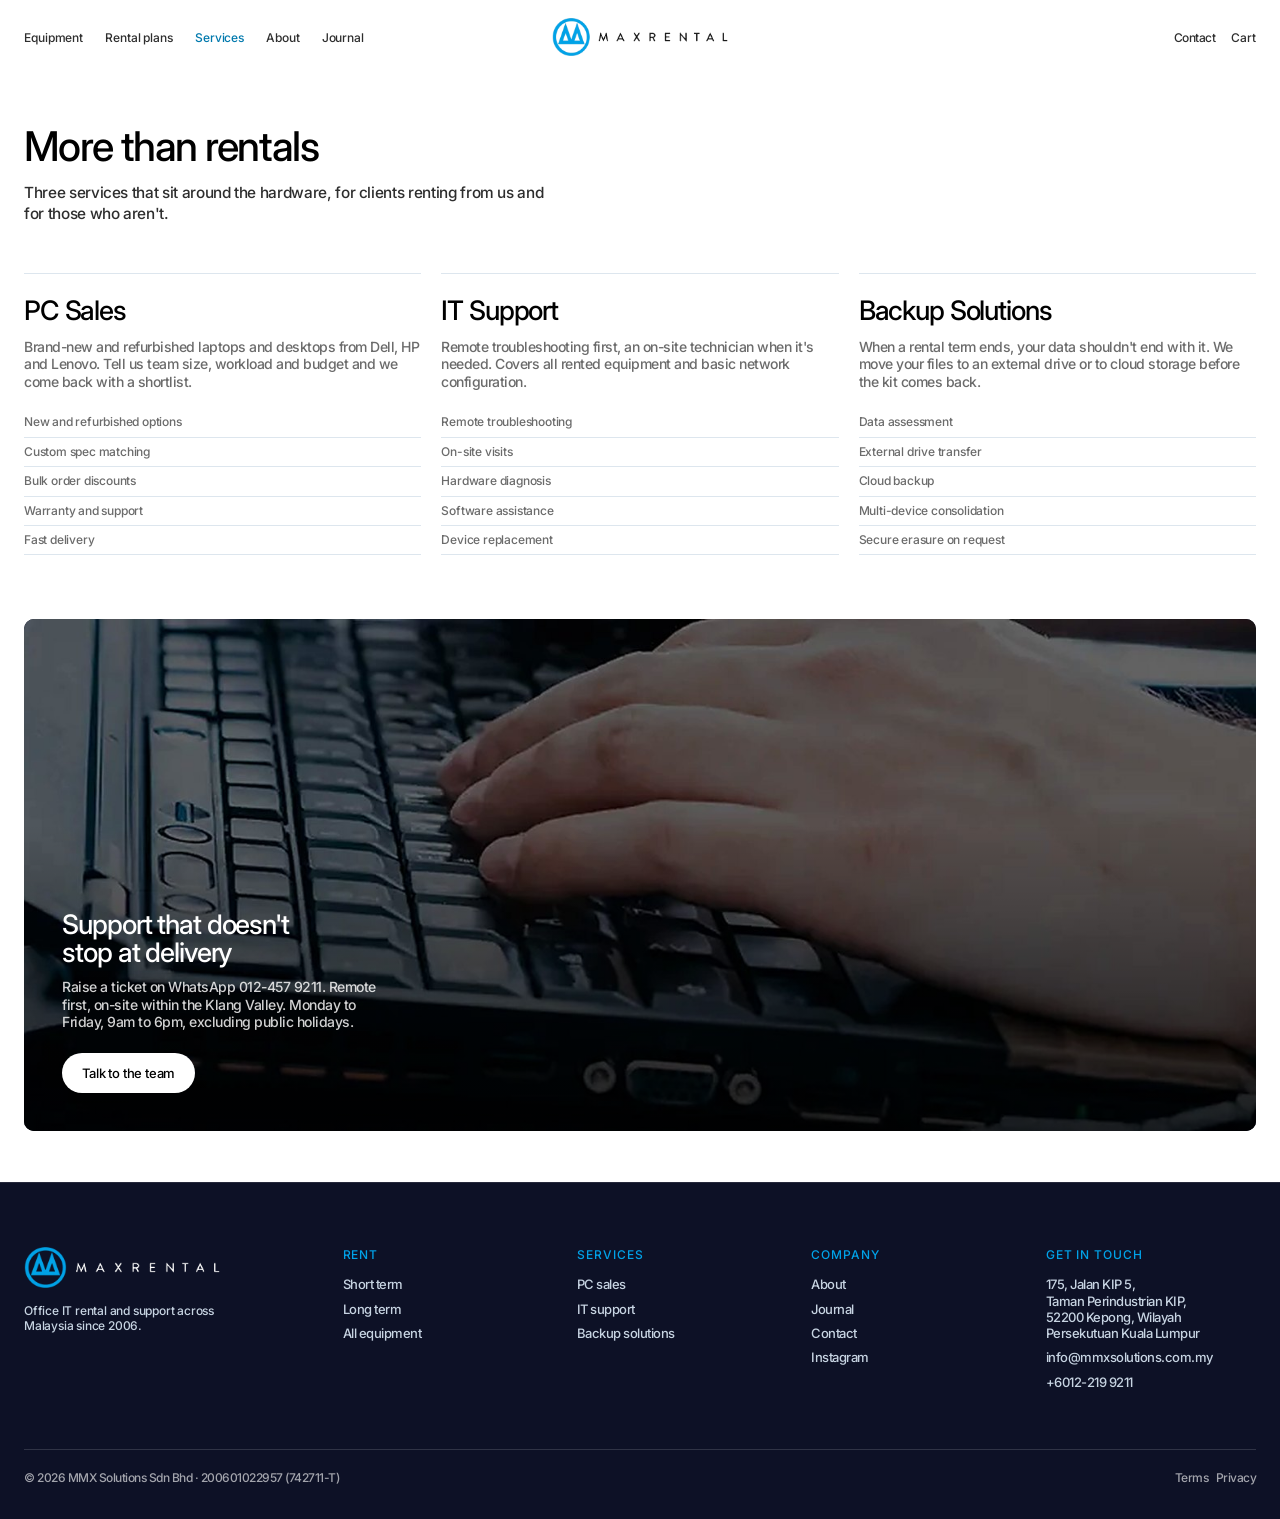
<file: services.html>
<!DOCTYPE html>
<html lang="en">
<head>
<meta charset="utf-8" />
<title>Services — MAXRENTAL</title>
<meta name="viewport" content="width=device-width, initial-scale=1, viewport-fit=cover" />
<meta name="description" content="PC sales, IT support and backup solutions from MMX Solutions." />
<meta name="theme-color" content="#ffffff" />
<meta property="og:title" content="Services — MAXRENTAL" />
<meta property="og:description" content="PC sales, IT support and backup solutions from MMX Solutions." />
<meta property="og:type" content="website" />
<link rel="preconnect" href="https://fonts.googleapis.com" />
<link rel="preconnect" href="https://fonts.gstatic.com" crossorigin />
<link rel="stylesheet" href="https://fonts.googleapis.com/css2?family=Inter:wght@400;500;600&display=swap" />
<link rel="stylesheet" href="css/app.css?v=1790255905" />
<link rel="icon" href="img/mark-512.png" />
</head>
<body>
  <header class="header">
    <div class="container header__inner">
      <nav class="nav">
        <a href="products.html">Equipment</a>
        <a href="short-term.html">Rental plans</a>
        <a href="services.html" aria-current="page">Services</a>
        <a href="about.html">About</a>
        <a href="news.html">Journal</a>
      </nav>
      <button class="nav-toggle" type="button" aria-expanded="false">Menu</button>
      <a class="brand" href="index.html" aria-label="MAXRENTAL home">
        <img src="img/logo-ink.png" alt="MAXRENTAL" width="176" height="37" />
      </a>
      <div class="header__end">
        <a href="contact.html">Contact</a>
        <button class="header__cart" type="button" data-open-cart
                aria-haspopup="dialog" aria-expanded="false">Cart
          <span class="cart-badge" data-cart-count hidden>0</span>
        </button>
      </div>
    </div>
  </header>
  <main>
    <section class="section--tight container">
      <h1 class="reveal">More than rentals</h1>
      <p class="t-lead reveal" data-reveal-delay="60" style="margin-top:16px;max-width:54ch">Three services that sit around the hardware, for clients renting from us and for those who aren&#x27;t.</p>
      <div class="grid grid--3" style="margin-top:48px;align-items:start">

        <article class="reveal" data-reveal-delay="0" style="border-top:1px solid var(--rule);padding-top:22px">
          <h2>PC Sales</h2>
          <p class="t-body grey" style="margin-top:14px;max-width:46ch">Brand-new and refurbished laptops and desktops from Dell, HP and Lenovo. Tell us team size, workload and budget and we come back with a shortlist.</p>
          <ul style="margin-top:18px">
            <li class="t-meta" style="padding:7px 0;border-bottom:1px solid var(--rule)">New and refurbished options</li>
            <li class="t-meta" style="padding:7px 0;border-bottom:1px solid var(--rule)">Custom spec matching</li>
            <li class="t-meta" style="padding:7px 0;border-bottom:1px solid var(--rule)">Bulk order discounts</li>
            <li class="t-meta" style="padding:7px 0;border-bottom:1px solid var(--rule)">Warranty and support</li>
            <li class="t-meta" style="padding:7px 0;border-bottom:1px solid var(--rule)">Fast delivery</li>
          </ul>
        </article>

        <article class="reveal" data-reveal-delay="80" style="border-top:1px solid var(--rule);padding-top:22px">
          <h2>IT Support</h2>
          <p class="t-body grey" style="margin-top:14px;max-width:46ch">Remote troubleshooting first, an on-site technician when it&#x27;s needed. Covers all rented equipment and basic network configuration.</p>
          <ul style="margin-top:18px">
            <li class="t-meta" style="padding:7px 0;border-bottom:1px solid var(--rule)">Remote troubleshooting</li>
            <li class="t-meta" style="padding:7px 0;border-bottom:1px solid var(--rule)">On-site visits</li>
            <li class="t-meta" style="padding:7px 0;border-bottom:1px solid var(--rule)">Hardware diagnosis</li>
            <li class="t-meta" style="padding:7px 0;border-bottom:1px solid var(--rule)">Software assistance</li>
            <li class="t-meta" style="padding:7px 0;border-bottom:1px solid var(--rule)">Device replacement</li>
          </ul>
        </article>

        <article class="reveal" data-reveal-delay="160" style="border-top:1px solid var(--rule);padding-top:22px">
          <h2>Backup Solutions</h2>
          <p class="t-body grey" style="margin-top:14px;max-width:46ch">When a rental term ends, your data shouldn&#x27;t end with it. We move your files to an external drive or to cloud storage before the kit comes back.</p>
          <ul style="margin-top:18px">
            <li class="t-meta" style="padding:7px 0;border-bottom:1px solid var(--rule)">Data assessment</li>
            <li class="t-meta" style="padding:7px 0;border-bottom:1px solid var(--rule)">External drive transfer</li>
            <li class="t-meta" style="padding:7px 0;border-bottom:1px solid var(--rule)">Cloud backup</li>
            <li class="t-meta" style="padding:7px 0;border-bottom:1px solid var(--rule)">Multi-device consolidation</li>
            <li class="t-meta" style="padding:7px 0;border-bottom:1px solid var(--rule)">Secure erasure on request</li>
          </ul>
        </article>
      </div>
      <div class="band reveal" style="margin-top:64px">
        <img src="img/editorial/band-support.jpg" alt="An MMX technician servicing a rental laptop" />
        <div class="band__inner">
          <h2>Support that doesn't stop at delivery</h2>
          <p class="t-body">Raise a ticket on WhatsApp 012-457 9211. Remote first, on-site within the Klang Valley. Monday to Friday, 9am to 6pm, excluding public holidays.</p>
          <p style="margin-top:22px"><a class="pill pill--light" href="contact.html">Talk to the team</a></p>
        </div>
      </div>
    </section>

  </main>
  <footer class="footer">
    <div class="container">
      <div class="footer__grid">
        <div>
          <img src="img/logo-white.png" alt="MAXRENTAL" width="196" height="41"
               style="margin-bottom:16px" />
          <p class="t-meta" style="max-width:30ch">
            Office IT rental and support across Malaysia since 2006.
          </p>
        </div>
        <div>
          <h4>Rent</h4>
          <ul>
            <li><a href="short-term.html">Short term</a></li>
            <li><a href="long-term.html">Long term</a></li>
            <li><a href="products.html">All equipment</a></li>
          </ul>
        </div>
        <div>
          <h4>Services</h4>
          <ul>
            <li><a href="services.html">PC sales</a></li>
            <li><a href="services.html">IT support</a></li>
            <li><a href="services.html">Backup solutions</a></li>
          </ul>
        </div>
        <div>
          <h4>Company</h4>
          <ul>
            <li><a href="about.html">About</a></li>
            <li><a href="news.html">Journal</a></li>
            <li><a href="contact.html">Contact</a></li>
            <li><a href="https://www.instagram.com/maxrental.my/" target="_blank" rel="noopener noreferrer">Instagram</a></li>
          </ul>
        </div>
        <div>
          <h4>Get in touch</h4>
          <ul>
            <li>175, Jalan KIP 5,<br />Taman Perindustrian KIP,<br />52200 Kepong, Wilayah Persekutuan Kuala Lumpur</li>
            <li><a href="mailto:info@mmxsolutions.com.my">info@mmxsolutions.com.my</a></li>
            <li><a href="tel:+60122199211">+6012-219 9211</a></li>
          </ul>
        </div>
      </div>
      <div class="footer__legal">
        <span>&copy; 2026 MMX Solutions Sdn Bhd &middot; 200601022957 (742711-T)</span>
        <span>
          <a href="terms.html">Terms</a> &nbsp;
          <a href="privacy.html">Privacy</a>
        </span>
      </div>
    </div>
  </footer>
  <div class="cart" data-cart-drawer hidden>
    <div class="cart__scrim" data-close-cart></div>
    <aside class="cart__panel" role="dialog" aria-modal="true" aria-label="Cart">
      <header class="cart__head">
        <h2 class="cart__title">Cart</h2>
        <button class="cart__x" type="button" data-close-cart aria-label="Close">&times;</button>
      </header>

      <div class="cart__body" data-cart-body></div>

      <footer class="cart__foot" data-cart-foot hidden>
        <div class="cart__sum" data-sum-rent hidden>
          <span>Monthly rental</span>
          <strong data-cart-rent>RM0</strong>
        </div>
        <div class="cart__sum" data-sum-buy hidden>
          <span>One-off purchase</span>
          <strong data-cart-buy>RM0</strong>
        </div>
        <p class="cart__note">
          Rental prices are per desk, per month. Delivery and installation included.
        </p>
        <a class="pill cart__cta" href="checkout.html">Checkout</a>
        <button class="cart__clear" type="button" data-clear-cart>Clear cart</button>
      </footer>
    </aside>
  </div>
  <script src="js/products.js?v=1790255905"></script>
  <script>window.MR_PLAN_IMAGE = {"desktop-rental-plan": "dell-optiplex-3060-desktop", "desktop-rental-monthly-plan-basic": "dell-optiplex-3060-desktop", "desktop-rental-monthly-plan-mid-range": "hp-elitedesk-800-g3-desktop", "desktop-rental-monthly-plan-mid-range-2": "hp-elitedesk-800-g3-desktop", "desktop-rental-monthly-plan-advanced": "dell-optiplex-5080sff-desktop", "desktop-rental-monthly-plan-advanced-2": "dell-optiplex-5080sff-desktop", "laptop-rental-monthly-plan-basic": "dell-latitude-3400-laptop", "laptop-rental-monthly-plan-basic-2": "dell-latitude-3400-laptop", "laptop-rental-monthly-plan-mid-range": "dell-latitude-5400-laptop", "laptop-rental-monthly-plan-mid-range-2": "dell-latitude-5400-laptop", "laptop-rental-monthly-plan-advanced": "dell-latitude-5420-laptop", "laptop-rental-monthly-plan-advanced-2": "dell-latitude-5420-laptop", "apple-macbook-air-m2-short-rental-plan": "apple-macbook-air-m2", "laptop-rental-plan-macbook": "apple-macbook-air-m2"};</script>
  <script src="js/app.js?v=1790255905"></script>
</body>
</html>
</file>
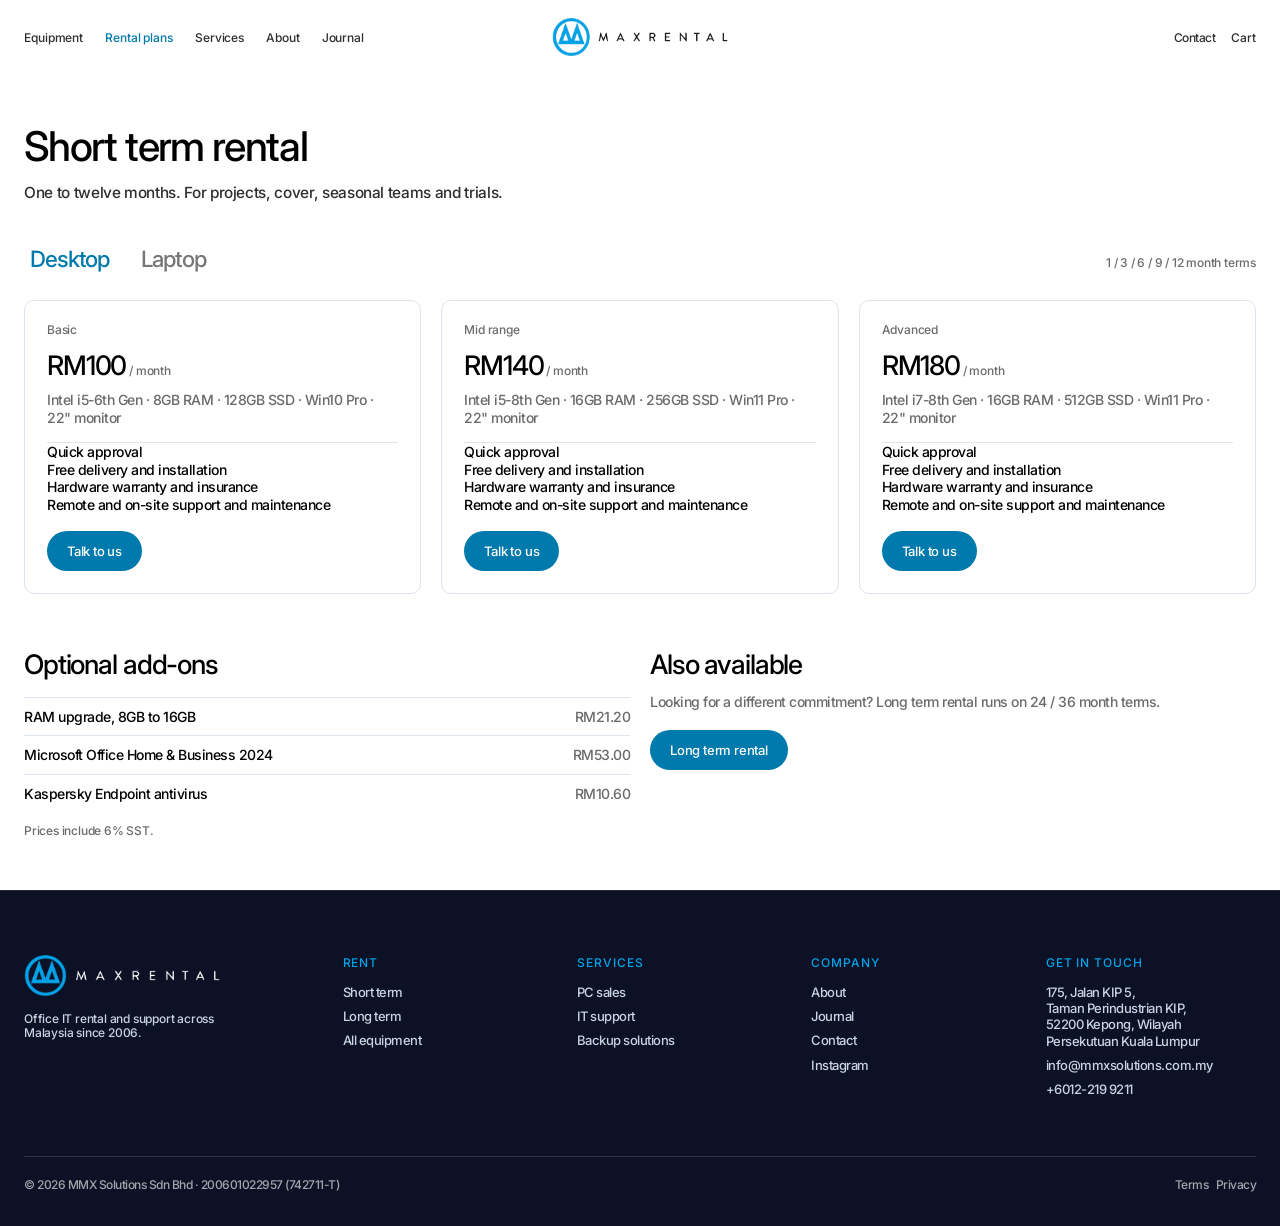
<file: short-term.html>
<!DOCTYPE html>
<html lang="en">
<head>
<meta charset="utf-8" />
<title>Short Term Rental Plan — MAXRENTAL</title>
<meta name="viewport" content="width=device-width, initial-scale=1, viewport-fit=cover" />
<meta name="description" content="Desktop and laptop rental from RM100 a month on 1 to 12 month terms." />
<meta name="theme-color" content="#ffffff" />
<meta property="og:title" content="Short Term Rental Plan — MAXRENTAL" />
<meta property="og:description" content="Desktop and laptop rental from RM100 a month on 1 to 12 month terms." />
<meta property="og:type" content="website" />
<link rel="preconnect" href="https://fonts.googleapis.com" />
<link rel="preconnect" href="https://fonts.gstatic.com" crossorigin />
<link rel="stylesheet" href="https://fonts.googleapis.com/css2?family=Inter:wght@400;500;600&display=swap" />
<link rel="stylesheet" href="css/app.css?v=1790255905" />
<link rel="icon" href="img/mark-512.png" />
</head>
<body>
  <header class="header">
    <div class="container header__inner">
      <nav class="nav">
        <a href="products.html">Equipment</a>
        <a href="short-term.html" aria-current="page">Rental plans</a>
        <a href="services.html">Services</a>
        <a href="about.html">About</a>
        <a href="news.html">Journal</a>
      </nav>
      <button class="nav-toggle" type="button" aria-expanded="false">Menu</button>
      <a class="brand" href="index.html" aria-label="MAXRENTAL home">
        <img src="img/logo-ink.png" alt="MAXRENTAL" width="176" height="37" />
      </a>
      <div class="header__end">
        <a href="contact.html">Contact</a>
        <button class="header__cart" type="button" data-open-cart
                aria-haspopup="dialog" aria-expanded="false">Cart
          <span class="cart-badge" data-cart-count hidden>0</span>
        </button>
      </div>
    </div>
  </header>
  <main>
    <section class="section--tight container">
      <h1 class="reveal">Short term rental</h1>
      <p class="t-lead reveal" data-reveal-delay="60" style="margin-top:16px;max-width:52ch">One to twelve months. For projects, cover, seasonal teams and trials.</p>

      <div class="section-head" style="margin-top:40px">
        <div class="tabs" data-tabs="plan">
          <button type="button" data-tab="desktop" aria-selected="true">Desktop</button>
          <button type="button" data-tab="laptop" aria-selected="false">Laptop</button>
        </div>
        <p class="t-meta">1 / 3 / 6 / 9 / 12 month terms</p>
      </div>

        <div class="grid grid--3" data-tab-panel="desktop" data-tabs-for="plan">

            <div class="reveal" style="border:1px solid var(--rule);border-radius:var(--r-media);padding:22px">
              <p class="t-meta">Basic</p>
              <p class="t-h2" style="margin-top:14px">RM100<span class="t-meta"> / month</span></p>
              <p class="t-body grey" style="margin-top:12px">Intel i5-6th Gen · 8GB RAM · 128GB SSD · Win10 Pro · 22&quot; monitor</p>
              <ul style="margin-top:16px;border-top:1px solid var(--rule)">
                <li>Quick approval</li>
                <li>Free delivery and installation</li>
                <li>Hardware warranty and insurance</li>
                <li>Remote and on-site support and maintenance</li>
              </ul>
              <p style="margin-top:18px"><a class="pill" href="contact.html">Talk to us</a></p>
            </div>

            <div class="reveal" style="border:1px solid var(--rule);border-radius:var(--r-media);padding:22px">
              <p class="t-meta">Mid range</p>
              <p class="t-h2" style="margin-top:14px">RM140<span class="t-meta"> / month</span></p>
              <p class="t-body grey" style="margin-top:12px">Intel i5-8th Gen · 16GB RAM · 256GB SSD · Win11 Pro · 22&quot; monitor</p>
              <ul style="margin-top:16px;border-top:1px solid var(--rule)">
                <li>Quick approval</li>
                <li>Free delivery and installation</li>
                <li>Hardware warranty and insurance</li>
                <li>Remote and on-site support and maintenance</li>
              </ul>
              <p style="margin-top:18px"><a class="pill" href="contact.html">Talk to us</a></p>
            </div>

            <div class="reveal" style="border:1px solid var(--rule);border-radius:var(--r-media);padding:22px">
              <p class="t-meta">Advanced</p>
              <p class="t-h2" style="margin-top:14px">RM180<span class="t-meta"> / month</span></p>
              <p class="t-body grey" style="margin-top:12px">Intel i7-8th Gen · 16GB RAM · 512GB SSD · Win11 Pro · 22&quot; monitor</p>
              <ul style="margin-top:16px;border-top:1px solid var(--rule)">
                <li>Quick approval</li>
                <li>Free delivery and installation</li>
                <li>Hardware warranty and insurance</li>
                <li>Remote and on-site support and maintenance</li>
              </ul>
              <p style="margin-top:18px"><a class="pill" href="contact.html">Talk to us</a></p>
            </div>
        </div>

        <div class="grid grid--3" data-tab-panel="laptop" data-tabs-for="plan" hidden>

            <div class="reveal" style="border:1px solid var(--rule);border-radius:var(--r-media);padding:22px">
              <p class="t-meta">Basic</p>
              <p class="t-h2" style="margin-top:14px">RM100<span class="t-meta"> / month</span></p>
              <p class="t-body grey" style="margin-top:12px">Intel i5-6th Gen · 8GB RAM · 128GB SSD · Win10 Pro · 14&quot; display</p>
              <ul style="margin-top:16px;border-top:1px solid var(--rule)">
                <li>Quick approval</li>
                <li>Free delivery and installation</li>
                <li>Hardware warranty and insurance</li>
                <li>Remote and on-site support and maintenance</li>
              </ul>
              <p style="margin-top:18px"><a class="pill" href="contact.html">Talk to us</a></p>
            </div>

            <div class="reveal" style="border:1px solid var(--rule);border-radius:var(--r-media);padding:22px">
              <p class="t-meta">Mid range</p>
              <p class="t-h2" style="margin-top:14px">RM140<span class="t-meta"> / month</span></p>
              <p class="t-body grey" style="margin-top:12px">Intel i5-8th Gen · 16GB RAM · 256GB SSD · Win11 Pro · 14&quot; display</p>
              <ul style="margin-top:16px;border-top:1px solid var(--rule)">
                <li>Quick approval</li>
                <li>Free delivery and installation</li>
                <li>Hardware warranty and insurance</li>
                <li>Remote and on-site support and maintenance</li>
              </ul>
              <p style="margin-top:18px"><a class="pill" href="contact.html">Talk to us</a></p>
            </div>

            <div class="reveal" style="border:1px solid var(--rule);border-radius:var(--r-media);padding:22px">
              <p class="t-meta">Advanced</p>
              <p class="t-h2" style="margin-top:14px">RM180<span class="t-meta"> / month</span></p>
              <p class="t-body grey" style="margin-top:12px">Intel i7-8th Gen · 16GB RAM · 512GB SSD · Win11 Pro · 14&quot; display</p>
              <ul style="margin-top:16px;border-top:1px solid var(--rule)">
                <li>Quick approval</li>
                <li>Free delivery and installation</li>
                <li>Hardware warranty and insurance</li>
                <li>Remote and on-site support and maintenance</li>
              </ul>
              <p style="margin-top:18px"><a class="pill" href="contact.html">Talk to us</a></p>
            </div>
        </div>

      <div class="grid grid--2" style="margin-top:56px;align-items:start">
        <div class="reveal">
          <h2>Optional add-ons</h2>
          <ul style="margin-top:18px">
            <li style="display:flex;justify-content:space-between;gap:16px;padding:10px 0;border-top:1px solid var(--rule)"><span>RAM upgrade, 8GB to 16GB</span><span class="grey">RM21.20</span></li>
            <li style="display:flex;justify-content:space-between;gap:16px;padding:10px 0;border-top:1px solid var(--rule)"><span>Microsoft Office Home &amp; Business 2024</span><span class="grey">RM53.00</span></li>
            <li style="display:flex;justify-content:space-between;gap:16px;padding:10px 0;border-top:1px solid var(--rule)"><span>Kaspersky Endpoint antivirus</span><span class="grey">RM10.60</span></li>
          </ul>
          <p class="t-meta" style="margin-top:12px">Prices include 6% SST.</p>
        </div>
        <div class="reveal" data-reveal-delay="80">
          <h2>Also available</h2>
          <p class="t-body grey" style="margin-top:14px">
            Looking for a different commitment? Long term rental runs on 24 / 36 month terms.
          </p>
          <p style="margin-top:20px"><a class="pill" href="long-term.html">Long term rental</a></p>
        </div>
      </div>
    </section>

  </main>
  <footer class="footer">
    <div class="container">
      <div class="footer__grid">
        <div>
          <img src="img/logo-white.png" alt="MAXRENTAL" width="196" height="41"
               style="margin-bottom:16px" />
          <p class="t-meta" style="max-width:30ch">
            Office IT rental and support across Malaysia since 2006.
          </p>
        </div>
        <div>
          <h4>Rent</h4>
          <ul>
            <li><a href="short-term.html">Short term</a></li>
            <li><a href="long-term.html">Long term</a></li>
            <li><a href="products.html">All equipment</a></li>
          </ul>
        </div>
        <div>
          <h4>Services</h4>
          <ul>
            <li><a href="services.html">PC sales</a></li>
            <li><a href="services.html">IT support</a></li>
            <li><a href="services.html">Backup solutions</a></li>
          </ul>
        </div>
        <div>
          <h4>Company</h4>
          <ul>
            <li><a href="about.html">About</a></li>
            <li><a href="news.html">Journal</a></li>
            <li><a href="contact.html">Contact</a></li>
            <li><a href="https://www.instagram.com/maxrental.my/" target="_blank" rel="noopener noreferrer">Instagram</a></li>
          </ul>
        </div>
        <div>
          <h4>Get in touch</h4>
          <ul>
            <li>175, Jalan KIP 5,<br />Taman Perindustrian KIP,<br />52200 Kepong, Wilayah Persekutuan Kuala Lumpur</li>
            <li><a href="mailto:info@mmxsolutions.com.my">info@mmxsolutions.com.my</a></li>
            <li><a href="tel:+60122199211">+6012-219 9211</a></li>
          </ul>
        </div>
      </div>
      <div class="footer__legal">
        <span>&copy; 2026 MMX Solutions Sdn Bhd &middot; 200601022957 (742711-T)</span>
        <span>
          <a href="terms.html">Terms</a> &nbsp;
          <a href="privacy.html">Privacy</a>
        </span>
      </div>
    </div>
  </footer>
  <div class="cart" data-cart-drawer hidden>
    <div class="cart__scrim" data-close-cart></div>
    <aside class="cart__panel" role="dialog" aria-modal="true" aria-label="Cart">
      <header class="cart__head">
        <h2 class="cart__title">Cart</h2>
        <button class="cart__x" type="button" data-close-cart aria-label="Close">&times;</button>
      </header>

      <div class="cart__body" data-cart-body></div>

      <footer class="cart__foot" data-cart-foot hidden>
        <div class="cart__sum" data-sum-rent hidden>
          <span>Monthly rental</span>
          <strong data-cart-rent>RM0</strong>
        </div>
        <div class="cart__sum" data-sum-buy hidden>
          <span>One-off purchase</span>
          <strong data-cart-buy>RM0</strong>
        </div>
        <p class="cart__note">
          Rental prices are per desk, per month. Delivery and installation included.
        </p>
        <a class="pill cart__cta" href="checkout.html">Checkout</a>
        <button class="cart__clear" type="button" data-clear-cart>Clear cart</button>
      </footer>
    </aside>
  </div>
  <script src="js/products.js?v=1790255905"></script>
  <script>window.MR_PLAN_IMAGE = {"desktop-rental-plan": "dell-optiplex-3060-desktop", "desktop-rental-monthly-plan-basic": "dell-optiplex-3060-desktop", "desktop-rental-monthly-plan-mid-range": "hp-elitedesk-800-g3-desktop", "desktop-rental-monthly-plan-mid-range-2": "hp-elitedesk-800-g3-desktop", "desktop-rental-monthly-plan-advanced": "dell-optiplex-5080sff-desktop", "desktop-rental-monthly-plan-advanced-2": "dell-optiplex-5080sff-desktop", "laptop-rental-monthly-plan-basic": "dell-latitude-3400-laptop", "laptop-rental-monthly-plan-basic-2": "dell-latitude-3400-laptop", "laptop-rental-monthly-plan-mid-range": "dell-latitude-5400-laptop", "laptop-rental-monthly-plan-mid-range-2": "dell-latitude-5400-laptop", "laptop-rental-monthly-plan-advanced": "dell-latitude-5420-laptop", "laptop-rental-monthly-plan-advanced-2": "dell-latitude-5420-laptop", "apple-macbook-air-m2-short-rental-plan": "apple-macbook-air-m2", "laptop-rental-plan-macbook": "apple-macbook-air-m2"};</script>
  <script src="js/app.js?v=1790255905"></script>
</body>
</html>
</file>
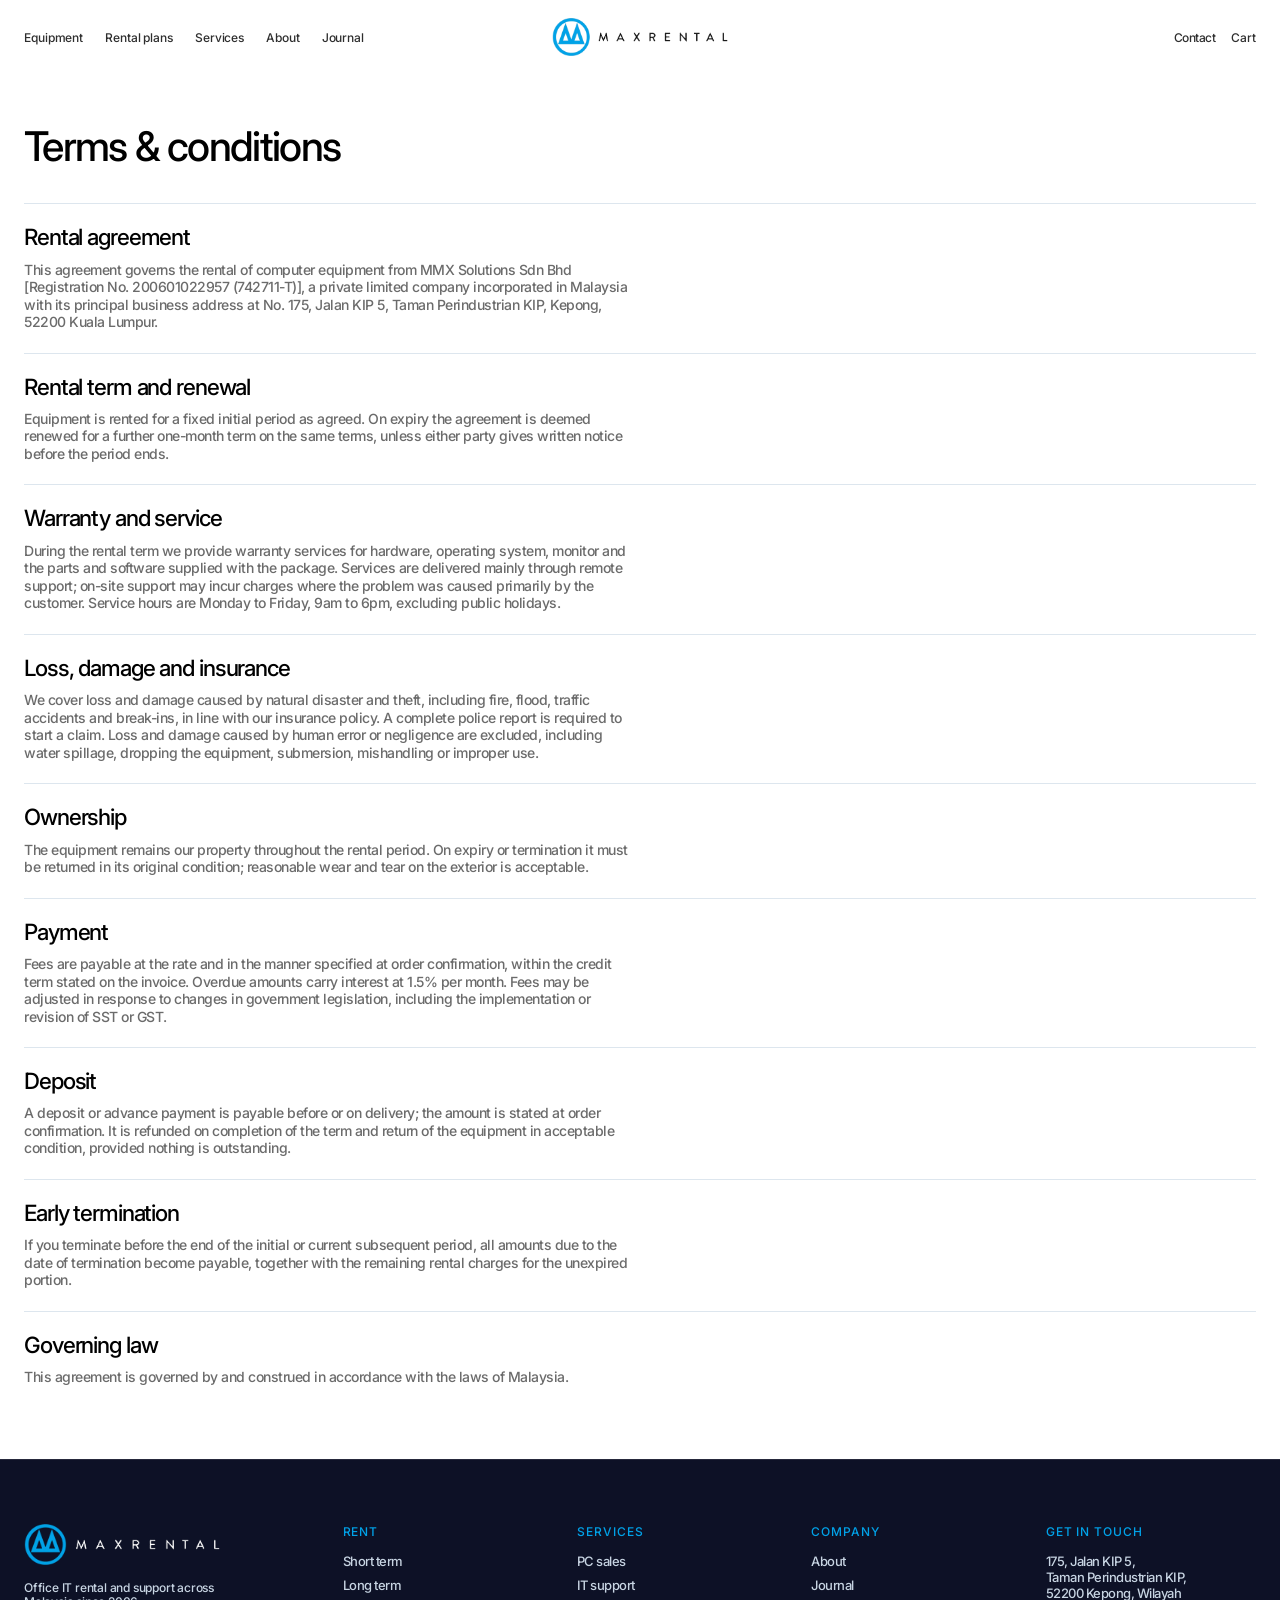
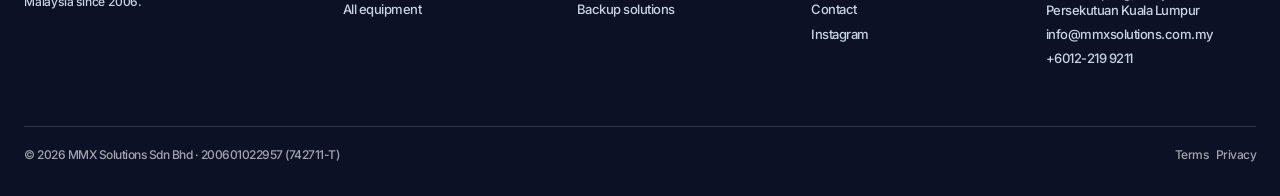
<file: terms.html>
<!DOCTYPE html>
<html lang="en">
<head>
<meta charset="utf-8" />
<title>Terms &amp; Conditions — MAXRENTAL</title>
<meta name="viewport" content="width=device-width, initial-scale=1, viewport-fit=cover" />
<meta name="description" content="General terms and conditions of the MMX Solutions rental agreement." />
<meta name="theme-color" content="#ffffff" />
<meta property="og:title" content="Terms &amp; Conditions — MAXRENTAL" />
<meta property="og:description" content="General terms and conditions of the MMX Solutions rental agreement." />
<meta property="og:type" content="website" />
<link rel="preconnect" href="https://fonts.googleapis.com" />
<link rel="preconnect" href="https://fonts.gstatic.com" crossorigin />
<link rel="stylesheet" href="https://fonts.googleapis.com/css2?family=Inter:wght@400;500;600&display=swap" />
<link rel="stylesheet" href="css/app.css?v=1790255905" />
<link rel="icon" href="img/mark-512.png" />
</head>
<body>
  <header class="header">
    <div class="container header__inner">
      <nav class="nav">
        <a href="products.html">Equipment</a>
        <a href="short-term.html">Rental plans</a>
        <a href="services.html">Services</a>
        <a href="about.html">About</a>
        <a href="news.html">Journal</a>
      </nav>
      <button class="nav-toggle" type="button" aria-expanded="false">Menu</button>
      <a class="brand" href="index.html" aria-label="MAXRENTAL home">
        <img src="img/logo-ink.png" alt="MAXRENTAL" width="176" height="37" />
      </a>
      <div class="header__end">
        <a href="contact.html">Contact</a>
        <button class="header__cart" type="button" data-open-cart
                aria-haspopup="dialog" aria-expanded="false">Cart
          <span class="cart-badge" data-cart-count hidden>0</span>
        </button>
      </div>
    </div>
  </header>
  <main>
    <section class="section--tight container">
      <h1 class="reveal">Terms &amp; conditions</h1>
      <div style="margin-top:36px">

        <div class="reveal" data-reveal-delay="0" style="border-top:1px solid var(--rule);padding:22px 0">
          <h3>Rental agreement</h3>
          <p class="t-body grey" style="margin-top:12px;max-width:68ch">This agreement governs the rental of computer equipment from MMX Solutions Sdn Bhd [Registration No. 200601022957 (742711-T)], a private limited company incorporated in Malaysia with its principal business address at No. 175, Jalan KIP 5, Taman Perindustrian KIP, Kepong, 52200 Kuala Lumpur.</p>
        </div>

        <div class="reveal" data-reveal-delay="50" style="border-top:1px solid var(--rule);padding:22px 0">
          <h3>Rental term and renewal</h3>
          <p class="t-body grey" style="margin-top:12px;max-width:68ch">Equipment is rented for a fixed initial period as agreed. On expiry the agreement is deemed renewed for a further one-month term on the same terms, unless either party gives written notice before the period ends.</p>
        </div>

        <div class="reveal" data-reveal-delay="100" style="border-top:1px solid var(--rule);padding:22px 0">
          <h3>Warranty and service</h3>
          <p class="t-body grey" style="margin-top:12px;max-width:68ch">During the rental term we provide warranty services for hardware, operating system, monitor and the parts and software supplied with the package. Services are delivered mainly through remote support; on-site support may incur charges where the problem was caused primarily by the customer. Service hours are Monday to Friday, 9am to 6pm, excluding public holidays.</p>
        </div>

        <div class="reveal" data-reveal-delay="150" style="border-top:1px solid var(--rule);padding:22px 0">
          <h3>Loss, damage and insurance</h3>
          <p class="t-body grey" style="margin-top:12px;max-width:68ch">We cover loss and damage caused by natural disaster and theft, including fire, flood, traffic accidents and break-ins, in line with our insurance policy. A complete police report is required to start a claim. Loss and damage caused by human error or negligence are excluded, including water spillage, dropping the equipment, submersion, mishandling or improper use.</p>
        </div>

        <div class="reveal" data-reveal-delay="200" style="border-top:1px solid var(--rule);padding:22px 0">
          <h3>Ownership</h3>
          <p class="t-body grey" style="margin-top:12px;max-width:68ch">The equipment remains our property throughout the rental period. On expiry or termination it must be returned in its original condition; reasonable wear and tear on the exterior is acceptable.</p>
        </div>

        <div class="reveal" data-reveal-delay="200" style="border-top:1px solid var(--rule);padding:22px 0">
          <h3>Payment</h3>
          <p class="t-body grey" style="margin-top:12px;max-width:68ch">Fees are payable at the rate and in the manner specified at order confirmation, within the credit term stated on the invoice. Overdue amounts carry interest at 1.5% per month. Fees may be adjusted in response to changes in government legislation, including the implementation or revision of SST or GST.</p>
        </div>

        <div class="reveal" data-reveal-delay="200" style="border-top:1px solid var(--rule);padding:22px 0">
          <h3>Deposit</h3>
          <p class="t-body grey" style="margin-top:12px;max-width:68ch">A deposit or advance payment is payable before or on delivery; the amount is stated at order confirmation. It is refunded on completion of the term and return of the equipment in acceptable condition, provided nothing is outstanding.</p>
        </div>

        <div class="reveal" data-reveal-delay="200" style="border-top:1px solid var(--rule);padding:22px 0">
          <h3>Early termination</h3>
          <p class="t-body grey" style="margin-top:12px;max-width:68ch">If you terminate before the end of the initial or current subsequent period, all amounts due to the date of termination become payable, together with the remaining rental charges for the unexpired portion.</p>
        </div>

        <div class="reveal" data-reveal-delay="200" style="border-top:1px solid var(--rule);padding:22px 0">
          <h3>Governing law</h3>
          <p class="t-body grey" style="margin-top:12px;max-width:68ch">This agreement is governed by and construed in accordance with the laws of Malaysia.</p>
        </div>
      </div>
    </section>

  </main>
  <footer class="footer">
    <div class="container">
      <div class="footer__grid">
        <div>
          <img src="img/logo-white.png" alt="MAXRENTAL" width="196" height="41"
               style="margin-bottom:16px" />
          <p class="t-meta" style="max-width:30ch">
            Office IT rental and support across Malaysia since 2006.
          </p>
        </div>
        <div>
          <h4>Rent</h4>
          <ul>
            <li><a href="short-term.html">Short term</a></li>
            <li><a href="long-term.html">Long term</a></li>
            <li><a href="products.html">All equipment</a></li>
          </ul>
        </div>
        <div>
          <h4>Services</h4>
          <ul>
            <li><a href="services.html">PC sales</a></li>
            <li><a href="services.html">IT support</a></li>
            <li><a href="services.html">Backup solutions</a></li>
          </ul>
        </div>
        <div>
          <h4>Company</h4>
          <ul>
            <li><a href="about.html">About</a></li>
            <li><a href="news.html">Journal</a></li>
            <li><a href="contact.html">Contact</a></li>
            <li><a href="https://www.instagram.com/maxrental.my/" target="_blank" rel="noopener noreferrer">Instagram</a></li>
          </ul>
        </div>
        <div>
          <h4>Get in touch</h4>
          <ul>
            <li>175, Jalan KIP 5,<br />Taman Perindustrian KIP,<br />52200 Kepong, Wilayah Persekutuan Kuala Lumpur</li>
            <li><a href="mailto:info@mmxsolutions.com.my">info@mmxsolutions.com.my</a></li>
            <li><a href="tel:+60122199211">+6012-219 9211</a></li>
          </ul>
        </div>
      </div>
      <div class="footer__legal">
        <span>&copy; 2026 MMX Solutions Sdn Bhd &middot; 200601022957 (742711-T)</span>
        <span>
          <a href="terms.html">Terms</a> &nbsp;
          <a href="privacy.html">Privacy</a>
        </span>
      </div>
    </div>
  </footer>
  <div class="cart" data-cart-drawer hidden>
    <div class="cart__scrim" data-close-cart></div>
    <aside class="cart__panel" role="dialog" aria-modal="true" aria-label="Cart">
      <header class="cart__head">
        <h2 class="cart__title">Cart</h2>
        <button class="cart__x" type="button" data-close-cart aria-label="Close">&times;</button>
      </header>

      <div class="cart__body" data-cart-body></div>

      <footer class="cart__foot" data-cart-foot hidden>
        <div class="cart__sum" data-sum-rent hidden>
          <span>Monthly rental</span>
          <strong data-cart-rent>RM0</strong>
        </div>
        <div class="cart__sum" data-sum-buy hidden>
          <span>One-off purchase</span>
          <strong data-cart-buy>RM0</strong>
        </div>
        <p class="cart__note">
          Rental prices are per desk, per month. Delivery and installation included.
        </p>
        <a class="pill cart__cta" href="checkout.html">Checkout</a>
        <button class="cart__clear" type="button" data-clear-cart>Clear cart</button>
      </footer>
    </aside>
  </div>
  <script src="js/products.js?v=1790255905"></script>
  <script>window.MR_PLAN_IMAGE = {"desktop-rental-plan": "dell-optiplex-3060-desktop", "desktop-rental-monthly-plan-basic": "dell-optiplex-3060-desktop", "desktop-rental-monthly-plan-mid-range": "hp-elitedesk-800-g3-desktop", "desktop-rental-monthly-plan-mid-range-2": "hp-elitedesk-800-g3-desktop", "desktop-rental-monthly-plan-advanced": "dell-optiplex-5080sff-desktop", "desktop-rental-monthly-plan-advanced-2": "dell-optiplex-5080sff-desktop", "laptop-rental-monthly-plan-basic": "dell-latitude-3400-laptop", "laptop-rental-monthly-plan-basic-2": "dell-latitude-3400-laptop", "laptop-rental-monthly-plan-mid-range": "dell-latitude-5400-laptop", "laptop-rental-monthly-plan-mid-range-2": "dell-latitude-5400-laptop", "laptop-rental-monthly-plan-advanced": "dell-latitude-5420-laptop", "laptop-rental-monthly-plan-advanced-2": "dell-latitude-5420-laptop", "apple-macbook-air-m2-short-rental-plan": "apple-macbook-air-m2", "laptop-rental-plan-macbook": "apple-macbook-air-m2"};</script>
  <script src="js/app.js?v=1790255905"></script>
</body>
</html>
</file>
<file: css/app.css>
/* ==========================================================================
   MAXRENTAL v2
   Design system rebuilt from all-natural.framer.website, measured not guessed.

   The reference is near-monochrome because its photography carries the colour.
   MAXRENTAL's product shots are hardware on grey, which carries none, so the
   colour is built from their own brand instead: navy #0D1126 sections, cool
   surfaces, and cyan on every action.

   Cyan has two shades and they are not interchangeable. White text on the
   bright #00A2E8 is 2.9:1 and fails, so anything with text on it uses the
   deep #0079AD (4.8:1). On navy the bright cyan reaches 6.5:1 and is the one
   to use. Check any new pairing before adding it.
   ========================================================================== */

:root {
    /* ground — cool rather than neutral grey, so the page is never bare white */
    --page: #ffffff;
    --surface: #eef4f9;
    --surface-2: #e4edf4;

    /* ink */
    --ink: #000000;
    --ink-2: #2e2e2e;
    --ink-3: #6b6b6b;
    /* #9a9a9a was 2.81:1 on white — inactive tabs, struck-through prices and
       the small labels all use this, and all were under AA. #767676 is the
       lightest grey that clears 4.5:1 on white. */
    --ink-4: #767676;

    /* lines, tinted to match the surfaces */
    --rule: #dde6ee;
    --rule-2: #bfcddb;

    /* accent — MAXRENTAL cyan. --accent on dark only, --accent-deep on light */
    --accent: #00a2e8;
    --accent-deep: #0079ad;
    --accent-press: #006d9c;
    --accent-wash: #e3f1fb;

    /* dark ground */
    --ink-navy: #0d1126;
    --navy-2: #171d3d;
    --on-navy: #c7d4e2;

    /* semantic */
    --sale: #e01616;

    /* type */
    --f: "Inter", -apple-system, BlinkMacSystemFont, "Segoe UI", Helvetica, Arial, sans-serif;

    /* metrics lifted from the reference */
    --gutter: 24px;
    --maxw: 1440px;
    --r-media: 10px;
    --r-tile: 8px;
    --r-pill: 50px;
}

*, *::before, *::after { box-sizing: border-box; }

/* The hidden attribute is only display:none in the UA sheet, so any author
   rule setting display (the summary rows are flex) silently beats it. */
[hidden] { display: none !important; }

html { -webkit-text-size-adjust: 100%; }

body {
    margin: 0;
    background: var(--page);
    color: var(--ink);
    font-family: var(--f);
    font-weight: 500;
    font-size: 14px;
    line-height: 1.25;
    letter-spacing: -0.5px;
    -webkit-font-smoothing: antialiased;
    -moz-osx-font-smoothing: grayscale;
}

img, video { display: block; max-width: 100%; }
a { color: inherit; text-decoration: none; }
button { font: inherit; color: inherit; background: none; border: 0; cursor: pointer; }
ul { list-style: none; margin: 0; padding: 0; }

:focus-visible { outline: 2px solid var(--accent); outline-offset: 3px; }

::selection { background: var(--accent); color: #fff; }

/* ------------------------------------------------------------- type ----- */

h1, h2, h3, h4 { margin: 0; font-weight: 500; }

h1, .t-h1 {
    font-size: clamp(32px, 3.2vw, 46px);
    line-height: 1.0;
    letter-spacing: -0.04em;
    text-wrap: balance;
}

h2, .t-h2 {
    font-size: clamp(24px, 2.1vw, 30px);
    line-height: 1.05;
    letter-spacing: -0.042em;
    text-wrap: balance;
}

h3, .t-h3 {
    font-size: clamp(20px, 1.75vw, 25px);
    line-height: 1.0;
    letter-spacing: -0.05em;
}

p { margin: 0; line-height: 1.25; letter-spacing: -0.5px; }

.t-body { font-size: 14px; line-height: 1.25; letter-spacing: -0.5px; }
.t-meta { font-size: 12px; line-height: 1.2; letter-spacing: -0.2px; color: var(--ink-3); }
.t-lead { font-size: clamp(15px, 1.2vw, 17px); line-height: 1.35; letter-spacing: -0.35px; color: var(--ink-2); }

.grey { color: var(--ink-3); }

/* ------------------------------------------------------------ layout ---- */

.container {
    width: 100%;
    max-width: var(--maxw);
    margin-inline: auto;
    padding-inline: var(--gutter);
}

.section { padding-block: clamp(48px, 6vw, 96px); }
.section--tight { padding-block: clamp(32px, 4vw, 56px); }

.section-head {
    display: flex;
    align-items: baseline;
    justify-content: space-between;
    gap: 16px 24px;
    flex-wrap: wrap;
    margin-bottom: 26px;
}

/* ------------------------------------------------------------ header ---- */

.header {
    position: sticky;
    top: env(safe-area-inset-top, 0px);
    z-index: 60;
    background: rgba(255, 255, 255, 0.86);
    backdrop-filter: saturate(180%) blur(14px);
    -webkit-backdrop-filter: saturate(180%) blur(14px);
    border-bottom: 1px solid transparent;
    transition: border-color 220ms ease, background 220ms ease;
}
.header.is-stuck { border-bottom-color: var(--rule); }

.header__inner {
    display: grid;
    grid-template-columns: 1fr auto 1fr;
    align-items: center;
    gap: 16px;
    height: 74px;
}

.nav { display: flex; align-items: center; gap: 22px; }
.nav a {
    font-size: 12px;
    letter-spacing: -0.1px;
    color: var(--ink-2);
    transition: color 160ms ease;
}
.nav a:hover, .nav a[aria-current="page"] { color: var(--accent-deep); }

.brand { justify-self: center; display: block; line-height: 0; }
.brand img { width: 176px; height: auto; }

.header__end { justify-self: end; display: flex; align-items: center; gap: 16px; }
.header__end button, .header__end a { font-size: 12px; color: var(--ink-2); transition: color 160ms ease; }
.header__end button:hover, .header__end a:hover { color: var(--accent-deep); }

.nav-toggle { display: none; }

/* -------------------------------------------------------------- hero ---- */

.hero {
    position: relative;
    height: min(92vh, 860px);
    min-height: 540px;
    overflow: hidden;
    background: var(--ink-navy);
}

/* Slides are stacked and crossfaded. Only the active one is in the
   accessibility tree, and only it is allowed to take pointer events, so the
   CTA underneath a faded-out slide can never be clicked. */
.hero__slide {
    position: absolute;
    inset: 0;
    opacity: 0;
    pointer-events: none;
    transition: opacity 420ms cubic-bezier(.4, 0, .2, 1);
}
.hero__slide.is-active { opacity: 1; pointer-events: auto; }

.hero__slide video, .hero__slide > img {
    position: absolute;
    inset: 0;
    width: 100%;
    height: 100%;
    object-fit: cover;
}
.hero__scrim {
    position: absolute;
    inset: 0;
    background: linear-gradient(to top, rgba(0, 0, 0, 0.55) 0%, rgba(0, 0, 0, 0.12) 38%, rgba(0, 0, 0, 0) 62%);
}
.hero__inner {
    position: relative;
    height: 100%;
    display: flex;
    flex-direction: column;
    justify-content: flex-end;
    padding-block: 0 clamp(58px, 6vw, 84px);
    color: #fff;
}
.hero__eyebrow {
    font-size: 12px;
    letter-spacing: 0.08em;
    text-transform: uppercase;
    color: rgba(255, 255, 255, 0.78);
    margin-bottom: 14px;
}
.hero h1 { color: #fff; max-width: 15ch; }
.hero__actions { display: flex; align-items: center; gap: 14px; margin-top: 26px; }

/* A slide shot on a pale background carries its own type colour, the way the
   reference flips to dark type on its promo slide. */
.hero__slide--light .hero__scrim {
    background: linear-gradient(to top, rgba(255, 255, 255, 0.72) 0%, rgba(255, 255, 255, 0.2) 40%, rgba(255, 255, 255, 0) 64%);
}
.hero__slide--light .hero__inner { color: var(--ink); }
.hero__slide--light .hero h1, .hero__slide--light h1 { color: var(--ink); }
.hero__slide--light .hero__eyebrow { color: rgba(0, 0, 0, 0.62); }

/* Indicators: a row of hairlines, the active one filling over the dwell. */
.hero__dots {
    position: absolute;
    left: 50%;
    bottom: 26px;
    transform: translateX(-50%);
    z-index: 3;
    display: flex;
    gap: 10px;
}
.hero__dot {
    position: relative;
    width: 40px;
    height: 12px;
    display: flex;
    align-items: center;
    background: none;
    border: 0;
    padding: 0;
    cursor: pointer;
}
.hero__dot::before {
    content: "";
    position: absolute;
    left: 0; right: 0;
    height: 2px;
    background: rgba(255, 255, 255, 0.34);
}
.hero__dot-fill {
    position: relative;
    height: 2px;
    width: 0;
    background: #fff;
}
.hero__dot.is-active .hero__dot-fill { width: 100%; transition: width linear; }
.hero__dots[data-tone="light"] .hero__dot::before { background: rgba(0, 0, 0, 0.22); }
.hero__dots[data-tone="light"] .hero__dot-fill { background: var(--ink); }

@media (prefers-reduced-motion: reduce) {
    .hero__slide { transition: none; }
    .hero__dot.is-active .hero__dot-fill { transition: none; width: 100%; }
}

/* -------------------------------------------------------------- pill ---- */

.pill {
    display: inline-flex;
    align-items: center;
    gap: 8px;
    height: 40px;
    padding-inline: 20px;
    border-radius: var(--r-pill);
    background: var(--accent-deep);
    color: #fff;
    font-size: 13px;
    letter-spacing: -0.2px;
    transition: background 180ms ease, color 180ms ease, transform 180ms ease;
}
.pill:hover { background: var(--accent-press); }
.pill:active { transform: translateY(1px); }

.pill--light { background: #fff; color: var(--ink); }
.pill--dark { background: var(--accent-deep); color: #fff; }
.pill--dark:hover { background: var(--accent-press); color: #fff; }
.pill--light:hover { background: var(--accent-deep); color: #fff; }

.pill--ghost {
    background: transparent;
    color: #fff;
    border: 1px solid rgba(255, 255, 255, 0.45);
}
.pill--ghost:hover { background: #fff; color: var(--ink); border-color: #fff; }

.link-more {
    font-size: 12px;
    color: var(--ink-3);
    border-bottom: 1px solid var(--rule-2);
    padding-bottom: 2px;
    transition: color 160ms ease, border-color 160ms ease;
}
.link-more:hover { color: var(--accent-deep); border-color: var(--accent); }

/* ------------------------------------------------------------ marquee --- */

.marquee {
    border-block: 1px solid var(--rule);
    padding-block: 20px 22px;
    overflow: hidden;
}
.marquee__label {
    font-size: 11px;
    letter-spacing: 0.1em;
    text-transform: uppercase;
    color: var(--ink-4);
    margin-bottom: 16px;
}
/* The track holds N identical sets. JS clones sets until the run is wider than
   the viewport and sets --marquee-shift to exactly one set's width, so the
   translate lands on an identical frame and the loop has no seam or gap.
   A fixed -50% only works when one set already overflows the viewport. */
.marquee__track {
    display: flex;
    width: max-content;
    animation: marquee var(--marquee-dur, 30s) linear infinite;
}
.marquee__set {
    display: flex;
    align-items: center;
    gap: clamp(52px, 5.4vw, 92px);
    padding-right: clamp(52px, 5.4vw, 92px);
    flex: 0 0 auto;
}
.marquee__set span { display: flex; align-items: center; height: 52px; flex: 0 0 auto; }
/* Height comes from each image's own attribute, tuned per mark; width follows
   the file's aspect ratio. */
.marquee__track img { width: auto; display: block; }

@keyframes marquee { to { transform: translateX(calc(-1 * var(--marquee-shift, 50%))); } }
.marquee:hover .marquee__track { animation-play-state: paused; }

@media (prefers-reduced-motion: reduce) {
    .marquee__track { animation: none; }
}

/* -------------------------------------------------------------- tabs ---- */

.tabs { display: flex; gap: 20px; }
.tabs button {
    font-size: clamp(20px, 1.75vw, 25px);
    letter-spacing: -0.05em;
    color: var(--ink-4);
    transition: color 180ms ease;
}
.tabs button[aria-selected="true"] { color: var(--accent-deep); }
.tabs button:hover { color: var(--ink-2); }

/* ------------------------------------------------------------- grids ---- */

.grid {
    display: grid;
    grid-template-columns: repeat(4, 1fr);
    gap: 26px 20px;
}
.grid--2 { grid-template-columns: repeat(2, 1fr); }
.grid--3 { grid-template-columns: repeat(3, 1fr); }

/* -------------------------------------------------------------- card ---- */

.pcard { display: block; }

.pcard__media {
    position: relative;
    aspect-ratio: 4 / 5;
    border-radius: var(--r-tile);
    background: var(--surface);
    overflow: hidden;
}
.pcard__media img {
    position: absolute;
    inset: 0;
    width: 100%;
    height: 100%;
    object-fit: contain;
    padding: 12%;
    transition: transform 620ms cubic-bezier(.16,.84,.44,1), opacity 260ms ease;
}
.pcard__media .is-hover { opacity: 0; }
.pcard:hover .pcard__media img { transform: scale(1.045); }
.pcard:hover .pcard__media .is-base { opacity: 0; }
.pcard:hover .pcard__media .is-hover { opacity: 1; }

.pcard__badge {
    position: absolute;
    top: 10px;
    left: 10px;
    z-index: 2;
    height: 24px;
    display: inline-flex;
    align-items: center;
    padding-inline: 10px;
    border-radius: var(--r-pill);
    background: var(--accent-deep);
    color: #fff;
    font-size: 11px;
    letter-spacing: -0.1px;
}
.pcard__badge--sale { background: var(--sale); color: #fff; }

.pcard__fav {
    position: absolute;
    top: 8px;
    right: 8px;
    z-index: 2;
    width: 30px;
    height: 30px;
    display: grid;
    place-items: center;
    border-radius: 50%;
    color: var(--ink-3);
    transition: color 160ms ease, background 160ms ease;
}
.pcard__fav:hover { color: var(--accent-deep); background: rgba(255, 255, 255, 0.7); }

.pcard__body {
    display: grid;
    /* minmax(0,1fr) not 1fr: a grid track defaults to min-width:auto, so the
       name column refuses to shrink and a long struck-through price pushes the
       card past the viewport. */
    grid-template-columns: minmax(0, 1fr) auto;
    gap: 2px 12px;
    margin-top: 12px;
}
.pcard__name { font-size: 14px; letter-spacing: -0.5px; overflow-wrap: anywhere; }
.pcard__price { font-size: 14px; letter-spacing: -0.5px; text-align: right; white-space: nowrap; }
.pcard__cat { grid-column: 1; font-size: 12px; color: var(--accent-press); text-transform: uppercase; letter-spacing: 0.02em; }
.pcard__was { color: var(--ink-4); text-decoration: line-through; margin-right: 6px; }

/* ----------------------------------------------------------- category --- */

.cat {
    position: relative;
    display: block;
    border-radius: var(--r-media);
    overflow: hidden;
    aspect-ratio: 3 / 4;
    background: var(--ink-navy);
}
.cat img, .cat video {
    position: absolute; inset: 0;
    width: 100%; height: 100%; object-fit: cover;
    transition: transform 900ms cubic-bezier(.16,.84,.44,1);
}
.cat:hover img, .cat:hover video { transform: scale(1.04); }
.cat__label {
    position: absolute;
    left: 16px;
    bottom: 16px;
    z-index: 2;
    color: #fff;
    font-size: clamp(20px, 1.75vw, 25px);
    letter-spacing: -0.05em;
}
.cat::after {
    content: "";
    position: absolute; inset: 0;
    background: linear-gradient(to top, rgba(0,0,0,.45), rgba(0,0,0,0) 45%);
}

/* -------------------------------------------------------------- band ---- */

.band {
    position: relative;
    border-radius: var(--r-media);
    overflow: hidden;
    background: var(--ink-navy);
    color: #fff;
    min-height: clamp(320px, 40vw, 520px);
    display: flex;
    align-items: flex-end;
}
.band video, .band img {
    position: absolute; inset: 0;
    width: 100%; height: 100%; object-fit: cover;
}
.band__inner { position: relative; padding: clamp(24px, 3vw, 44px); max-width: 46ch; }
.band__inner h2 { color: #fff; }
.band__inner p { margin-top: 12px; color: rgba(255,255,255,.82); }
.band::after {
    content: "";
    position: absolute; inset: 0;
    background: linear-gradient(to top, rgba(0,0,0,.6), rgba(0,0,0,0) 60%);
}
.band .band__inner { z-index: 2; }

/* ---------------------------------------------------------- statement --- */

/* Full-bleed navy band. 100vw + the negative margin rather than a wrapper, so
   the section keeps using the normal .container for its inner width. */
.band-navy {
    background: var(--ink-navy);
    color: #fff;
    width: 100vw;
    margin-left: calc(50% - 50vw);
    padding-block: clamp(52px, 6vw, 96px);
}
.band-navy h2, .band-navy .statement { color: #fff; }
.band-navy .t-lead { color: var(--on-navy); }
.band-navy em { color: var(--accent); font-style: normal; }

.statement {
    font-size: clamp(28px, 4.4vw, 62px);
    line-height: 1.0;
    letter-spacing: -0.045em;
    max-width: 18ch;
    text-wrap: balance;
}

/* ---------------------------------------------------------- trust row --- */

.trust {
    display: grid;
    grid-template-columns: repeat(4, 1fr);
    gap: 1px;
    background: var(--rule-2);
    border: 1px solid var(--rule);
    border-radius: var(--r-media);
    overflow: hidden;
}
.trust div { background: var(--surface); padding: 22px 20px; }
.trust h4 { font-size: 14px; letter-spacing: -0.5px; }
.trust p { margin-top: 6px; font-size: 12px; color: var(--ink-3); }

/* ----------------------------------------------------------- journal ---- */

.post__media {
    aspect-ratio: 4 / 3;
    border-radius: var(--r-media);
    overflow: hidden;
    background: var(--surface);
}
.post__media img { width: 100%; height: 100%; object-fit: cover; transition: transform 900ms cubic-bezier(.16,.84,.44,1); }
.post:hover .post__media img { transform: scale(1.04); }
.post__tag { margin-top: 12px; font-size: 12px; color: var(--ink-4); text-transform: uppercase; letter-spacing: .04em; }
.post h3 { margin-top: 6px; }
.post__more { margin-top: 12px; }

/* ------------------------------------------------------- testimonials --- */

.quotes {
    overflow: hidden;
    padding-block: clamp(44px, 5vw, 72px);
    background: var(--ink-navy);
    color: #fff;
}
.quotes h2 { color: #fff; }
.quotes__track { display: flex; gap: 20px; width: max-content; animation: slide 64s linear infinite; }
.quotes:hover .quotes__track { animation-play-state: paused; }
.quote {
    width: clamp(280px, 30vw, 420px);
    padding: 24px;
    border: 1px solid rgba(255, 255, 255, 0.12);
    border-radius: var(--r-media);
    background: var(--navy-2);
    color: #fff;
}
.quote p { margin-top: 12px; color: var(--on-navy); line-height: 1.4; }
.quote__who { font-size: 14px; color: #fff; }
.quote .quote__product { margin-top: 16px; font-size: 12px; color: var(--accent); }

/* ------------------------------------------------------------ footer ---- */

.footer {
    background: var(--ink-navy);
    border-top: 1px solid rgba(255, 255, 255, 0.1);
    color: #fff;
    padding-block: clamp(44px, 5vw, 76px) 34px;
}
.footer__grid {
    display: grid;
    grid-template-columns: 1.4fr repeat(4, 1fr);
    gap: 32px 24px;
}
.footer h4 { font-size: 12px; color: var(--accent); text-transform: uppercase; letter-spacing: .08em; margin-bottom: 14px; }
.footer li { margin-bottom: 8px; }
.footer li a, .footer li { font-size: 13px; color: var(--on-navy); }
.footer li a:hover { color: #fff; }
.footer .t-meta, .footer p, .footer a { color: var(--on-navy); }
.footer .t-meta a:hover, .footer a:hover { color: #fff; }
.footer__legal {
    margin-top: clamp(32px, 4vw, 56px);
    padding-top: 20px;
    border-top: 1px solid rgba(255, 255, 255, 0.14);
    display: flex;
    justify-content: space-between;
    gap: 16px;
    flex-wrap: wrap;
    font-size: 12px;
    color: rgba(255, 255, 255, 0.62);
}
.footer__legal a { color: rgba(255, 255, 255, 0.62); }
.footer__legal a:hover { color: #fff; }

/* ------------------------------------------------------------ reveal ---- */
/* The reference uses Motion's opacity fades. Short, soft, no big translations.
   Everything renders visible first, then the observer takes over — so the page
   is never parked invisible if JS fails. */

.js .reveal { opacity: 0; transform: translateY(10px); }
.js .reveal.is-in {
    opacity: 1;
    transform: none;
    transition: opacity 620ms cubic-bezier(.22,.61,.36,1), transform 620ms cubic-bezier(.22,.61,.36,1);
}

@media (prefers-reduced-motion: reduce) {
    .js .reveal { opacity: 1; transform: none; }
    .marquee__track, .quotes__track { animation: none; }
    * { transition-duration: 1ms !important; }
}

/* ------------------------------------------------------- responsive ----- */

@media (max-width: 1080px) {
    .grid { grid-template-columns: repeat(3, 1fr); }
    .footer__grid { grid-template-columns: 1fr 1fr 1fr; }
}

@media (max-width: 860px) {
    :root { --gutter: 18px; }

    .header__inner { grid-template-columns: auto 1fr auto; height: 64px; }
    .nav { display: none; }
    .nav.is-open {
        display: flex;
        position: fixed;
        inset: 64px 0 auto;
        flex-direction: column;
        align-items: flex-start;
        gap: 4px;
        padding: 18px var(--gutter) 26px;
        background: var(--page);
        border-bottom: 1px solid var(--rule);
        max-height: calc(100dvh - 64px);
        overflow-y: auto;
    }
    .nav.is-open a { font-size: 22px; letter-spacing: -0.04em; color: var(--ink); padding-block: 7px; }
    .nav-toggle { display: inline-flex; align-items: center; font-size: 12px; }
    .brand { justify-self: center; }
    .brand img { width: 146px; }

    .grid { grid-template-columns: repeat(2, 1fr); gap: 22px 14px; }
    .grid--3 { grid-template-columns: 1fr; }
    .trust { grid-template-columns: repeat(2, 1fr); }
    .footer__grid { grid-template-columns: 1fr 1fr; }
    .hero { height: min(86vh, 680px); }
}

@media (max-width: 520px) {
    .grid--2 { grid-template-columns: 1fr; }
    .trust { grid-template-columns: 1fr; }
    .footer__grid { grid-template-columns: 1fr; }
    .hero__actions { flex-wrap: wrap; }
}

/* Narrow cards stack name over price, so a struck-through price can never
   compete with the product name for the same row. */
@media (max-width: 860px) {
    .pcard__body { grid-template-columns: 1fr; gap: 3px; }
    .pcard__price { text-align: left; white-space: normal; }
}

/* ------------------------------------------------------- product page --- */

.pdp__back { margin-bottom: 18px; }

.pdp {
    display: grid;
    grid-template-columns: minmax(0, 1.05fr) minmax(0, 0.95fr);
    gap: clamp(28px, 4vw, 64px);
    align-items: start;
}

/* Rail beside the stage, as the reference has it. minmax(0,1fr) on the stage
   so a wide image cannot push the rail off the grid. */
.pdp__gallery {
    display: grid;
    grid-template-columns: 62px minmax(0, 1fr);
    gap: 14px;
    align-items: start;
}
.pdp__thumbs { display: flex; flex-direction: column; gap: 10px; }
.pdp__thumb {
    border: 1px solid var(--rule);
    border-radius: 7px;
    background: var(--surface);
    padding: 0;
    aspect-ratio: 1 / 1;
    overflow: hidden;
    cursor: pointer;
    transition: border-color 160ms ease;
}
.pdp__thumb img { width: 100%; height: 100%; object-fit: contain; padding: 6px; }
.pdp__thumb:hover { border-color: var(--ink-3); }
.pdp__thumb.is-active { border-color: var(--ink); }

.pdp__stage {
    background: var(--surface);
    border-radius: var(--r-media);
    aspect-ratio: 1 / 1;
    display: grid;
    place-items: center;
    overflow: hidden;
}
.pdp__stage img { width: 100%; height: 100%; object-fit: contain; padding: clamp(18px, 4%, 46px); }

.pdp__head { display: flex; align-items: flex-start; justify-content: space-between; gap: 18px; }
.pdp__head h1 { margin-top: 6px; }
.fav {
    background: none; border: 0; padding: 4px; cursor: pointer;
    font-size: 19px; line-height: 1; color: var(--ink-2);
}
.fav[aria-pressed="true"] { color: var(--accent-deep); }

.pdp__price { margin-top: 14px; font-size: 21px; letter-spacing: -0.03em; display: flex; gap: 10px; align-items: baseline; }
.pdp__price s { font-size: 15px; }
.pdp__spec { margin-top: 18px; max-width: 46ch; }

.pdp__field { margin-top: 26px; }
.chips { display: flex; flex-wrap: wrap; gap: 8px; margin-top: 10px; }
.chip {
    border: 1px solid var(--rule); background: none; cursor: pointer;
    border-radius: var(--r-pill); padding: 7px 14px;
    font: inherit; font-size: 12px; color: var(--ink-2);
    transition: border-color 160ms ease, color 160ms ease;
}
.chip:hover { border-color: var(--ink-3); }
.chip.is-active { border-color: var(--ink); color: var(--ink); }

.pdp__cart { display: flex; gap: 12px; margin-top: 26px; margin-bottom: 14px; }
.qty { display: flex; align-items: center; border: 1px solid var(--rule); border-radius: var(--r-pill); height: 40px; }
.qty button { background: none; border: 0; width: 34px; height: 100%; cursor: pointer; font-size: 15px; color: var(--ink-2); }
.qty button:hover { color: var(--ink); }
.qty input { width: 32px; text-align: center; border: 0; background: none; font: inherit; font-size: 13px; }
.pdp__add { flex: 1 1 auto; justify-content: center; }

.acc { margin-top: 32px; border-top: 1px solid var(--rule); }
.acc details { border-bottom: 1px solid var(--rule); }
.acc summary {
    list-style: none; cursor: pointer; padding: 15px 0;
    display: flex; justify-content: space-between; align-items: center;
    font-size: 13px; letter-spacing: -0.2px;
}
.acc summary::-webkit-details-marker { display: none; }
.acc summary::after { content: "+"; color: var(--ink-3); font-size: 15px; }
.acc details[open] summary::after { content: "\2212"; }
.acc__body { padding-bottom: 18px; }

.ticks { display: grid; gap: 7px; }
.ticks li { font-size: 13px; color: var(--ink-2); padding-left: 17px; position: relative; }
.ticks li::before { content: "\2713"; position: absolute; left: 0; color: var(--accent-deep); }

.rows { display: grid; }
.rows li {
    display: flex; justify-content: space-between; gap: 16px;
    padding: 9px 0; font-size: 13px; border-top: 1px solid var(--rule);
}
.rows li:first-child { border-top: 0; }

/* Detail band: media flush to the page edge, copy in the opposite column. */
.pdp__detail {
    display: grid;
    grid-template-columns: minmax(0, 1fr) minmax(0, 1fr);
    align-items: center;
    gap: clamp(28px, 5vw, 80px);
    margin-top: clamp(48px, 6vw, 96px);
}
.pdp__detail-media { background: var(--surface); aspect-ratio: 4 / 3; overflow: hidden; }
.pdp__detail-media img { width: 100%; height: 100%; object-fit: contain; padding: 6%; }
.pdp__detail-copy { padding-inline: clamp(20px, 4vw, 40px) clamp(20px, 6vw, 96px); max-width: 52ch; }

.speclist { margin-top: 18px; }
.speclist li {
    padding: 14px 0;
    border-top: 1px solid var(--rule);
    font-size: 17px;
    letter-spacing: -0.02em;
}
.pdp__panel { background: var(--surface); border-radius: var(--r-media); aspect-ratio: 5 / 4; overflow: hidden; }
.pdp__panel img { width: 100%; height: 100%; object-fit: contain; padding: 8%; }

@media (max-width: 860px) {
    .pdp { grid-template-columns: 1fr; gap: 26px; }
    .pdp__gallery { grid-template-columns: 1fr; }
    .pdp__thumbs { flex-direction: row; order: 2; overflow-x: auto; }
    .pdp__thumb { flex: 0 0 58px; }
    .pdp__detail { grid-template-columns: 1fr; }
    .pdp__detail-copy { padding-inline: 0; }
}

/* ---------------------------------------------------------- cart drawer -- */

.header__cart {
    display: inline-flex;
    align-items: center;
    gap: 6px;
    background: none;
    border: 0;
    padding: 0;
    font: inherit;
    font-size: 12px;
    color: var(--ink-2);
    cursor: pointer;
    transition: color 160ms ease;
}
.header__cart:hover { color: var(--accent-deep); }

.cart-badge {
    display: inline-flex;
    align-items: center;
    justify-content: center;
    min-width: 18px;
    height: 18px;
    padding-inline: 5px;
    border-radius: var(--r-pill);
    background: var(--accent-deep);
    color: #fff;
    font-size: 11px;
    line-height: 1;
}

.cart { position: fixed; inset: 0; z-index: 200; }
.cart__scrim {
    position: absolute;
    inset: 0;
    background: rgba(13, 17, 38, 0.42);
    opacity: 0;
    transition: opacity 300ms ease;
}
.cart.is-open .cart__scrim { opacity: 1; }

.cart__panel {
    position: absolute;
    top: 0;
    right: 0;
    width: min(420px, 100%);
    height: 100%;
    background: var(--page);
    display: flex;
    flex-direction: column;
    transform: translateX(100%);
    transition: transform 320ms cubic-bezier(.4, 0, .2, 1);
    box-shadow: -18px 0 46px rgba(13, 17, 38, 0.16);
}
.cart.is-open .cart__panel { transform: translateX(0); }

.cart__head {
    display: flex;
    align-items: center;
    justify-content: space-between;
    padding: 20px 22px 16px;
    border-bottom: 1px solid var(--rule);
}
.cart__title { font-size: 16px; letter-spacing: -0.03em; }
.cart__x {
    background: none; border: 0; cursor: pointer;
    font-size: 22px; line-height: 1; color: var(--ink-3); padding: 2px 4px;
}
.cart__x:hover { color: var(--ink); }

/* the list scrolls, the summary stays put */
.cart__body { flex: 1 1 auto; overflow-y: auto; padding: 6px 22px; }

.cart-empty { padding-block: 34px; display: grid; gap: 14px; justify-items: start; }

.cart-list { display: grid; }
.cart-item {
    display: grid;
    grid-template-columns: 72px minmax(0, 1fr) auto;
    gap: 14px;
    padding: 18px 0;
    border-bottom: 1px solid var(--rule);
    align-items: start;
}
.cart-item__media {
    background: var(--surface);
    border-radius: var(--r-tile);
    aspect-ratio: 1 / 1;
    display: grid;
    place-items: center;
    overflow: hidden;
}
.cart-item__media img { width: 100%; height: 100%; object-fit: contain; padding: 8px; }
.cart-item__main { display: grid; gap: 7px; min-width: 0; }
.cart-item__name { font-size: 14px; letter-spacing: -0.3px; }
.cart-item__term { font-size: 12px; color: var(--ink-3); }
.cart-item__side { display: grid; gap: 10px; justify-items: end; }
.cart-item__price { font-size: 13px; white-space: nowrap; }
.cart-item__x {
    background: none; border: 0; cursor: pointer;
    font-size: 17px; line-height: 1; color: var(--ink-4); padding: 0 2px;
}
.cart-item__x:hover { color: var(--sale); }

.qty--sm { height: 30px; justify-self: start; }
.qty--sm button { width: 28px; font-size: 14px; }
.qty__n { min-width: 24px; text-align: center; font-size: 13px; }

.cart__foot {
    border-top: 1px solid var(--rule);
    padding: 18px 22px calc(20px + env(safe-area-inset-bottom, 0px));
    background: var(--surface);
}
.cart__sum {
    display: flex;
    justify-content: space-between;
    align-items: baseline;
    font-size: 15px;
}
.cart__sum strong { font-size: 19px; letter-spacing: -0.03em; }
.cart__note { margin-top: 8px; font-size: 12px; color: var(--ink-3); }
.cart__cta { width: 100%; justify-content: center; margin-top: 16px; }
.cart__clear {
    width: 100%;
    margin-top: 10px;
    background: none;
    border: 0;
    padding: 6px;
    font: inherit;
    font-size: 12px;
    color: var(--ink-3);
    cursor: pointer;
}
.cart__clear:hover { color: var(--sale); }

body.has-drawer { overflow: hidden; }

@media (prefers-reduced-motion: reduce) {
    .cart__panel, .cart__scrim { transition: none; }
}

@media (max-width: 860px) {
    .cart__panel { width: 100%; }
}

/* ---------------------------------------------------------------- forms --- */

.field { display: block; margin-bottom: 18px; }
.field > span { display: block; font-size: 12px; color: var(--ink-4); }
.field input, .field select, .field textarea {
    display: block;
    width: 100%;
    margin-top: 6px;
    padding: 11px 0;
    font: inherit;
    color: var(--ink);
    border: 0;
    border-bottom: 1px solid var(--rule);
    background: none;
    border-radius: 0;
    transition: border-color 160ms ease;
}
.field textarea { resize: vertical; }
.field input:focus, .field select:focus, .field textarea:focus {
    outline: none;
    border-bottom-color: var(--accent-deep);
}
.field input:user-invalid, .field select:user-invalid {
    border-bottom-color: var(--sale);
}
.field__row { display: grid; grid-template-columns: repeat(2, minmax(0, 1fr)); gap: 0 18px; }

.fieldset { border: 0; padding: 0; margin: 0 0 34px; }
.fieldset__head {
    display: flex;
    align-items: baseline;
    gap: 10px;
    margin-bottom: 16px;
    padding-bottom: 10px;
    border-bottom: 1px solid var(--rule);
}
.fieldset__head h2 { font-size: 16px; letter-spacing: -0.03em; }
.fieldset__step {
    font-size: 12px;
    color: var(--ink-4);
}

/* ------------------------------------------------------------- checkout --- */

.checkout {
    display: grid;
    grid-template-columns: minmax(0, 1fr) minmax(0, 0.78fr);
    gap: clamp(30px, 4vw, 64px);
    align-items: start;
    margin-top: 32px;
}
.checkout__summary {
    position: sticky;
    top: 92px;
    background: var(--surface);
    border-radius: var(--r-media);
    padding: 22px;
}
.checkout__summary h2 { font-size: 16px; letter-spacing: -0.03em; margin-bottom: 4px; }

.sumline {
    display: grid;
    grid-template-columns: 52px minmax(0, 1fr) auto;
    gap: 12px;
    align-items: center;
    padding: 14px 0;
    border-bottom: 1px solid var(--rule);
}
.sumline__media {
    background: var(--page);
    border-radius: var(--r-tile);
    aspect-ratio: 1 / 1;
    overflow: hidden;
    display: grid;
    place-items: center;
}
.sumline__media img { width: 100%; height: 100%; object-fit: contain; padding: 5px; }
.sumline > span:nth-child(2) { min-width: 0; }
.sumline__name { display: block; font-size: 13px; letter-spacing: -0.2px; }
.sumline__meta { display: block; font-size: 12px; color: var(--ink-3); margin-top: 3px; }
.sumline__price { font-size: 13px; white-space: nowrap; }

.sumtotal { display: flex; justify-content: space-between; align-items: baseline; padding-top: 14px; }
.sumtotal + .sumtotal { padding-top: 8px; }
.sumtotal strong { font-size: 18px; letter-spacing: -0.03em; }
.sumnote { margin-top: 14px; font-size: 12px; color: var(--ink-3); }

/* No gateway yet — this panel stands in its place and says so. */
.paystub {
    border: 1px dashed var(--rule-2);
    border-radius: var(--r-media);
    padding: 18px;
    background: var(--accent-wash);
}
.paystub p { font-size: 13px; color: var(--ink-2); }
.paystub p + p { margin-top: 8px; }

.checkout__submit { width: 100%; justify-content: center; margin-top: 8px; }
.checkout__err {
    margin-top: 12px;
    font-size: 13px;
    color: var(--sale);
}

.done {
    max-width: 54ch;
    padding-block: clamp(30px, 5vw, 64px);
}
.done__ref {
    display: inline-block;
    margin-top: 18px;
    padding: 10px 16px;
    border-radius: var(--r-tile);
    background: var(--surface);
    font-size: 15px;
    letter-spacing: 0.02em;
}

@media (max-width: 860px) {
    .checkout { grid-template-columns: 1fr; }
    /* summary first on a phone, so the totals are seen before the form */
    .checkout__summary { position: static; order: -1; }
    .field__row { grid-template-columns: 1fr; }
}
</file>
